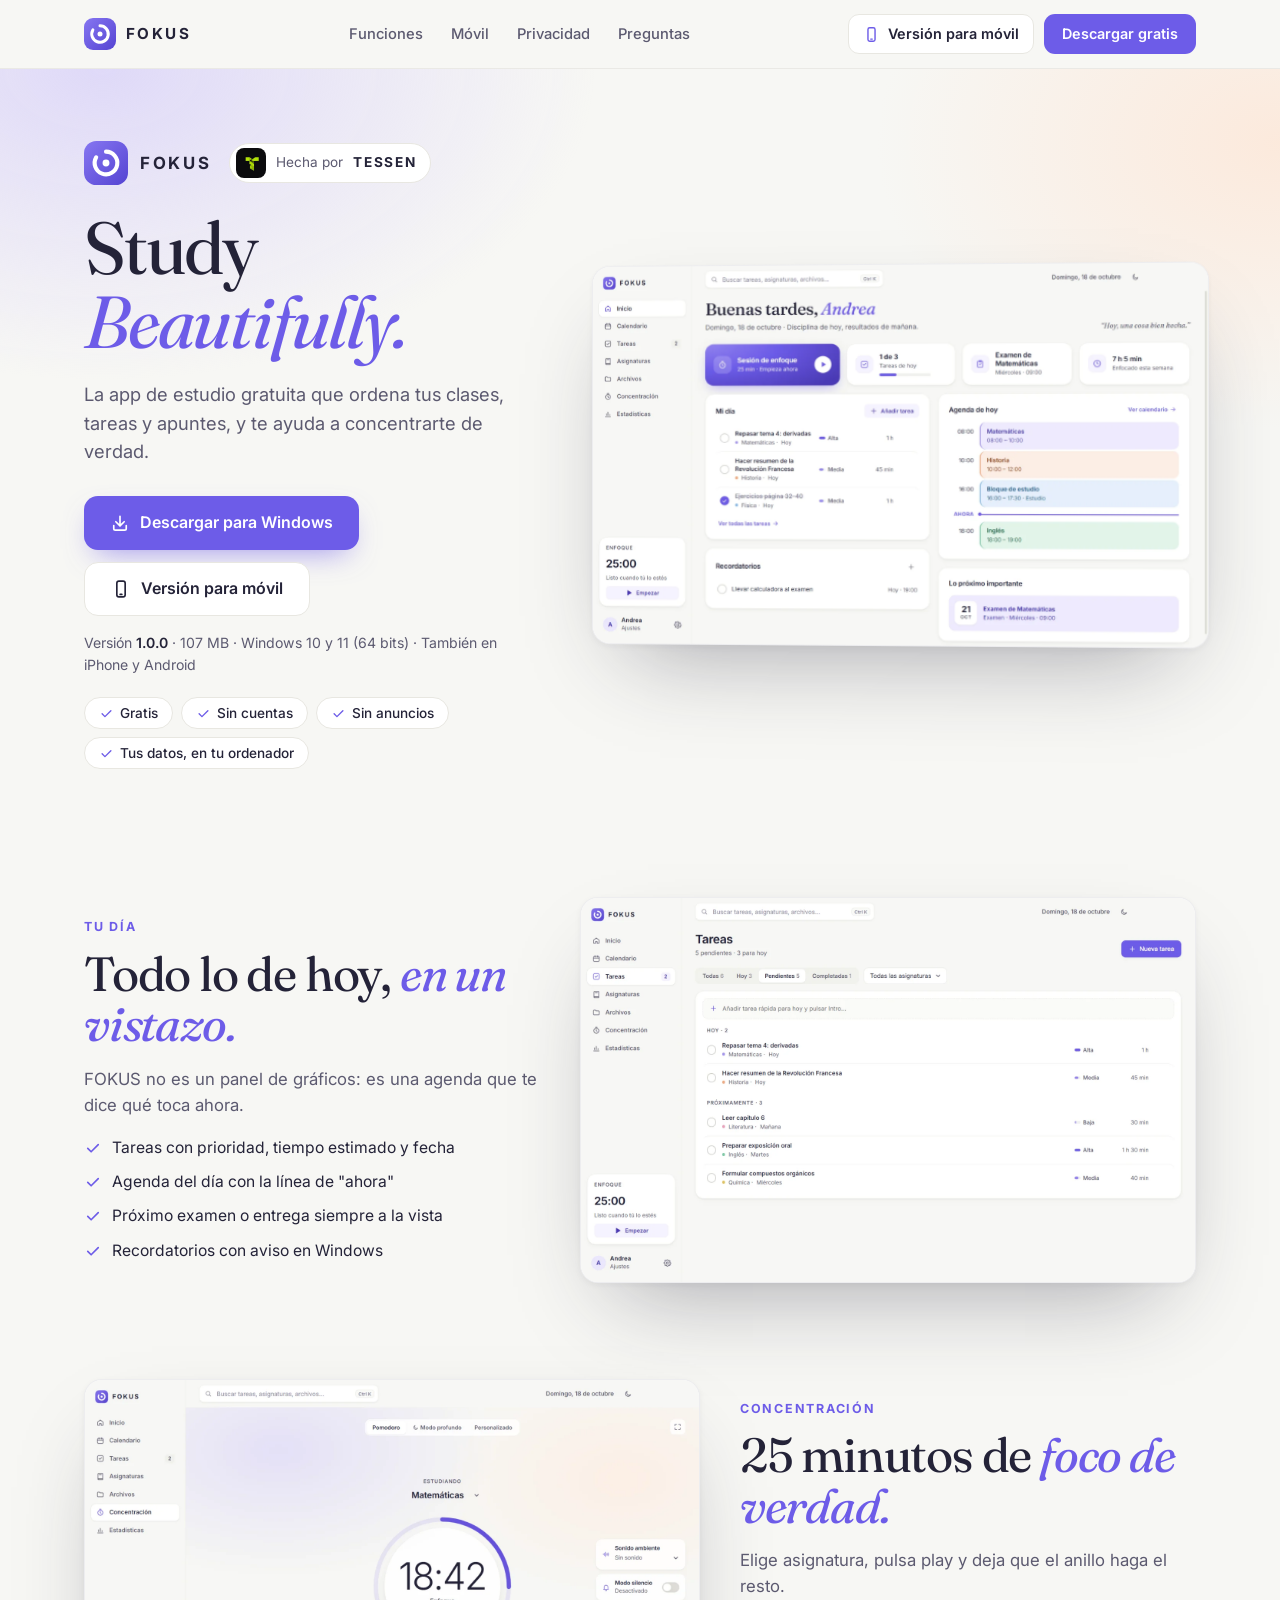
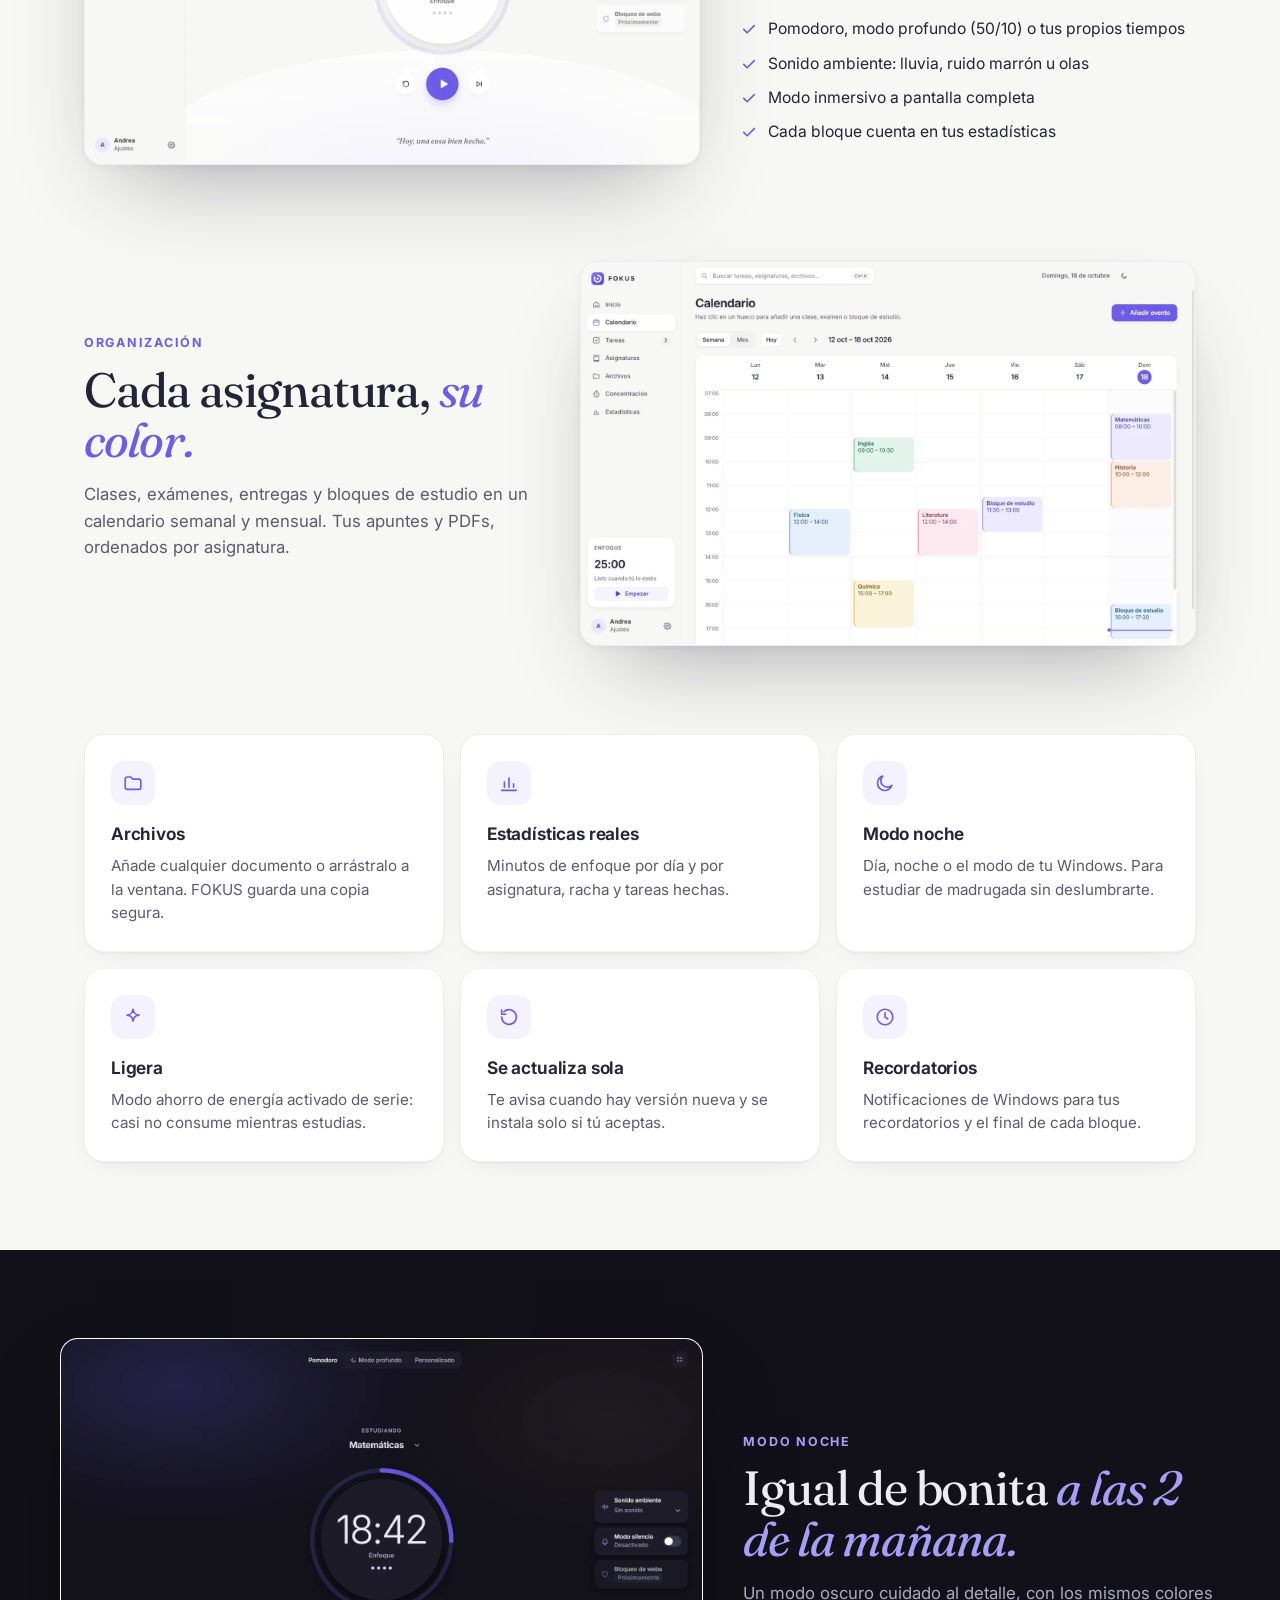
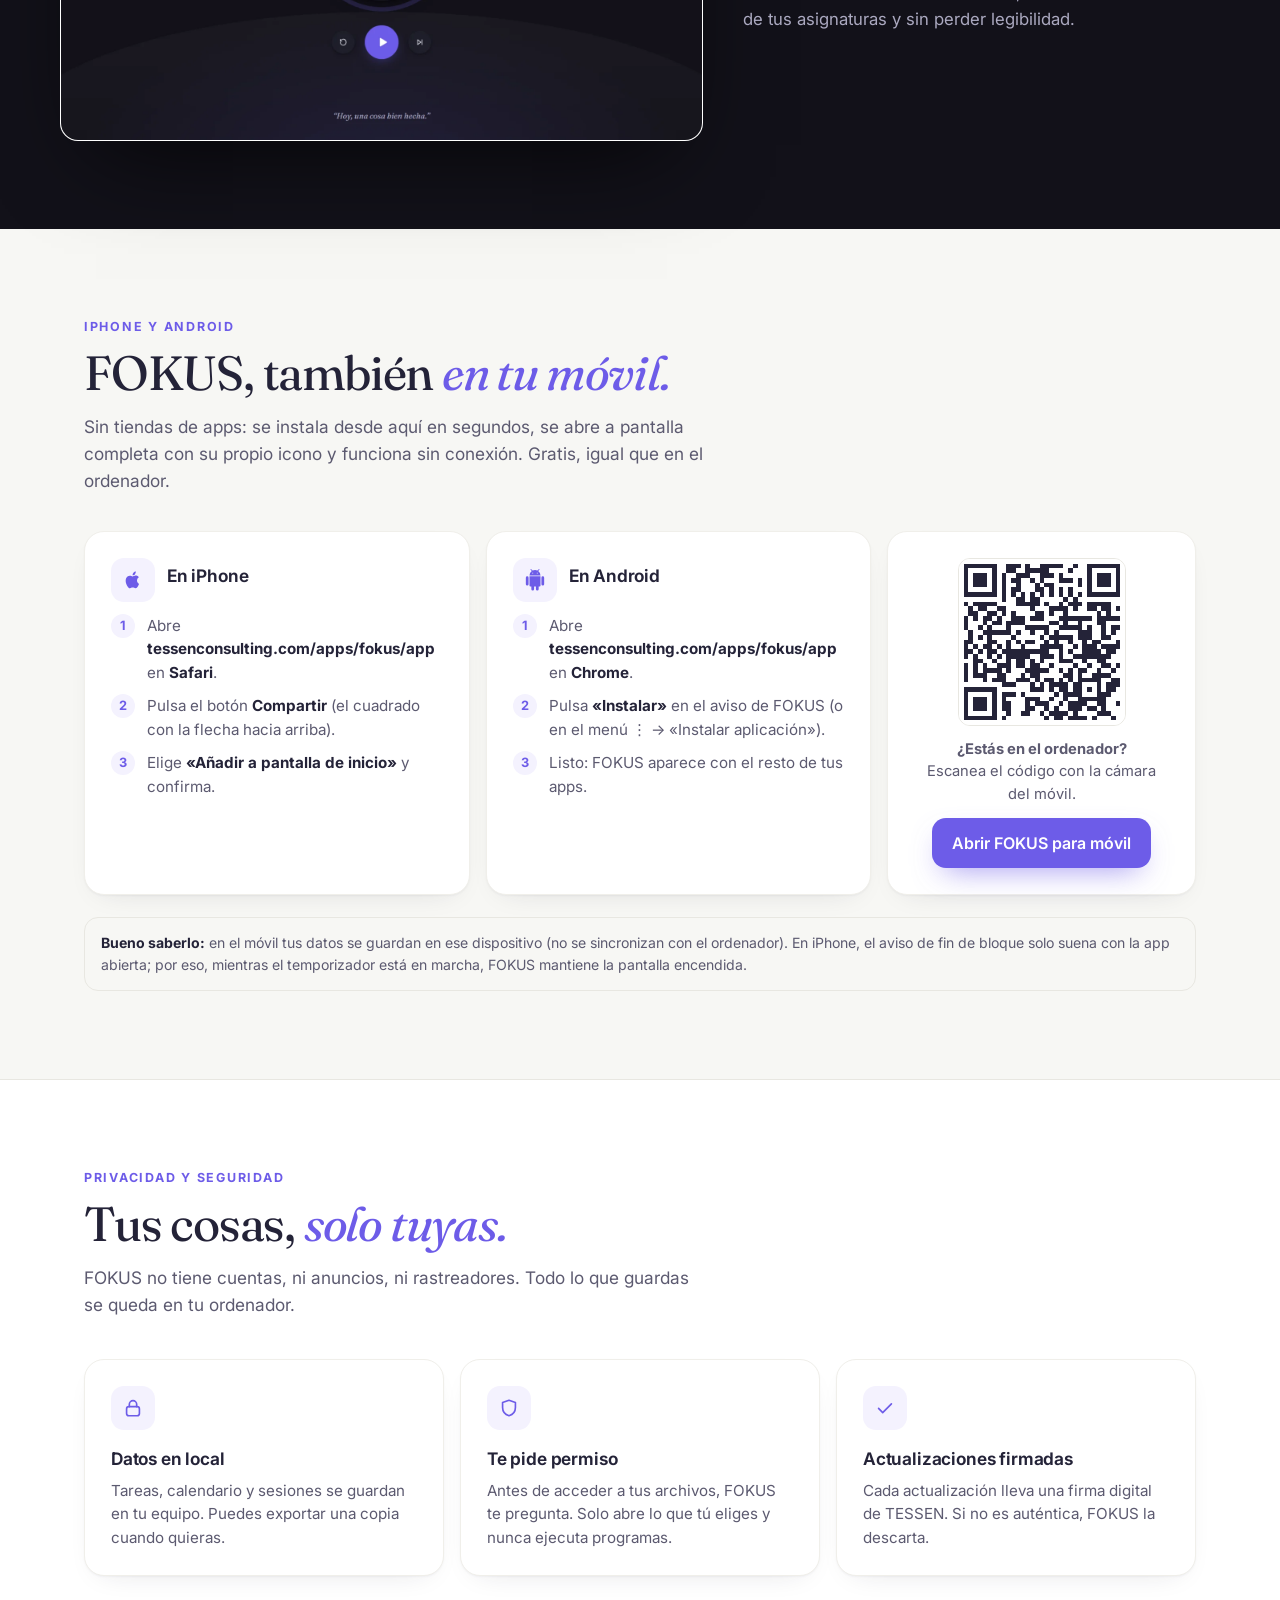
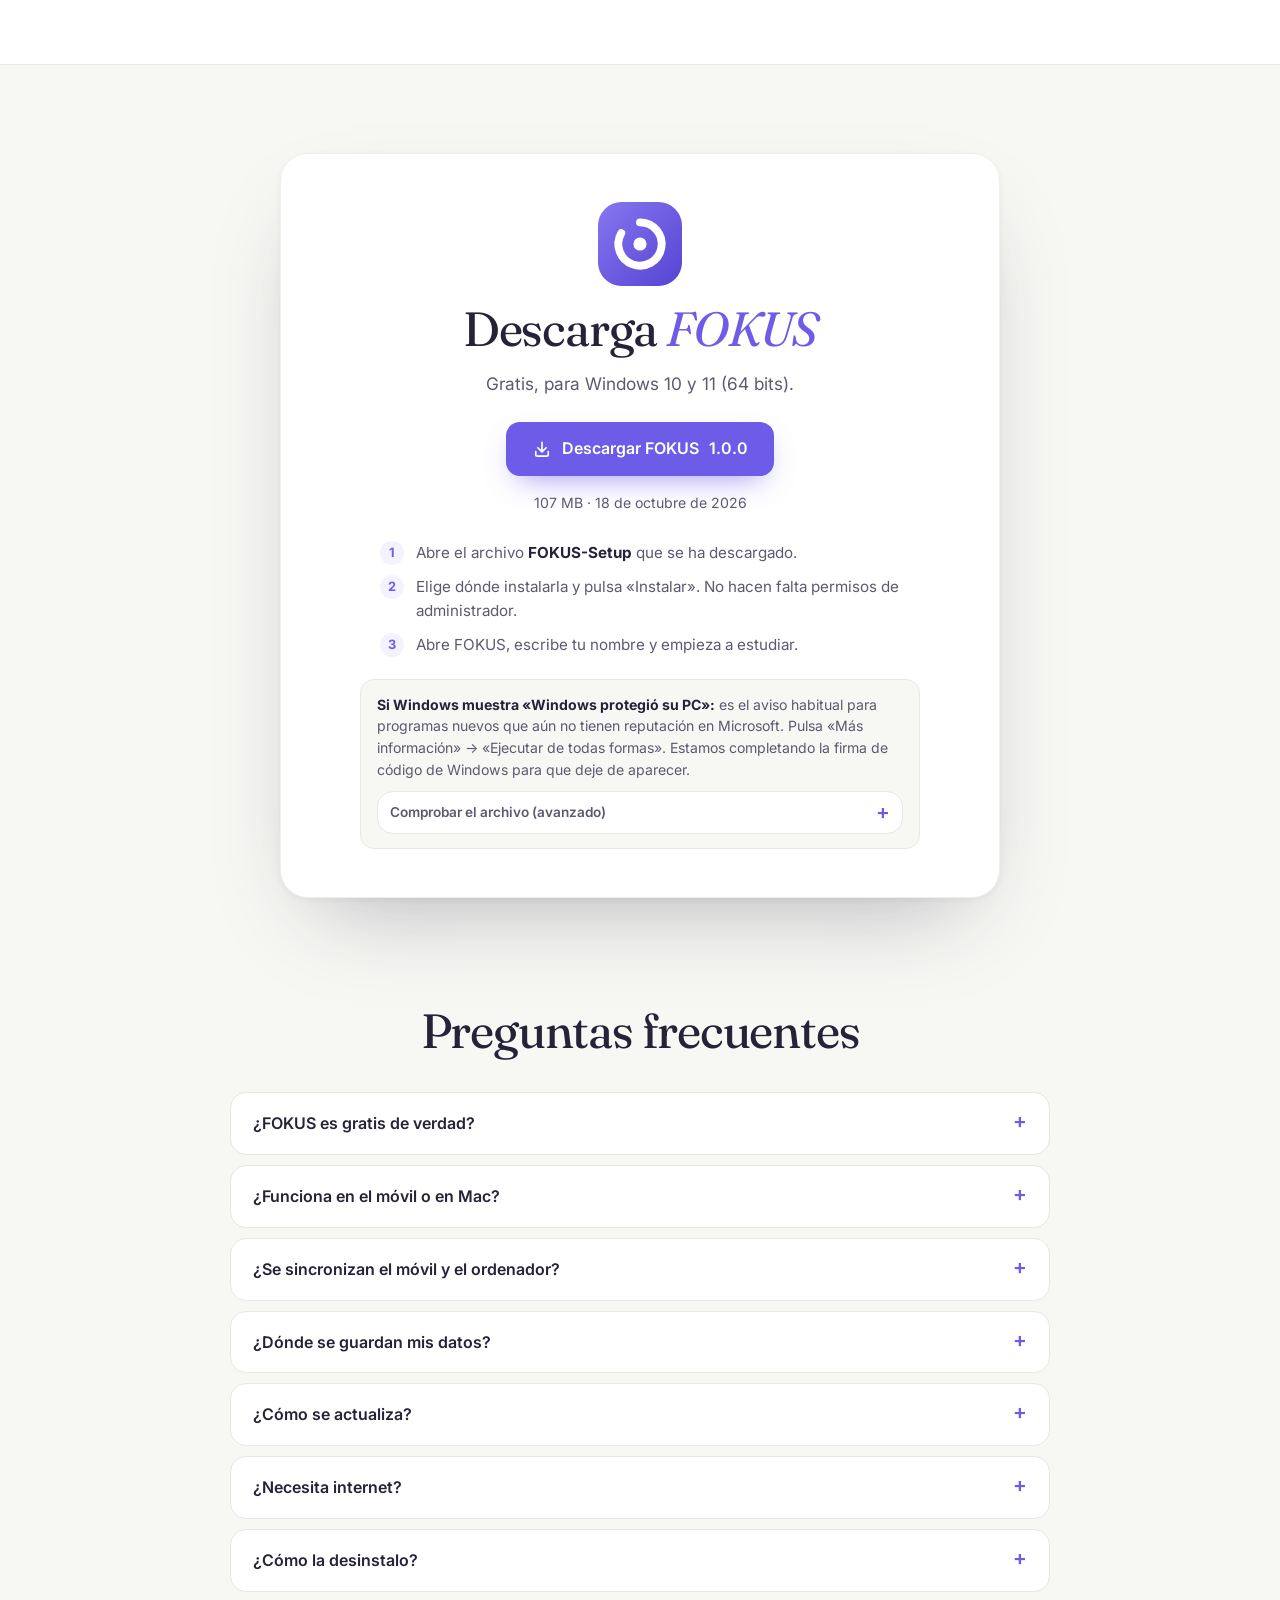
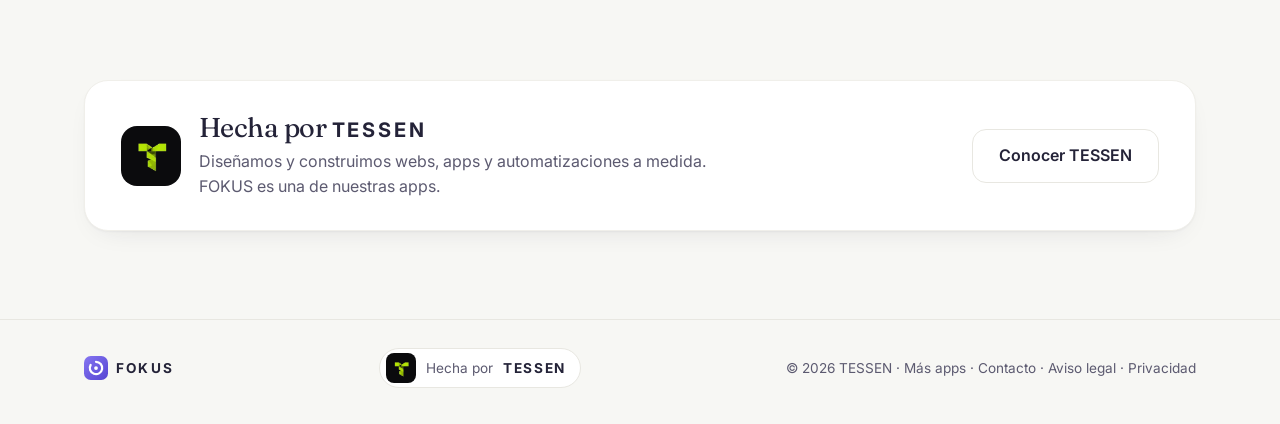
<file: apps/fokus/index.html>
<!doctype html>
<html lang="es">
<head>
<meta charset="UTF-8" />
<meta name="viewport" content="width=device-width, initial-scale=1" />
<title>FOKUS — App de estudio gratuita para Windows · TESSEN</title>
<meta name="description" content="FOKUS es una app de estudio gratuita para Windows: agenda del día, tareas, calendario, asignaturas y un temporizador de concentración. Sin cuentas ni anuncios. Hecha por TESSEN." />
<link rel="canonical" href="https://tessenconsulting.com/apps/fokus/" />
<link rel="icon" type="image/svg+xml" href="img/fokus-icon.svg" />
<link rel="apple-touch-icon" href="img/fokus-icon-256.png" />
<meta property="og:type" content="website" />
<meta property="og:site_name" content="TESSEN" />
<meta property="og:title" content="FOKUS — Study Beautifully" />
<meta property="og:description" content="La app de estudio gratuita para Windows. Agenda, tareas, calendario y concentración. Hecha por TESSEN." />
<meta property="og:image" content="https://tessenconsulting.com/apps/fokus/img/og-fokus.png" />
<meta property="og:image:width" content="1200" />
<meta property="og:image:height" content="630" />
<meta property="og:url" content="https://tessenconsulting.com/apps/fokus/" />
<meta name="twitter:card" content="summary_large_image" />
<meta name="twitter:image" content="https://tessenconsulting.com/apps/fokus/img/og-fokus.png" />
<link rel="preconnect" href="https://fonts.googleapis.com" />
<link rel="preconnect" href="https://fonts.gstatic.com" crossorigin />
<link href="https://fonts.googleapis.com/css2?family=Fraunces:ital,opsz,wght@0,9..144,400;0,9..144,500;1,9..144,400&family=Inter:wght@400;500;600;700&display=swap" rel="stylesheet" />
<script type="application/ld+json">
{
  "@context": "https://schema.org",
  "@type": "SoftwareApplication",
  "name": "FOKUS",
  "operatingSystem": "Windows 10, Windows 11, iOS, Android",
  "applicationCategory": "EducationalApplication",
  "description": "App de estudio gratuita: agenda del día, tareas, calendario, asignaturas y temporizador de concentración.",
  "offers": { "@type": "Offer", "price": "0", "priceCurrency": "EUR" },
  "image": "https://tessenconsulting.com/apps/fokus/img/og-fokus.png",
  "url": "https://tessenconsulting.com/apps/fokus/",
  "author": { "@type": "Organization", "name": "TESSEN", "url": "https://tessenconsulting.com/" }
}
</script>
<style>
  :root {
    /* FOKUS */
    --violet: #6D5CE8; --violet-600: #5B49D8; --violet-50: #F4F2FE; --violet-100: #EAE6FD;
    --bg: #F7F7F4; --surface: #FFFFFF; --ink: #242338; --ink-2: #5C5A70; --line: #E8E7E1;
    --serif: 'Fraunces', Georgia, serif; --sans: 'Inter', system-ui, -apple-system, 'Segoe UI', sans-serif;
  }
  * { box-sizing: border-box; margin: 0; padding: 0; }
  html { scroll-behavior: smooth; }
  body { background: var(--bg); color: var(--ink); font-family: var(--sans); line-height: 1.55; -webkit-font-smoothing: antialiased; overflow-x: hidden; }
  a { color: inherit; text-decoration: none; }
  img { max-width: 100%; height: auto; display: block; }
  .window img { width: 100%; }
  .wrap { max-width: 1160px; margin: 0 auto; padding: 0 24px; }
  :focus-visible { outline: 3px solid rgba(109, 92, 232, .45); outline-offset: 3px; border-radius: 8px; }

  /* ---------- Cabecera FOKUS ---------- */
  .top { position: sticky; top: 0; z-index: 50; background: rgba(247, 247, 244, .82); backdrop-filter: saturate(1.4) blur(14px); border-bottom: 1px solid rgba(232, 231, 225, .8); }
  .top .wrap { display: flex; align-items: center; justify-content: space-between; height: 68px; gap: 16px; }
  .top-logo { display: flex; align-items: center; gap: 10px; font-weight: 700; letter-spacing: .16em; font-size: .95rem; }
  .top-logo img { width: 32px; height: 32px; }
  .top-nav { display: flex; align-items: center; gap: 28px; font-size: .92rem; font-weight: 500; color: var(--ink-2); }
  .top-nav a:hover { color: var(--violet); }
  .top-cta { display: inline-flex; align-items: center; height: 40px; padding: 0 18px; border-radius: 11px; background: var(--violet); color: #fff; font-weight: 600; font-size: .9rem; white-space: nowrap; }
  .top-cta:hover { background: var(--violet-600); }
  .top-actions { display: flex; align-items: center; gap: 10px; }
  .top-mobile { display: inline-flex; align-items: center; gap: 8px; height: 40px; padding: 0 14px; border-radius: 11px; border: 1px solid var(--line); background: var(--surface); color: var(--ink); font-weight: 600; font-size: .9rem; white-space: nowrap; }
  .top-mobile svg { width: 17px; height: 17px; color: var(--violet); }
  .top-mobile:hover { border-color: #c9c2f6; color: var(--violet); }
  @media (max-width: 520px) { .top-mobile { display: none; } }
  @media (max-width: 760px) { .top-nav { display: none; } }

  /* ---------- Sello "Hecha por TESSEN" ---------- */
  .tessen-tile { width: 30px; height: 30px; border-radius: 8px; background: #0b0b0d; display: grid; place-items: center; flex: none; }
  .tessen-tile img { width: 72%; height: 72%; object-fit: contain; }
  .by { display: inline-flex; align-items: center; gap: 10px; height: 40px; padding: 0 14px 0 6px; border-radius: 999px; background: var(--surface); border: 1px solid var(--line); font-size: .85rem; color: var(--ink-2); transition: border-color .2s; }
  .by b { color: var(--ink); letter-spacing: .12em; font-weight: 700; }
  .by:hover { border-color: #c9c2f6; }

  /* ---------- Botones FOKUS ---------- */
  .btn { display: inline-flex; align-items: center; justify-content: center; gap: 10px; height: 54px; padding: 0 26px; border-radius: 14px; font-weight: 600; font-size: 1rem; transition: transform .15s ease, box-shadow .2s ease, background .2s ease; }
  .btn svg { width: 20px; height: 20px; flex: none; }
  .btn-primary { background: var(--violet); color: #fff; box-shadow: 0 12px 30px -12px rgba(109, 92, 232, .7); }
  .btn-primary:hover { background: var(--violet-600); transform: translateY(-1px); }
  .btn-ghost { background: var(--surface); color: var(--ink); border: 1px solid var(--line); }
  .btn-ghost:hover { border-color: #c9c2f6; }

  /* ---------- Hero ---------- */
  .hero { position: relative; padding: 72px 0 40px; overflow: hidden;
    background: radial-gradient(55% 60% at 8% 0%, rgba(213, 205, 250, .7), transparent 70%), radial-gradient(45% 55% at 100% 10%, rgba(253, 230, 214, .8), transparent 70%); }
  .hero-grid { display: grid; grid-template-columns: 1fr; gap: 48px; align-items: center; }
  @media (min-width: 980px) { .hero-grid { grid-template-columns: 460px 1fr; } }
  .brand-row { display: flex; flex-wrap: wrap; align-items: center; gap: 14px 18px; margin-bottom: 26px; }
  .brand { display: inline-flex; align-items: center; gap: 12px; font-weight: 700; letter-spacing: .16em; font-size: 1.05rem; }
  .brand img { width: 44px; height: 44px; }
  h1 { font-family: var(--serif); font-weight: 420; font-size: clamp(2.8rem, 7vw, 4.6rem); line-height: 1; letter-spacing: -.03em; margin-bottom: 22px; }
  h1 em, h2 em { color: var(--violet); }
  .lead { font-size: 1.15rem; color: var(--ink-2); max-width: 470px; margin-bottom: 30px; }
  .actions { display: flex; flex-wrap: wrap; gap: 12px; margin-bottom: 16px; }
  .meta { font-size: .88rem; color: var(--ink-2); }
  .meta b { color: var(--ink); font-weight: 600; }
  .chips { display: flex; flex-wrap: wrap; gap: 8px; margin-top: 22px; }
  .chip { display: inline-flex; align-items: center; gap: 6px; height: 32px; padding: 0 14px; border-radius: 999px; background: var(--surface); border: 1px solid var(--line); font-size: .85rem; font-weight: 500; }
  .chip svg { width: 15px; height: 15px; color: var(--violet); }
  .window { border-radius: 18px; overflow: hidden; background: var(--surface); border: 1px solid rgba(36, 35, 56, .08); box-shadow: 0 2px 6px rgba(36, 35, 56, .05), 0 40px 90px -36px rgba(36, 35, 56, .4); }
  .hero .window { transform: perspective(1800px) rotateY(-4deg); transform-origin: left center; }
  @media (max-width: 979px) { .hero .window { transform: none; } }

  /* ---------- Secciones ---------- */
  section { padding: 88px 0; }
  .eyebrow { font-size: .78rem; font-weight: 700; letter-spacing: .14em; text-transform: uppercase; color: var(--violet); margin-bottom: 12px; display: block; }
  h2 { font-family: var(--serif); font-weight: 420; font-size: clamp(2rem, 4.4vw, 3rem); line-height: 1.05; letter-spacing: -.025em; margin-bottom: 16px; }
  .sub { color: var(--ink-2); font-size: 1.08rem; max-width: 620px; }
  .feature { display: grid; grid-template-columns: 1fr; gap: 40px; align-items: center; padding: 48px 0; }
  @media (min-width: 900px) { .feature { grid-template-columns: 1fr 1.35fr; } .feature.rev { grid-template-columns: 1.35fr 1fr; } .feature.rev .txt { order: 2; } }
  .feature .txt p { color: var(--ink-2); font-size: 1.05rem; margin-bottom: 14px; }
  .feature ul { list-style: none; display: grid; gap: 10px; margin-top: 18px; }
  .feature li { display: flex; gap: 10px; align-items: flex-start; font-size: .98rem; }
  .feature li svg { width: 18px; height: 18px; color: var(--violet); flex: none; margin-top: 3px; }
  .grid3 { display: grid; grid-template-columns: 1fr; gap: 16px; margin-top: 40px; }
  @media (min-width: 700px) { .grid3 { grid-template-columns: 1fr 1fr; } }
  @media (min-width: 1000px) { .grid3 { grid-template-columns: repeat(3, 1fr); } }
  .card { background: var(--surface); border: 1px solid #F0EFEA; border-radius: 20px; padding: 26px; box-shadow: 0 1px 2px rgba(36, 35, 56, .04), 0 10px 30px -18px rgba(36, 35, 56, .18); }
  .card .ico { width: 44px; height: 44px; border-radius: 13px; background: var(--violet-50); color: var(--violet); display: grid; place-items: center; margin-bottom: 16px; }
  .card .ico svg { width: 22px; height: 22px; }
  .card h3 { font-size: 1.08rem; font-weight: 650; margin-bottom: 6px; letter-spacing: -.01em; }
  .card p { color: var(--ink-2); font-size: .95rem; }
  .night { background: #121119; color: #EDECF6; }
  .night .sub, .night .feature .txt p { color: #ABA9C0; }
  .night .eyebrow { color: #A99DF8; }
  .night h2 em { color: #A99DF8; }
  .night .window { border-color: rgba(255, 255, 255, .06); box-shadow: 0 40px 90px -36px rgba(0, 0, 0, .8); }
  .private { background: var(--surface); border-top: 1px solid var(--line); border-bottom: 1px solid var(--line); }

  /* ---------- Móvil ---------- */
  .mob-grid { display: grid; grid-template-columns: 1fr; gap: 16px; margin-top: 36px; }
  @media (min-width: 900px) { .mob-grid { grid-template-columns: minmax(0, 1fr) minmax(0, 1fr) minmax(240px, 0.8fr); } }
  .mob-qr .btn { white-space: normal; height: auto; min-height: 50px; padding: 12px 20px; text-align: center; }
  .mob-head { display: flex; align-items: center; gap: 12px; margin-bottom: 4px; }
  .mob-head .ico { margin: 0; }
  .mob-card .steps { margin-top: 12px; }
  .mob-qr { display: grid; justify-items: center; text-align: center; gap: 12px; align-content: center; }
  .mob-qr img { width: 168px; height: 168px; border-radius: 12px; border: 1px solid var(--line); }
  .mob-qr p { color: var(--ink-2); font-size: .92rem; }
  @media (max-width: 899px) { .mob-qr img, .mob-qr p { display: none; } }

  /* ---------- Descarga ---------- */
  .download { text-align: center; }
  .download-box { max-width: 720px; margin: 0 auto; background: var(--surface); border-radius: 28px; padding: 48px 32px; box-shadow: 0 2px 6px rgba(36, 35, 56, .05), 0 40px 90px -40px rgba(36, 35, 56, .35); border: 1px solid #F0EFEA; }
  .download-box img { width: 84px; height: 84px; margin: 0 auto 18px; }
  .download-box .actions { justify-content: center; margin-top: 24px; }
  .steps { text-align: left; margin: 28px auto 0; max-width: 520px; display: grid; gap: 10px; counter-reset: s; }
  [hidden] { display: none !important; }
  .steps li { list-style: none; position: relative; padding-left: 36px; min-height: 24px; font-size: .95rem; color: var(--ink-2); }
  .steps li::before { counter-increment: s; content: counter(s); position: absolute; left: 0; top: 0; width: 24px; height: 24px; border-radius: 50%; background: var(--violet-50); color: var(--violet); font-weight: 700; font-size: .8rem; display: grid; place-items: center; }
  .steps b { color: var(--ink); }
  .note { margin: 22px auto 0; max-width: 560px; text-align: left; font-size: .88rem; color: var(--ink-2); background: var(--bg); border-radius: 14px; padding: 14px 16px; border: 1px solid var(--line); }
  .note b { color: var(--ink); }
  .hash { font-family: ui-monospace, Consolas, monospace; font-size: .72rem; word-break: break-all; color: var(--ink-2); }

  /* ---------- FAQ ---------- */
  .faq { max-width: 820px; margin: 36px auto 0; display: grid; gap: 10px; }
  details { background: var(--surface); border: 1px solid var(--line); border-radius: 16px; padding: 18px 22px; }
  summary { cursor: pointer; font-weight: 600; list-style: none; display: flex; justify-content: space-between; gap: 12px; }
  summary::-webkit-details-marker { display: none; }
  summary::after { content: '+'; color: var(--violet); font-size: 1.3rem; line-height: 1; }
  details[open] summary::after { content: '−'; }
  details p { color: var(--ink-2); margin-top: 10px; font-size: .97rem; }

  /* ---------- Hecha por TESSEN + pie ---------- */
  .made { padding: 0 0 88px; }
  .made-box { display: flex; flex-wrap: wrap; align-items: center; justify-content: space-between; gap: 24px; padding: 32px 36px; border-radius: 24px; background: var(--surface); border: 1px solid #F0EFEA; box-shadow: 0 1px 2px rgba(36, 35, 56, .04), 0 10px 30px -18px rgba(36, 35, 56, .18); }
  .made-box .who { display: flex; align-items: center; gap: 18px; }
  .made-box .tessen-tile { width: 60px; height: 60px; border-radius: 16px; }
  .made-box h3 { font-family: var(--serif); font-weight: 420; font-size: 1.7rem; letter-spacing: -.02em; line-height: 1.1; }
  .made-box h3 b { font-family: var(--sans); font-weight: 700; letter-spacing: .14em; font-size: 1.25rem; }
  .made-box p { color: var(--ink-2); max-width: 520px; margin-top: 6px; }
  footer { border-top: 1px solid var(--line); padding: 28px 0 36px; font-size: .85rem; color: var(--ink-2); }
  footer .wrap { display: flex; flex-wrap: wrap; align-items: center; justify-content: space-between; gap: 14px; }
  footer .f-logo { display: flex; align-items: center; gap: 8px; font-weight: 700; letter-spacing: .16em; color: var(--ink); }
  footer .f-logo img { width: 24px; height: 24px; }
  footer a:hover { color: var(--violet); }
</style>
</head>
<body>

<header class="top">
  <div class="wrap">
    <a href="#" class="top-logo" aria-label="FOKUS, inicio"><img src="img/fokus-icon.svg" alt="" />FOKUS</a>
    <nav class="top-nav" aria-label="Secciones">
      <a href="#funciones">Funciones</a><a href="#movil">Móvil</a><a href="#privacidad">Privacidad</a><a href="#preguntas">Preguntas</a>
    </nav>
    <div class="top-actions">
      <a href="app/" class="top-mobile" data-top-mobile><svg viewBox="0 0 24 24" fill="none" stroke="currentColor" stroke-width="2" stroke-linecap="round" stroke-linejoin="round"><rect x="7" y="2.5" width="10" height="19" rx="2.5"/><path d="M11 18.5h2"/></svg>Versión para móvil</a>
      <a href="#descargar" class="top-cta">Descargar gratis</a>
    </div>
  </div>
</header>

<main>
  <!-- HERO -->
  <section class="hero">
    <div class="wrap hero-grid">
      <div>
        <div class="brand-row"><div class="brand"><img src="img/fokus-icon.svg" alt="" />FOKUS</div>
          <a class="by" href="../../index.html"><span class="tessen-tile"><img src="../../assets/tessen/logo-icon.png" alt="" /></span>Hecha por <b>TESSEN</b></a></div>
        <h1>Study <em>Beautifully.</em></h1>
        <p class="lead">La app de estudio gratuita que ordena tus clases, tareas y apuntes, y te ayuda a concentrarte de verdad.</p>
        <div class="actions">
          <a class="btn btn-primary" data-mobile-cta href="app/" hidden>
            <svg viewBox="0 0 24 24" fill="none" stroke="currentColor" stroke-width="2" stroke-linecap="round" stroke-linejoin="round"><rect x="7" y="2.5" width="10" height="19" rx="2.5"/><path d="M11 18.5h2"/></svg>
            Usar FOKUS en el móvil</a>
          <a class="btn btn-primary" data-download href="https://github.com/ParceHD/tessen-web/releases/download/fokus-v1.0.0/FOKUS-Setup-1.0.0.exe">
            <svg viewBox="0 0 24 24" fill="none" stroke="currentColor" stroke-width="2" stroke-linecap="round" stroke-linejoin="round"><path d="M12 4v11.5M7 10.5l5 5 5-5M4.5 15v3.5a2 2 0 0 0 2 2h11a2 2 0 0 0 2-2V15"/></svg>
            Descargar para Windows</a>
          <a class="btn btn-ghost" data-secondary href="app/">
            <svg viewBox="0 0 24 24" fill="none" stroke="currentColor" stroke-width="2" stroke-linecap="round" stroke-linejoin="round"><rect x="7" y="2.5" width="10" height="19" rx="2.5"/><path d="M11 18.5h2"/></svg>
            Versión para móvil</a>
        </div>
        <p class="meta" data-meta>Versión <b data-version>1.0.0</b> · <span data-size>107</span> MB · Windows 10 y 11 (64 bits) · También en iPhone y Android</p>
        <div class="chips">
          <span class="chip"><svg viewBox="0 0 24 24" fill="none" stroke="currentColor" stroke-width="2.2" stroke-linecap="round" stroke-linejoin="round"><path d="m5 12.5 4.5 4.5L19 7.5"/></svg>Gratis</span>
          <span class="chip"><svg viewBox="0 0 24 24" fill="none" stroke="currentColor" stroke-width="2.2" stroke-linecap="round" stroke-linejoin="round"><path d="m5 12.5 4.5 4.5L19 7.5"/></svg>Sin cuentas</span>
          <span class="chip"><svg viewBox="0 0 24 24" fill="none" stroke="currentColor" stroke-width="2.2" stroke-linecap="round" stroke-linejoin="round"><path d="m5 12.5 4.5 4.5L19 7.5"/></svg>Sin anuncios</span>
          <span class="chip"><svg viewBox="0 0 24 24" fill="none" stroke="currentColor" stroke-width="2.2" stroke-linecap="round" stroke-linejoin="round"><path d="m5 12.5 4.5 4.5L19 7.5"/></svg>Tus datos, en tu ordenador</span>
        </div>
      </div>
      <div class="window"><img src="img/inicio.webp" width="1600" height="1000" alt="Pantalla de inicio de FOKUS con las tareas del día, la agenda y una sesión de enfoque" fetchpriority="high" /></div>
    </div>
  </section>

  <!-- FUNCIONES -->
  <section id="funciones" style="padding-top:40px">
    <div class="wrap">
      <div class="feature">
        <div class="txt">
          <span class="eyebrow">Tu día</span>
          <h2>Todo lo de hoy, <em>en un vistazo.</em></h2>
          <p>FOKUS no es un panel de gráficos: es una agenda que te dice qué toca ahora.</p>
          <ul>
            <li><svg viewBox="0 0 24 24" fill="none" stroke="currentColor" stroke-width="2.2" stroke-linecap="round" stroke-linejoin="round"><path d="m5 12.5 4.5 4.5L19 7.5"/></svg>Tareas con prioridad, tiempo estimado y fecha</li>
            <li><svg viewBox="0 0 24 24" fill="none" stroke="currentColor" stroke-width="2.2" stroke-linecap="round" stroke-linejoin="round"><path d="m5 12.5 4.5 4.5L19 7.5"/></svg>Agenda del día con la línea de "ahora"</li>
            <li><svg viewBox="0 0 24 24" fill="none" stroke="currentColor" stroke-width="2.2" stroke-linecap="round" stroke-linejoin="round"><path d="m5 12.5 4.5 4.5L19 7.5"/></svg>Próximo examen o entrega siempre a la vista</li>
            <li><svg viewBox="0 0 24 24" fill="none" stroke="currentColor" stroke-width="2.2" stroke-linecap="round" stroke-linejoin="round"><path d="m5 12.5 4.5 4.5L19 7.5"/></svg>Recordatorios con aviso en Windows</li>
          </ul>
        </div>
        <div class="window"><img src="img/tareas.webp" loading="lazy" width="1600" height="1000" alt="Lista de tareas de FOKUS agrupadas por hoy y próximamente" /></div>
      </div>

      <div class="feature rev">
        <div class="txt">
          <span class="eyebrow">Concentración</span>
          <h2>25 minutos de <em>foco de verdad.</em></h2>
          <p>Elige asignatura, pulsa play y deja que el anillo haga el resto.</p>
          <ul>
            <li><svg viewBox="0 0 24 24" fill="none" stroke="currentColor" stroke-width="2.2" stroke-linecap="round" stroke-linejoin="round"><path d="m5 12.5 4.5 4.5L19 7.5"/></svg>Pomodoro, modo profundo (50/10) o tus propios tiempos</li>
            <li><svg viewBox="0 0 24 24" fill="none" stroke="currentColor" stroke-width="2.2" stroke-linecap="round" stroke-linejoin="round"><path d="m5 12.5 4.5 4.5L19 7.5"/></svg>Sonido ambiente: lluvia, ruido marrón u olas</li>
            <li><svg viewBox="0 0 24 24" fill="none" stroke="currentColor" stroke-width="2.2" stroke-linecap="round" stroke-linejoin="round"><path d="m5 12.5 4.5 4.5L19 7.5"/></svg>Modo inmersivo a pantalla completa</li>
            <li><svg viewBox="0 0 24 24" fill="none" stroke="currentColor" stroke-width="2.2" stroke-linecap="round" stroke-linejoin="round"><path d="m5 12.5 4.5 4.5L19 7.5"/></svg>Cada bloque cuenta en tus estadísticas</li>
          </ul>
        </div>
        <div class="window"><img src="img/concentracion.webp" loading="lazy" width="1600" height="1000" alt="Temporizador de concentración de FOKUS" /></div>
      </div>

      <div class="feature">
        <div class="txt">
          <span class="eyebrow">Organización</span>
          <h2>Cada asignatura, <em>su color.</em></h2>
          <p>Clases, exámenes, entregas y bloques de estudio en un calendario semanal y mensual. Tus apuntes y PDFs, ordenados por asignatura.</p>
        </div>
        <div class="window"><img src="img/calendario.webp" loading="lazy" width="1600" height="1000" alt="Calendario semanal de FOKUS con las clases por colores" /></div>
      </div>

      <div class="grid3">
        <div class="card"><div class="ico"><svg viewBox="0 0 24 24" fill="none" stroke="currentColor" stroke-width="1.8" stroke-linecap="round" stroke-linejoin="round"><path d="M3.5 7.5A2 2 0 0 1 5.5 5.5h4l2 2.2h7a2 2 0 0 1 2 2V17a2 2 0 0 1-2 2h-13a2 2 0 0 1-2-2z"/></svg></div><h3>Archivos</h3><p>Añade cualquier documento o arrástralo a la ventana. FOKUS guarda una copia segura.</p></div>
        <div class="card"><div class="ico"><svg viewBox="0 0 24 24" fill="none" stroke="currentColor" stroke-width="1.8" stroke-linecap="round" stroke-linejoin="round"><path d="M4 20h16M7 16.5V11M12 16.5V6.5M17 16.5v-3.5"/></svg></div><h3>Estadísticas reales</h3><p>Minutos de enfoque por día y por asignatura, racha y tareas hechas.</p></div>
        <div class="card"><div class="ico"><svg viewBox="0 0 24 24" fill="none" stroke="currentColor" stroke-width="1.8" stroke-linecap="round" stroke-linejoin="round"><path d="M19.5 14.5A8 8 0 1 1 9.5 4.5a6.5 6.5 0 0 0 10 10z"/></svg></div><h3>Modo noche</h3><p>Día, noche o el modo de tu Windows. Para estudiar de madrugada sin deslumbrarte.</p></div>
        <div class="card"><div class="ico"><svg viewBox="0 0 24 24" fill="none" stroke="currentColor" stroke-width="1.8" stroke-linecap="round" stroke-linejoin="round"><path d="M12 3.5c.6 4.4 2.1 5.9 6.5 6.5-4.4.6-5.9 2.1-6.5 6.5-.6-4.4-2.1-5.9-6.5-6.5 4.4-.6 5.9-2.1 6.5-6.5z"/></svg></div><h3>Ligera</h3><p>Modo ahorro de energía activado de serie: casi no consume mientras estudias.</p></div>
        <div class="card"><div class="ico"><svg viewBox="0 0 24 24" fill="none" stroke="currentColor" stroke-width="1.8" stroke-linecap="round" stroke-linejoin="round"><path d="M4 12a8 8 0 1 0 2.4-5.7"/><path d="M4 4.5V9h4.5"/></svg></div><h3>Se actualiza sola</h3><p>Te avisa cuando hay versión nueva y se instala solo si tú aceptas.</p></div>
        <div class="card"><div class="ico"><svg viewBox="0 0 24 24" fill="none" stroke="currentColor" stroke-width="1.8" stroke-linecap="round" stroke-linejoin="round"><circle cx="12" cy="12" r="8.5"/><path d="M12 7.5V12l3 2"/></svg></div><h3>Recordatorios</h3><p>Notificaciones de Windows para tus recordatorios y el final de cada bloque.</p></div>
      </div>
    </div>
  </section>

  <!-- MODO NOCHE -->
  <section class="night">
    <div class="wrap feature rev" style="padding:0">
      <div class="txt">
        <span class="eyebrow">Modo noche</span>
        <h2>Igual de bonita <em>a las 2 de la mañana.</em></h2>
        <p>Un modo oscuro cuidado al detalle, con los mismos colores de tus asignaturas y sin perder legibilidad.</p>
      </div>
      <div class="window"><img src="img/concentracion-noche.webp" loading="lazy" width="1600" height="1000" alt="FOKUS en modo noche" /></div>
    </div>
  </section>

  <!-- MÓVIL -->
  <section id="movil">
    <div class="wrap">
      <span class="eyebrow">iPhone y Android</span>
      <h2>FOKUS, también <em>en tu móvil.</em></h2>
      <p class="sub">Sin tiendas de apps: se instala desde aquí en segundos, se abre a pantalla completa con su propio icono y funciona sin conexión. Gratis, igual que en el ordenador.</p>
      <div class="mob-grid">
        <div class="card mob-card">
          <div class="mob-head"><span class="ico"><svg viewBox="0 0 24 24" fill="currentColor"><path d="M16.4 12.6c0-2.4 2-3.5 2-3.6-1.1-1.6-2.8-1.8-3.4-1.8-1.4-.1-2.8.9-3.5.9-.7 0-1.8-.8-3-.8-1.5 0-2.9.9-3.7 2.3-1.6 2.8-.4 6.9 1.1 9.1.8 1.1 1.7 2.3 2.8 2.3 1.1 0 1.6-.7 3-.7s1.8.7 3 .7 2-1.1 2.7-2.2c.9-1.3 1.2-2.5 1.2-2.6 0 0-2.3-.9-2.3-3.6zM14.2 5.6c.6-.8 1-1.8.9-2.8-.9 0-2 .6-2.6 1.4-.6.7-1.1 1.7-.9 2.7 1 .1 2-.5 2.6-1.3z"/></svg></span><h3>En iPhone</h3></div>
          <ol class="steps">
            <li>Abre <b>tessenconsulting.com/apps/fokus/app</b> en <b>Safari</b>.</li>
            <li>Pulsa el botón <b>Compartir</b> (el cuadrado con la flecha hacia arriba).</li>
            <li>Elige <b>«Añadir a pantalla de inicio»</b> y confirma.</li>
          </ol>
        </div>
        <div class="card mob-card">
          <div class="mob-head"><span class="ico"><svg viewBox="0 0 24 24" fill="currentColor"><path d="M6 18a1 1 0 0 0 1 1h1v3a1.5 1.5 0 0 0 3 0v-3h2v3a1.5 1.5 0 0 0 3 0v-3h1a1 1 0 0 0 1-1V8H6zM3.5 8A1.5 1.5 0 0 0 2 9.5v7a1.5 1.5 0 0 0 3 0v-7A1.5 1.5 0 0 0 3.5 8zm17 0A1.5 1.5 0 0 0 19 9.5v7a1.5 1.5 0 0 0 3 0v-7A1.5 1.5 0 0 0 20.5 8zM15.5 2.2l1.3-1.3a.5.5 0 0 0-.7-.7l-1.5 1.5A6.6 6.6 0 0 0 12 1.2c-.9 0-1.8.2-2.6.5L7.9.2a.5.5 0 0 0-.7.7l1.3 1.3A5.9 5.9 0 0 0 6 7h12a5.9 5.9 0 0 0-2.5-4.8zM10 5H9V4h1zm5 0h-1V4h1z"/></svg></span><h3>En Android</h3></div>
          <ol class="steps">
            <li>Abre <b>tessenconsulting.com/apps/fokus/app</b> en <b>Chrome</b>.</li>
            <li>Pulsa <b>«Instalar»</b> en el aviso de FOKUS (o en el menú ⋮ → «Instalar aplicación»).</li>
            <li>Listo: FOKUS aparece con el resto de tus apps.</li>
          </ol>
        </div>
        <div class="card mob-card mob-qr">
          <img src="img/qr-app.svg" alt="Código QR para abrir FOKUS en el móvil" width="168" height="168" />
          <p><b>¿Estás en el ordenador?</b><br>Escanea el código con la cámara del móvil.</p>
          <a class="btn btn-primary" href="app/">Abrir FOKUS para móvil</a>
        </div>
      </div>
      <p class="note" style="margin:22px 0 0;max-width:none"><b>Bueno saberlo:</b> en el móvil tus datos se guardan en ese dispositivo (no se sincronizan con el ordenador). En iPhone, el aviso de fin de bloque solo suena con la app abierta; por eso, mientras el temporizador está en marcha, FOKUS mantiene la pantalla encendida.</p>
    </div>
  </section>

  <!-- PRIVACIDAD -->
  <section class="private" id="privacidad">
    <div class="wrap">
      <span class="eyebrow">Privacidad y seguridad</span>
      <h2>Tus cosas, <em>solo tuyas.</em></h2>
      <p class="sub">FOKUS no tiene cuentas, ni anuncios, ni rastreadores. Todo lo que guardas se queda en tu ordenador.</p>
      <div class="grid3">
        <div class="card"><div class="ico"><svg viewBox="0 0 24 24" fill="none" stroke="currentColor" stroke-width="1.8" stroke-linecap="round" stroke-linejoin="round"><rect x="5" y="10.5" width="14" height="10" rx="2.5"/><path d="M8 10.5V8a4 4 0 0 1 8 0v2.5"/></svg></div><h3>Datos en local</h3><p>Tareas, calendario y sesiones se guardan en tu equipo. Puedes exportar una copia cuando quieras.</p></div>
        <div class="card"><div class="ico"><svg viewBox="0 0 24 24" fill="none" stroke="currentColor" stroke-width="1.8" stroke-linecap="round" stroke-linejoin="round"><path d="M12 3.5 19 6v5.5c0 4.5-3 7.8-7 9-4-1.2-7-4.5-7-9V6z"/></svg></div><h3>Te pide permiso</h3><p>Antes de acceder a tus archivos, FOKUS te pregunta. Solo abre lo que tú eliges y nunca ejecuta programas.</p></div>
        <div class="card"><div class="ico"><svg viewBox="0 0 24 24" fill="none" stroke="currentColor" stroke-width="1.8" stroke-linecap="round" stroke-linejoin="round"><path d="m5 12.5 4.5 4.5L19 7.5"/></svg></div><h3>Actualizaciones firmadas</h3><p>Cada actualización lleva una firma digital de TESSEN. Si no es auténtica, FOKUS la descarta.</p></div>
      </div>
    </div>
  </section>

  <!-- DESCARGA -->
  <section class="download" id="descargar">
    <div class="wrap">
      <div class="download-box">
        <img src="img/fokus-icon.svg" alt="" />
        <h2>Descarga <em>FOKUS</em></h2>
        <p class="sub" style="margin:0 auto">Gratis, para Windows 10 y 11 (64 bits).</p>
        <div class="actions">
          <a class="btn btn-primary" data-download href="https://github.com/ParceHD/tessen-web/releases/download/fokus-v1.0.0/FOKUS-Setup-1.0.0.exe">
            <svg viewBox="0 0 24 24" fill="none" stroke="currentColor" stroke-width="2" stroke-linecap="round" stroke-linejoin="round"><path d="M12 4v11.5M7 10.5l5 5 5-5M4.5 15v3.5a2 2 0 0 0 2 2h11a2 2 0 0 0 2-2V15"/></svg>
            Descargar FOKUS <span data-version>1.0.0</span></a>
        </div>
        <p class="meta" style="margin-top:12px"><span data-size>107</span> MB · <span data-date>octubre 2026</span></p>
        <ol class="steps">
          <li>Abre el archivo <b>FOKUS-Setup</b> que se ha descargado.</li>
          <li>Elige dónde instalarla y pulsa «Instalar». No hacen falta permisos de administrador.</li>
          <li>Abre FOKUS, escribe tu nombre y empieza a estudiar.</li>
        </ol>
        <div class="note"><b>Si Windows muestra «Windows protegió su PC»:</b> es el aviso habitual para programas nuevos que aún no tienen reputación en Microsoft. Pulsa «Más información» → «Ejecutar de todas formas». Estamos completando la firma de código de Windows para que deje de aparecer.
          <details style="margin-top:10px;padding:10px 12px"><summary style="font-size:.85rem">Comprobar el archivo (avanzado)</summary><p>Huella SHA-512 del instalador (base64):</p><p class="hash" data-sha>Se mostrará al publicar la versión.</p></details>
        </div>
      </div>
    </div>
  </section>

  <!-- FAQ -->
  <section id="preguntas" style="padding-top:20px">
    <div class="wrap">
      <h2 style="text-align:center">Preguntas frecuentes</h2>
      <div class="faq">
        <details><summary>¿FOKUS es gratis de verdad?</summary><p>Sí. Sin pagos, sin suscripción y sin anuncios.</p></details>
        <details><summary>¿Funciona en el móvil o en Mac?</summary><p>Sí. En iPhone y Android, instala la versión para móvil desde esta página (sección «En tu móvil»): no necesita tienda de apps. En Mac puedes usar esa misma versión desde Safari o Chrome. La versión para descargar es para Windows 10 y 11.</p></details>
        <details><summary>¿Se sincronizan el móvil y el ordenador?</summary><p>Todavía no. Cada dispositivo guarda sus propios datos. Puedes pasar tus datos de uno a otro con «Exportar» e «Importar» copia en Ajustes.</p></details>
        <details><summary>¿Dónde se guardan mis datos?</summary><p>En tu ordenador, en la carpeta de datos de FOKUS. No hay cuentas ni servidores con tu información. Desde Ajustes puedes exportar o importar una copia de seguridad.</p></details>
        <details><summary>¿Cómo se actualiza?</summary><p>FOKUS comprueba si hay versión nueva y te pregunta. Si aceptas, la descarga, verifica su firma digital y se reinicia ya actualizada. Tus datos se conservan.</p></details>
        <details><summary>¿Necesita internet?</summary><p>No para usarla. Solo para descargarla y comprobar si hay actualizaciones.</p></details>
        <details><summary>¿Cómo la desinstalo?</summary><p>Desde Configuración de Windows → Aplicaciones → FOKUS → Desinstalar. Tus datos no se borran, por si la vuelves a instalar.</p></details>
      </div>
    </div>
  </section>

  <!-- HECHA POR TESSEN -->
  <section class="made">
    <div class="wrap">
      <div class="made-box">
        <div class="who">
          <span class="tessen-tile"><img src="../../assets/tessen/logo-icon.png" alt="" /></span>
          <div>
            <h3>Hecha por <b>TESSEN</b></h3>
            <p>Diseñamos y construimos webs, apps y automatizaciones a medida. FOKUS es una de nuestras apps.</p>
          </div>
        </div>
        <a class="btn btn-ghost" href="../../index.html">Conocer TESSEN</a>
      </div>
    </div>
  </section>
</main>

<footer>
  <div class="wrap">
    <span class="f-logo"><img src="img/fokus-icon.svg" alt="" />FOKUS</span>
    <a class="by" href="../../index.html"><span class="tessen-tile"><img src="../../assets/tessen/logo-icon.png" alt="" /></span>Hecha por <b>TESSEN</b></a>
    <span>© 2026 TESSEN · <a href="../../index.html#apps">Más apps</a> · <a href="mailto:tessenconsulting@gmail.com">Contacto</a> · <a href="../../aviso-legal.html">Aviso legal</a> · <a href="../../politica-privacidad.html">Privacidad</a></span>
  </div>
</footer>

<script>
  // En el móvil, el botón principal lleva a la app para móvil.
  if (/android|iphone|ipad|ipod/i.test(navigator.userAgent) || (navigator.platform === 'MacIntel' && navigator.maxTouchPoints > 1)) {
    document.querySelector('[data-mobile-cta]').hidden = false;
    const dl = document.querySelector('.hero [data-download]');
    dl.classList.replace('btn-primary', 'btn-ghost'); dl.lastChild.textContent = ' Versión para Windows';
    document.querySelector('.hero [data-secondary]').hidden = true;
    document.querySelector('.top-cta').setAttribute('href', 'app/'); document.querySelector('.top-cta').textContent = 'Abrir FOKUS';
    document.querySelector('[data-top-mobile]').hidden = true;
  }

  // Datos de la última versión publicada (los genera `npm run release` en updates/version.json).
  fetch('updates/version.json', { cache: 'no-store' }).then((r) => (r.ok ? r.json() : null)).then((v) => {
    if (!v || !/^\d+\.\d+\.\d+$/.test(v.version) || !/^https:\/\/github\.com\/ParceHD\/tessen-web\/releases\/download\//.test(v.url)) return;
    document.querySelectorAll('[data-download]').forEach((a) => { a.href = v.url; });
    document.querySelectorAll('[data-version]').forEach((e) => { e.textContent = v.version; });
    document.querySelectorAll('[data-size]').forEach((e) => { e.textContent = v.sizeMB; });
    const d = new Date(v.date);
    if (!isNaN(d)) document.querySelectorAll('[data-date]').forEach((e) => { e.textContent = d.toLocaleDateString('es-ES', { day: 'numeric', month: 'long', year: 'numeric' }); });
    if (v.sha512) document.querySelectorAll('[data-sha]').forEach((e) => { e.textContent = v.sha512; });
  }).catch(() => {});
</script>
</body>
</html>
</file>
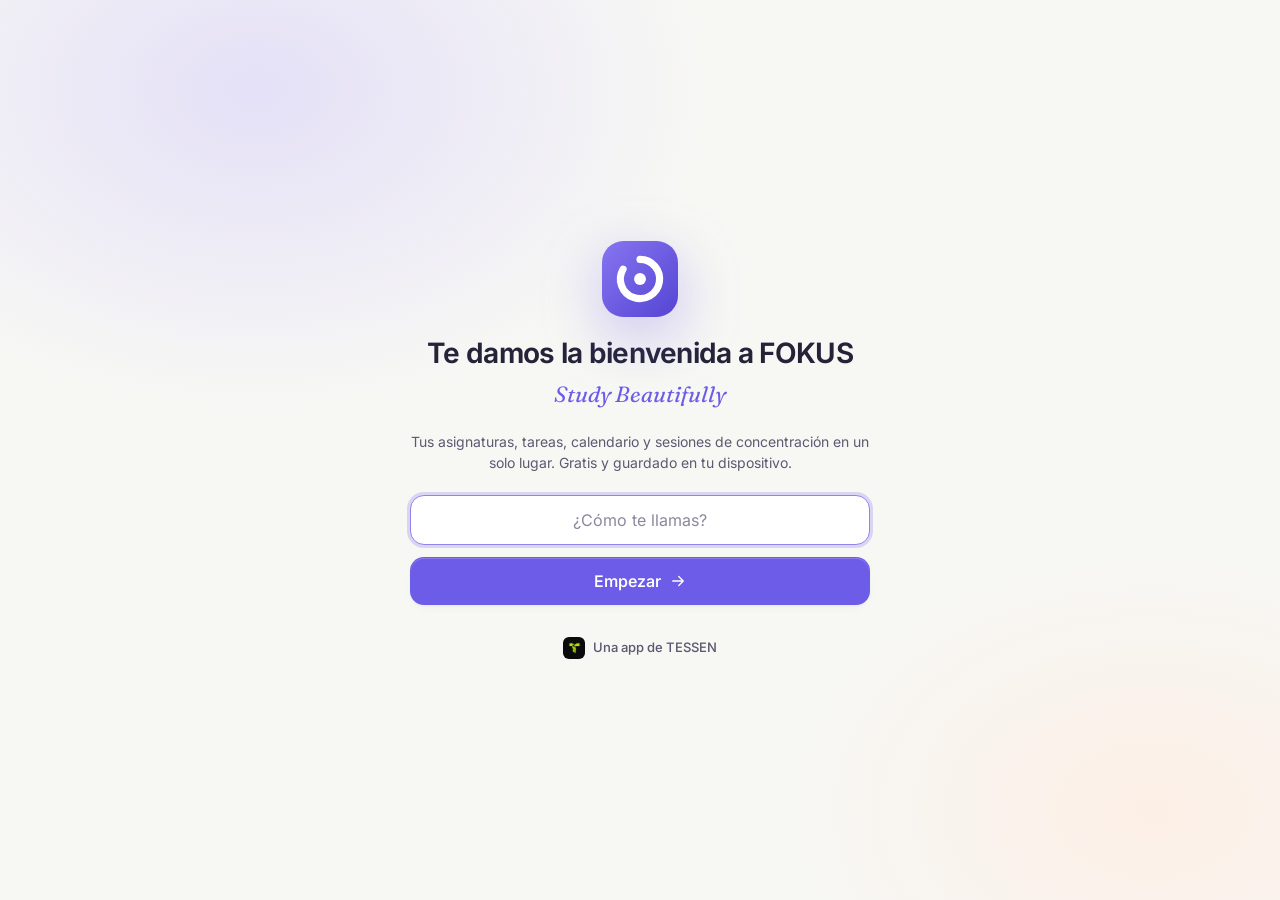
<file: apps/fokus/app/index.html>
<!doctype html>
<html lang="es">
<head>
  <meta charset="utf-8">
  <meta name="viewport" content="width=device-width, initial-scale=1, viewport-fit=cover">
  <meta http-equiv="Content-Security-Policy" content="default-src 'none'; script-src 'self'; style-src 'self' 'unsafe-inline'; img-src 'self' data: blob:; font-src 'self'; connect-src 'self'; manifest-src 'self'; worker-src 'self'; media-src 'self' blob:; object-src 'none'; frame-src 'none'; base-uri 'none'; form-action 'none'">
  <title>FOKUS</title>
  <meta name="description" content="FOKUS — tu agenda de estudio y temporizador de concentración. Una app de TESSEN.">
  <meta name="theme-color" content="#F7F7F4">
  <meta name="mobile-web-app-capable" content="yes">
  <meta name="apple-mobile-web-app-capable" content="yes">
  <meta name="apple-mobile-web-app-title" content="FOKUS">
  <meta name="apple-mobile-web-app-status-bar-style" content="default">
  <meta name="format-detection" content="telephone=no">
  <meta name="referrer" content="no-referrer">
  <link rel="manifest" href="manifest.webmanifest">
  <link rel="icon" href="icons/icon-192.png">
  <link rel="apple-touch-icon" href="icons/apple-touch-icon.png">
  <script src="js/pwa-native.js"></script>
  <script src="js/theme-boot.js"></script>
  <link rel="stylesheet" href="styles/tokens.css">
  <link rel="stylesheet" href="styles/components.css">
  <link rel="stylesheet" href="styles/views.css">
  <link rel="stylesheet" href="styles/mobile.css">
</head>
<body>
  <div id="root"></div>
  <script src="js/icons.js"></script>
  <script src="js/util.js"></script>
  <script src="js/store.js"></script>
  <script src="js/timer.js"></script>
  <script src="js/views/inicio.js"></script>
  <script src="js/views/tareas.js"></script>
  <script src="js/views/calendario.js"></script>
  <script src="js/views/asignaturas.js"></script>
  <script src="js/views/archivos.js"></script>
  <script src="js/views/concentracion.js"></script>
  <script src="js/views/estadisticas.js"></script>
  <script src="js/views/ajustes.js"></script>
  <script src="js/updates.js"></script>
  <script src="js/app.js"></script>
</body>
</html>
</file>
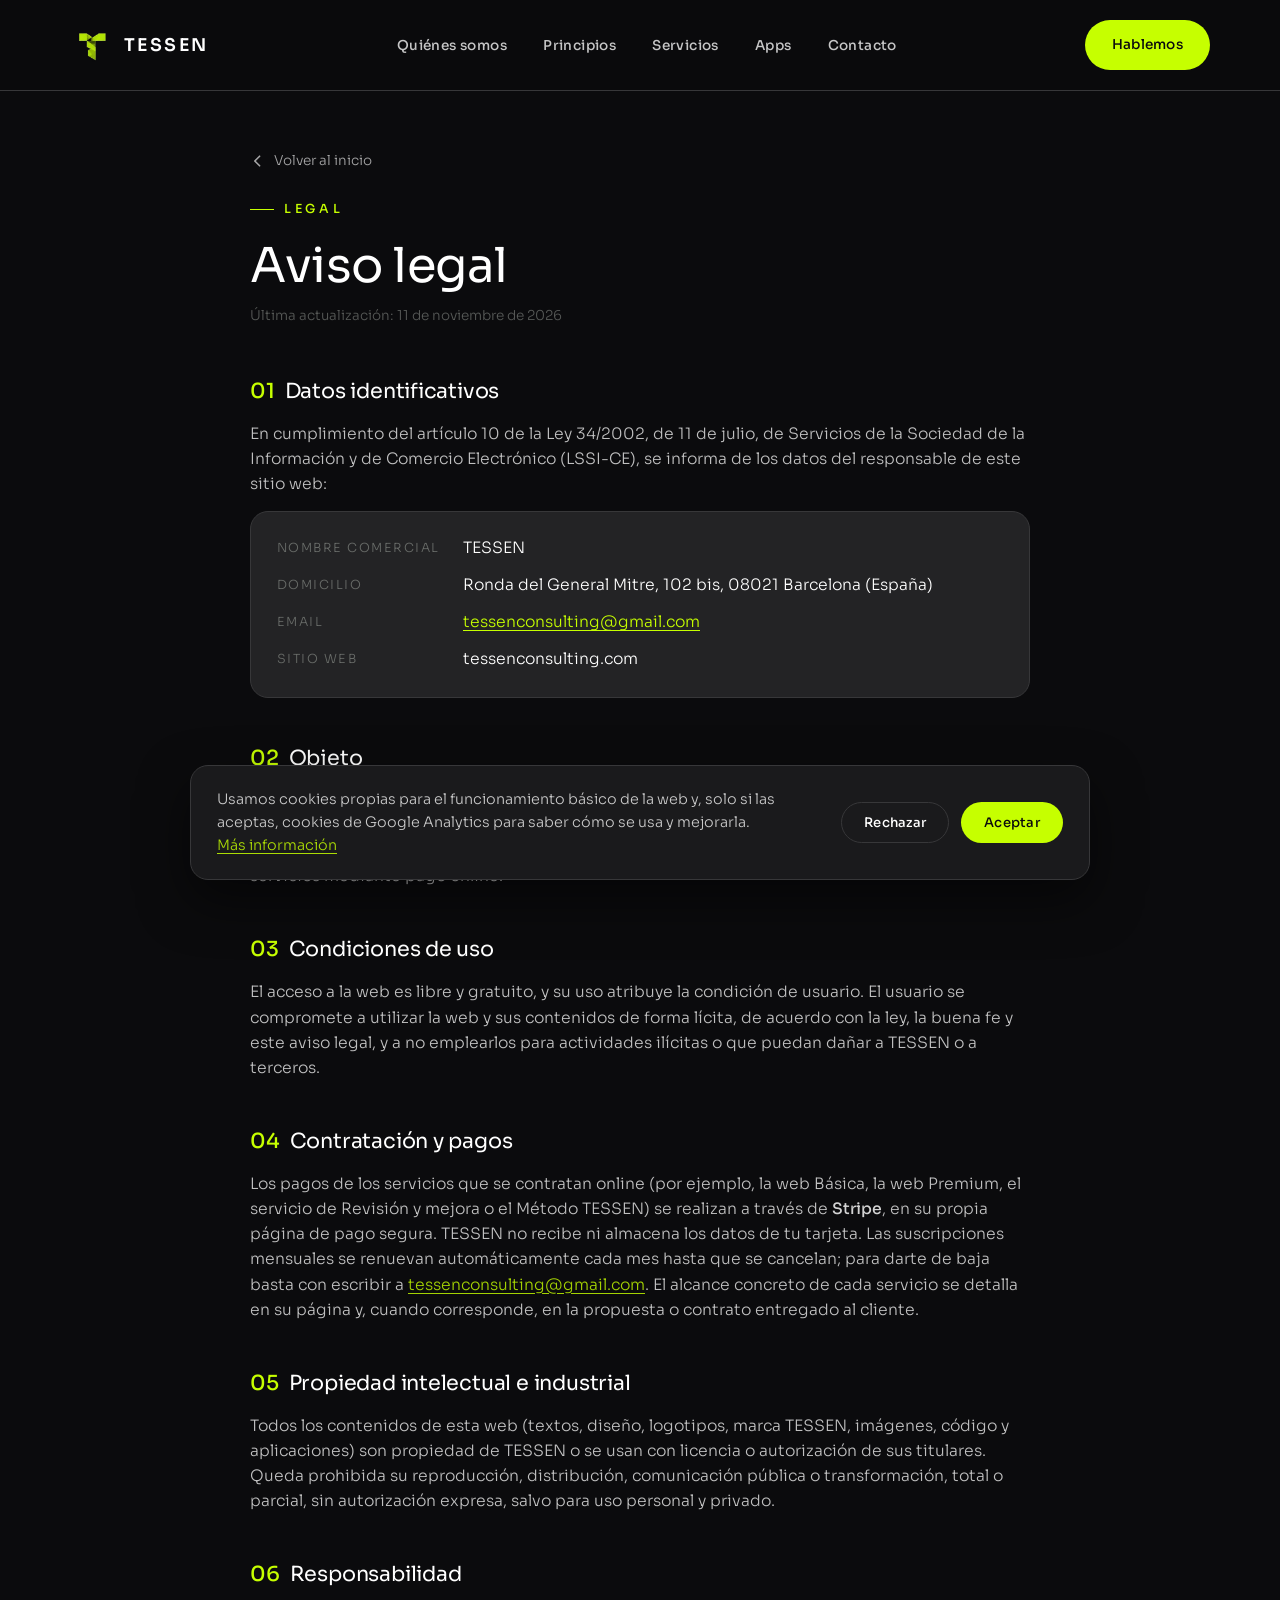
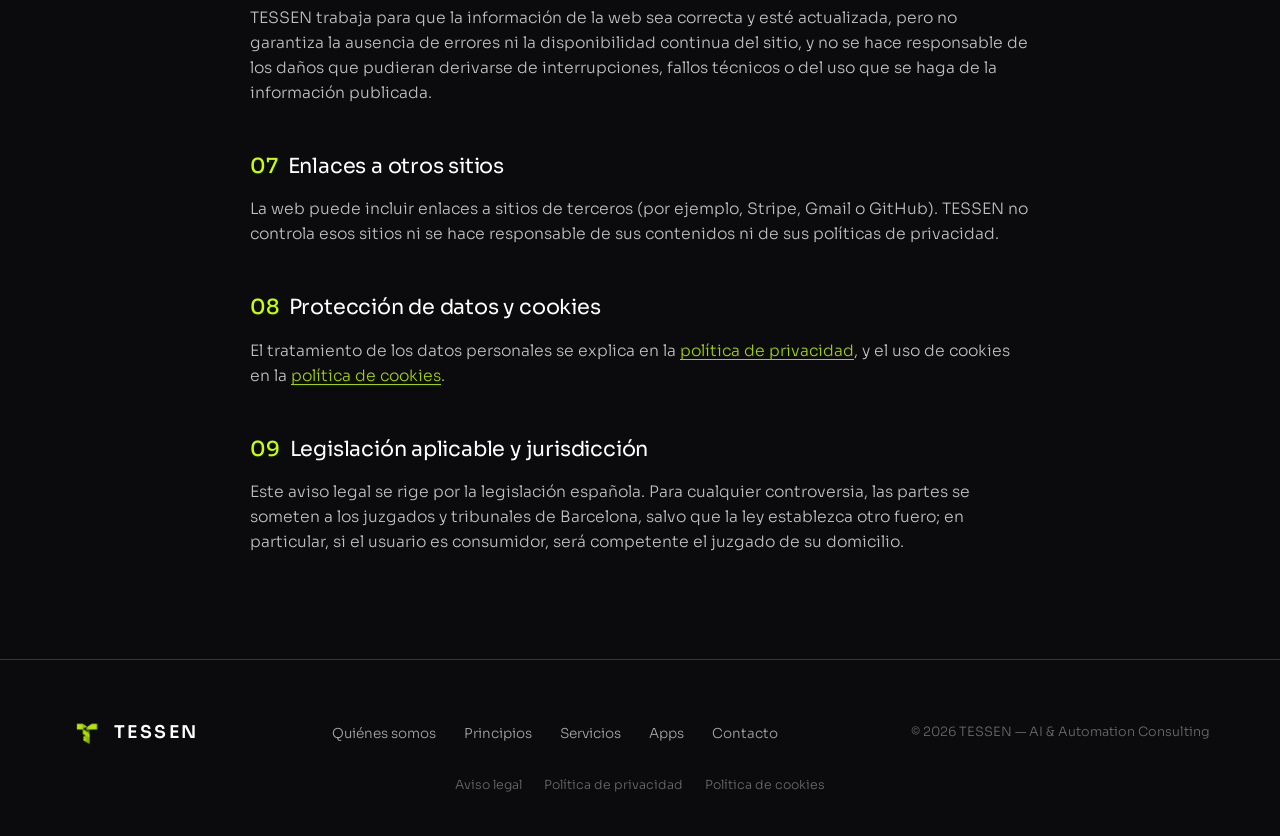
<file: aviso-legal.html>
<!doctype html>
<html lang="es">
<head>
<meta charset="UTF-8" />
<!-- Etiqueta de Google (Analytics). Modo de consentimiento: sin cookies de analítica hasta que se aceptan en el aviso. -->
<script>
  window.dataLayer = window.dataLayer || [];
  function gtag(){dataLayer.push(arguments);}
  var tessenConsent = null;
  try { tessenConsent = localStorage.getItem('tessen_cookie_consent'); } catch (e) {}
  gtag('consent', 'default', {
    analytics_storage: tessenConsent === 'accepted' ? 'granted' : 'denied',
    ad_storage: 'denied', ad_user_data: 'denied', ad_personalization: 'denied'
  });
</script>
<script async src="https://www.googletagmanager.com/gtm.js?id=G-J443FP3D2H"></script>
<script>
  gtag('js', new Date());
</script>
<meta name="viewport" content="width=device-width, initial-scale=1" />
<title>Aviso legal — TESSEN</title>
<meta name="description" content="Aviso legal de TESSEN: datos identificativos, condiciones de uso de la web, propiedad intelectual y legislación aplicable." />
<link rel="canonical" href="https://tessenconsulting.com/aviso-legal.html" />
<link rel="icon" type="image/png" href="https://tessenconsulting.com/assets/tessen/logo-icon.png" />
<link rel="apple-touch-icon" href="https://tessenconsulting.com/assets/tessen/logo-icon.png" />
<link rel="preconnect" href="https://fonts.googleapis.com" />
<link rel="preconnect" href="https://fonts.gstatic.com" crossorigin />
<link href="https://fonts.googleapis.com/css2?family=Sora:wght@300;400;500;600;700;800&display=swap" rel="stylesheet" />
<style>
  :root {
    --lime: #c6ff00;
    --black: #0b0b0d;
    --gray: #686b68;
    --gray-light: #e8e8e8;
    --white: #ffffff;
    --black-alt: color-mix(in srgb, var(--black) 94%, var(--white) 6%);
    --card: color-mix(in srgb, var(--black) 90%, var(--white) 10%);
    --border: color-mix(in srgb, var(--black) 82%, var(--white) 18%);
  }

  * { margin: 0; padding: 0; box-sizing: border-box; }
  html { scroll-behavior: smooth; }

  body {
    background: var(--black);
    color: var(--white);
    font-family: 'Sora', sans-serif;
    line-height: 1.6;
    overflow-x: hidden;
    font-weight: 300;
  }

  ::selection { background: var(--lime); color: var(--black); }

  a { color: inherit; text-decoration: none; }
  img, svg { max-width: 100%; display: block; }
  ul { list-style: none; }

  h1, h2, h3 { font-family: 'Sora', sans-serif; font-weight: 400; letter-spacing: -0.01em; }

  .eyebrow {
    color: var(--lime); font-size: 0.78rem; letter-spacing: 0.3em; text-transform: uppercase;
    font-weight: 500; margin-bottom: 18px; display: inline-flex; align-items: center; gap: 10px;
  }
  .eyebrow::before { content: ""; width: 24px; height: 1px; background: var(--lime); display: inline-block; }

  .logo-mark { width: 42px; height: 42px; position: relative; flex-shrink: 0; border-radius: 22%; overflow: hidden; }
  .logo-mark img { width: 100%; height: 100%; object-fit: contain; display: block; }
  .logo-lockup { display: flex; align-items: center; gap: 12px; }
  .logo-word { font-size: 1.1rem; font-weight: 600; letter-spacing: 0.14em; }

  /* ---------- Nav ---------- */
  header {
    position: fixed; top: 0; left: 0; right: 0; z-index: 100; padding: 20px 24px;
    background: rgba(11,11,13,0.7); backdrop-filter: blur(14px); border-bottom: 1px solid var(--border);
  }
  nav { max-width: 1140px; margin: 0 auto; display: flex; align-items: center; justify-content: space-between; }
  .nav-links { display: flex; gap: 36px; }
  .nav-links a { font-size: 0.85rem; font-weight: 500; letter-spacing: 0.03em; color: var(--gray-light); opacity: 0.85; transition: opacity 0.2s, color 0.2s; }
  .nav-links a:hover { opacity: 1; color: var(--lime); }

  .btn {
    display: inline-flex; align-items: center; gap: 8px; padding: 13px 26px; border-radius: 999px;
    font-size: 0.85rem; font-weight: 500; letter-spacing: 0.02em; cursor: pointer; font-family: inherit;
    transition: transform 0.25s ease, box-shadow 0.25s ease, background 0.25s ease; border: 1px solid transparent;
  }
  .btn-primary { background: var(--lime); color: var(--black); }
  .btn-primary:hover { transform: translateY(-2px); box-shadow: 0 10px 30px rgba(198,255,0,0.25); }
  .btn-ghost { border-color: var(--border); color: var(--white); background: transparent; }
  .btn-ghost:hover { border-color: var(--lime); color: var(--lime); }

  .nav-cta { display: none; }
  @media (min-width: 860px) { .nav-cta { display: inline-flex; } }
  .nav-cta-mobile { display: none; }
  .burger { display: flex; flex-direction: column; gap: 5px; cursor: pointer; background: none; border: none; }
  .burger span { width: 22px; height: 2px; background: var(--white); display: block; }
  @media (min-width: 860px) { .burger { display: none; } .nav-links { display: flex; } }
  @media (max-width: 859px) {
    .nav-links {
      position: fixed; top: 68px; left: 0; right: 0; background: var(--black-alt); border-bottom: 1px solid var(--border);
      flex-direction: column; gap: 0; max-height: 0; overflow: hidden; transition: max-height 0.35s ease;
    }
    .nav-links.open { max-height: 400px; }
    .nav-links a { padding: 18px 24px; border-bottom: 1px solid var(--border); width: 100%; }
    .nav-links .nav-cta-mobile { display: block; padding: 18px 24px; }
  }

  /* ---------- Texto legal ---------- */
  .legal { padding: 150px 24px 90px; }
  .legal-wrap { max-width: 780px; margin: 0 auto; }
  .back-link {
    display: inline-flex; align-items: center; gap: 8px; font-size: 0.85rem; color: var(--gray-light);
    opacity: 0.7; margin-bottom: 28px; transition: opacity 0.2s, color 0.2s;
  }
  .back-link:hover { opacity: 1; color: var(--lime); }
  .back-link svg { width: 16px; height: 16px; }
  .legal h1 { font-size: clamp(2rem, 5vw, 3rem); line-height: 1.15; margin-bottom: 12px; }
  .legal .updated { font-size: 0.85rem; color: var(--gray); margin-bottom: 48px; }
  .legal h2 { font-size: 1.3rem; margin: 44px 0 14px; color: var(--white); }
  .legal h2 .num { color: var(--lime); margin-right: 10px; font-weight: 500; }
  .legal p, .legal li { font-size: 0.98rem; color: var(--gray-light); opacity: 0.82; }
  .legal p { margin-bottom: 14px; }
  .legal ul { margin: 0 0 16px; display: flex; flex-direction: column; gap: 8px; }
  .legal li { display: flex; gap: 10px; }
  .legal li::before { content: "→"; color: var(--lime); flex-shrink: 0; }
  .legal b { color: var(--white); font-weight: 500; }
  .legal a:not(.btn):not(.back-link) { color: var(--lime); text-decoration: underline; text-underline-offset: 3px; }

  .data-card {
    background: var(--card); border: 1px solid var(--border); border-radius: 18px;
    padding: 24px 26px; margin: 8px 0 20px; display: grid; gap: 12px;
  }
  .data-row { display: grid; grid-template-columns: 1fr; gap: 2px; }
  @media (min-width: 600px) { .data-row { grid-template-columns: 170px 1fr; gap: 16px; } }
  .data-row dt { font-size: 0.78rem; letter-spacing: 0.12em; text-transform: uppercase; color: var(--gray); padding-top: 3px; }
  .data-row dd { font-size: 0.98rem; color: var(--white); }

  .table-scroll { overflow-x: auto; margin: 8px 0 20px; border: 1px solid var(--border); border-radius: 16px; }
  table { width: 100%; border-collapse: collapse; min-width: 560px; }
  th, td { text-align: left; padding: 14px 16px; font-size: 0.88rem; border-bottom: 1px solid var(--border); vertical-align: top; }
  th { color: var(--lime); font-weight: 500; font-size: 0.75rem; letter-spacing: 0.12em; text-transform: uppercase; background: var(--card); }
  td { color: var(--gray-light); opacity: 0.85; }
  tr:last-child td { border-bottom: none; }
  td code { font-family: ui-monospace, Consolas, monospace; color: var(--white); font-size: 0.85rem; }

  .cookie-prefs { margin: 8px 0 20px; display: flex; flex-wrap: wrap; align-items: center; gap: 16px; }
  .cookie-state { font-size: 0.9rem; color: var(--gray-light); opacity: 0.8; }
  .cookie-state b { color: var(--lime); }

  /* ---------- Footer ---------- */
  footer { padding: 56px 24px 40px; border-top: 1px solid var(--border); }
  .footer-inner { max-width: 1140px; margin: 0 auto; display: flex; flex-direction: column; gap: 32px; align-items: center; text-align: center; }
  @media (min-width: 760px) { .footer-inner { flex-direction: row; justify-content: space-between; text-align: left; } }
  .footer-nav { display: flex; gap: 28px; flex-wrap: wrap; justify-content: center; }
  .footer-nav a { font-size: 0.85rem; color: var(--gray-light); opacity: 0.7; }
  .footer-nav a:hover { color: var(--lime); opacity: 1; }
  .footer-copy { font-size: 0.8rem; color: var(--gray); }
  .footer-legal { max-width: 1140px; margin: 28px auto 0; display: flex; gap: 22px; flex-wrap: wrap; justify-content: center; }
  .footer-legal a { font-size: 0.78rem; color: var(--gray); }
  .footer-legal a:hover { color: var(--lime); }

  /* ---------- Cookie banner ---------- */
  .cookie-banner {
    position: fixed;
    left: 0; right: 0; bottom: 0;
    z-index: 200;
    padding: 20px 24px;
    transform: translateY(120%);
    transition: transform 0.5s ease;
  }
  .cookie-banner.visible { transform: translateY(0); }
  .cookie-banner-inner {
    max-width: 900px;
    margin: 0 auto;
    background: var(--black-alt);
    border: 1px solid var(--border);
    border-radius: 18px;
    padding: 22px 26px;
    display: flex;
    flex-wrap: wrap;
    align-items: center;
    justify-content: space-between;
    gap: 18px;
    box-shadow: 0 20px 50px rgba(0,0,0,0.5);
  }
  .cookie-banner p {
    font-size: 0.9rem;
    color: var(--gray-light);
    opacity: 0.85;
    max-width: 560px;
    margin: 0;
  }
  .cookie-banner p a { color: var(--lime); text-decoration: underline; text-underline-offset: 3px; }
  .cookie-actions { display: flex; gap: 12px; flex-shrink: 0; }
  .cookie-actions .btn { padding: 11px 22px; font-size: 0.82rem; }
</style>
</head>
<body>

<header>
  <nav>
    <a href="index.html" class="logo-lockup">
      <div class="logo-mark"><img src="assets/tessen/logo-icon.png" alt="TESSEN" /></div>
      <div class="logo-word">TESSEN</div>
    </a>
    <ul class="nav-links" id="navLinks">
      <li><a href="index.html#about">Quiénes somos</a></li>
      <li><a href="index.html#metodo">Principios</a></li>
      <li><a href="index.html#servicios">Servicios</a></li>
      <li><a href="index.html#apps">Apps</a></li>
      <li><a href="index.html#contacto">Contacto</a></li>
      <li class="nav-cta-mobile"><a href="index.html#contacto" class="btn btn-primary">Hablemos</a></li>
    </ul>
    <a href="index.html#contacto" class="btn btn-primary nav-cta">Hablemos</a>
    <button class="burger" id="burger" aria-label="Abrir menú"><span></span><span></span><span></span></button>
  </nav>
</header>

<main class="legal">
  <div class="legal-wrap">
    <a href="index.html" class="back-link"><svg viewBox="0 0 20 20" fill="none" stroke="currentColor" stroke-width="2" stroke-linecap="round" stroke-linejoin="round"><path d="M12 4l-6 6 6 6"/></svg>Volver al inicio</a>
    <span class="eyebrow" style="display:flex">Legal</span>
    <h1>Aviso legal</h1>
    <p class="updated">Última actualización: 11 de noviembre de 2026</p>

    <h2><span class="num">01</span>Datos identificativos</h2>
    <p>En cumplimiento del artículo 10 de la Ley 34/2002, de 11 de julio, de Servicios de la Sociedad de la Información y de Comercio Electrónico (LSSI-CE), se informa de los datos del responsable de este sitio web:</p>
    <dl class="data-card">
      <div class="data-row"><dt>Nombre comercial</dt><dd>TESSEN</dd></div>
      <div class="data-row"><dt>Domicilio</dt><dd>Ronda del General Mitre, 102 bis, 08021 Barcelona (España)</dd></div>
      <div class="data-row"><dt>Email</dt><dd><a href="mailto:tessenconsulting@gmail.com">tessenconsulting@gmail.com</a></dd></div>
      <div class="data-row"><dt>Sitio web</dt><dd>tessenconsulting.com</dd></div>
    </dl>

    <h2><span class="num">02</span>Objeto</h2>
    <p>Este sitio web presenta los servicios de TESSEN: creación de páginas web para negocios, automatizaciones, consultoría de inteligencia artificial, el Método TESSEN y las aplicaciones propias de TESSEN (como FOKUS). Desde él se puede contactar con TESSEN y contratar algunos servicios mediante pago online.</p>

    <h2><span class="num">03</span>Condiciones de uso</h2>
    <p>El acceso a la web es libre y gratuito, y su uso atribuye la condición de usuario. El usuario se compromete a utilizar la web y sus contenidos de forma lícita, de acuerdo con la ley, la buena fe y este aviso legal, y a no emplearlos para actividades ilícitas o que puedan dañar a TESSEN o a terceros.</p>

    <h2><span class="num">04</span>Contratación y pagos</h2>
    <p>Los pagos de los servicios que se contratan online (por ejemplo, la web Básica, la web Premium, el servicio de Revisión y mejora o el Método TESSEN) se realizan a través de <b>Stripe</b>, en su propia página de pago segura. TESSEN no recibe ni almacena los datos de tu tarjeta. Las suscripciones mensuales se renuevan automáticamente cada mes hasta que se cancelan; para darte de baja basta con escribir a <a href="mailto:tessenconsulting@gmail.com">tessenconsulting@gmail.com</a>. El alcance concreto de cada servicio se detalla en su página y, cuando corresponde, en la propuesta o contrato entregado al cliente.</p>

    <h2><span class="num">05</span>Propiedad intelectual e industrial</h2>
    <p>Todos los contenidos de esta web (textos, diseño, logotipos, marca TESSEN, imágenes, código y aplicaciones) son propiedad de TESSEN o se usan con licencia o autorización de sus titulares. Queda prohibida su reproducción, distribución, comunicación pública o transformación, total o parcial, sin autorización expresa, salvo para uso personal y privado.</p>

    <h2><span class="num">06</span>Responsabilidad</h2>
    <p>TESSEN trabaja para que la información de la web sea correcta y esté actualizada, pero no garantiza la ausencia de errores ni la disponibilidad continua del sitio, y no se hace responsable de los daños que pudieran derivarse de interrupciones, fallos técnicos o del uso que se haga de la información publicada.</p>

    <h2><span class="num">07</span>Enlaces a otros sitios</h2>
    <p>La web puede incluir enlaces a sitios de terceros (por ejemplo, Stripe, Gmail o GitHub). TESSEN no controla esos sitios ni se hace responsable de sus contenidos ni de sus políticas de privacidad.</p>

    <h2><span class="num">08</span>Protección de datos y cookies</h2>
    <p>El tratamiento de los datos personales se explica en la <a href="politica-privacidad.html">política de privacidad</a>, y el uso de cookies en la <a href="politica-cookies.html">política de cookies</a>.</p>

    <h2><span class="num">09</span>Legislación aplicable y jurisdicción</h2>
    <p>Este aviso legal se rige por la legislación española. Para cualquier controversia, las partes se someten a los juzgados y tribunales de Barcelona, salvo que la ley establezca otro fuero; en particular, si el usuario es consumidor, será competente el juzgado de su domicilio.</p>

  </div>
</main>

<footer>
  <div class="footer-inner">
    <div class="logo-lockup">
      <div class="logo-mark" style="width:32px;height:32px;"><img src="assets/tessen/logo-icon.png" alt="TESSEN" /></div>
      <div class="logo-word">TESSEN</div>
    </div>
    <ul class="footer-nav">
      <li><a href="index.html#about">Quiénes somos</a></li>
      <li><a href="index.html#metodo">Principios</a></li>
      <li><a href="index.html#servicios">Servicios</a></li>
      <li><a href="index.html#apps">Apps</a></li>
      <li><a href="index.html#contacto">Contacto</a></li>
    </ul>
    <div class="footer-copy">© 2026 TESSEN — AI &amp; Automation Consulting</div>
  </div>
  <div class="footer-legal">
    <a href="aviso-legal.html">Aviso legal</a>
    <a href="politica-privacidad.html">Política de privacidad</a>
    <a href="politica-cookies.html">Política de cookies</a>
  </div>
</footer>

<div class="cookie-banner" id="cookieBanner">
  <div class="cookie-banner-inner">
    <p>Usamos cookies propias para el funcionamiento básico de la web y, solo si las aceptas, cookies de Google Analytics para saber cómo se usa y mejorarla. <a href="politica-cookies.html">Más información</a></p>
    <div class="cookie-actions">
      <button class="btn btn-ghost" id="cookieReject">Rechazar</button>
      <button class="btn btn-primary" id="cookieAccept">Aceptar</button>
    </div>
  </div>
</div>

<script>
  const burger = document.getElementById('burger');
  const navLinks = document.getElementById('navLinks');
  burger.addEventListener('click', () => navLinks.classList.toggle('open'));
  navLinks.querySelectorAll('a').forEach(a => a.addEventListener('click', () => navLinks.classList.remove('open')));

  const cookieBanner = document.getElementById('cookieBanner');
  const readConsent = () => { try { return localStorage.getItem('tessen_cookie_consent'); } catch (e) { return null; } };
  const saveConsent = (v) => { try { localStorage.setItem('tessen_cookie_consent', v); } catch (e) {} };
  // Al rechazar o retirar el consentimiento se borran también las cookies de Google Analytics ya guardadas
  const clearGaCookies = () => {
    document.cookie.split(';').map(c => c.split('=')[0].trim()).filter(n => n.startsWith('_ga')).forEach(n => {
      ['', '; domain=.tessenconsulting.com', '; domain=tessenconsulting.com'].forEach(d => {
        document.cookie = n + '=; expires=Thu, 01 Jan 1970 00:00:00 GMT; path=/' + d;
      });
    });
  };
  const paintState = () => {
    const el = document.getElementById('cookieState');
    if (!el) return;
    const v = readConsent();
    el.innerHTML = v === 'accepted' ? 'Estado actual: <b>analítica aceptada</b>'
      : v === 'rejected' ? 'Estado actual: <b>analítica rechazada</b>'
      : 'Estado actual: <b>sin elegir todavía</b>';
  };
  if (!readConsent()) {
    setTimeout(() => cookieBanner.classList.add('visible'), 600);
  }
  document.getElementById('cookieAccept').addEventListener('click', () => {
    saveConsent('accepted');
    gtag('consent', 'update', { analytics_storage: 'granted' });
    cookieBanner.classList.remove('visible');
    paintState();
  });
  document.getElementById('cookieReject').addEventListener('click', () => {
    saveConsent('rejected');
    gtag('consent', 'update', { analytics_storage: 'denied' });
    clearGaCookies();
    cookieBanner.classList.remove('visible');
    paintState();
  });
  const prefsBtn = document.getElementById('cookiePrefs');
  if (prefsBtn) prefsBtn.addEventListener('click', () => cookieBanner.classList.add('visible'));
  paintState();
</script>
</body>
</html>
</file>
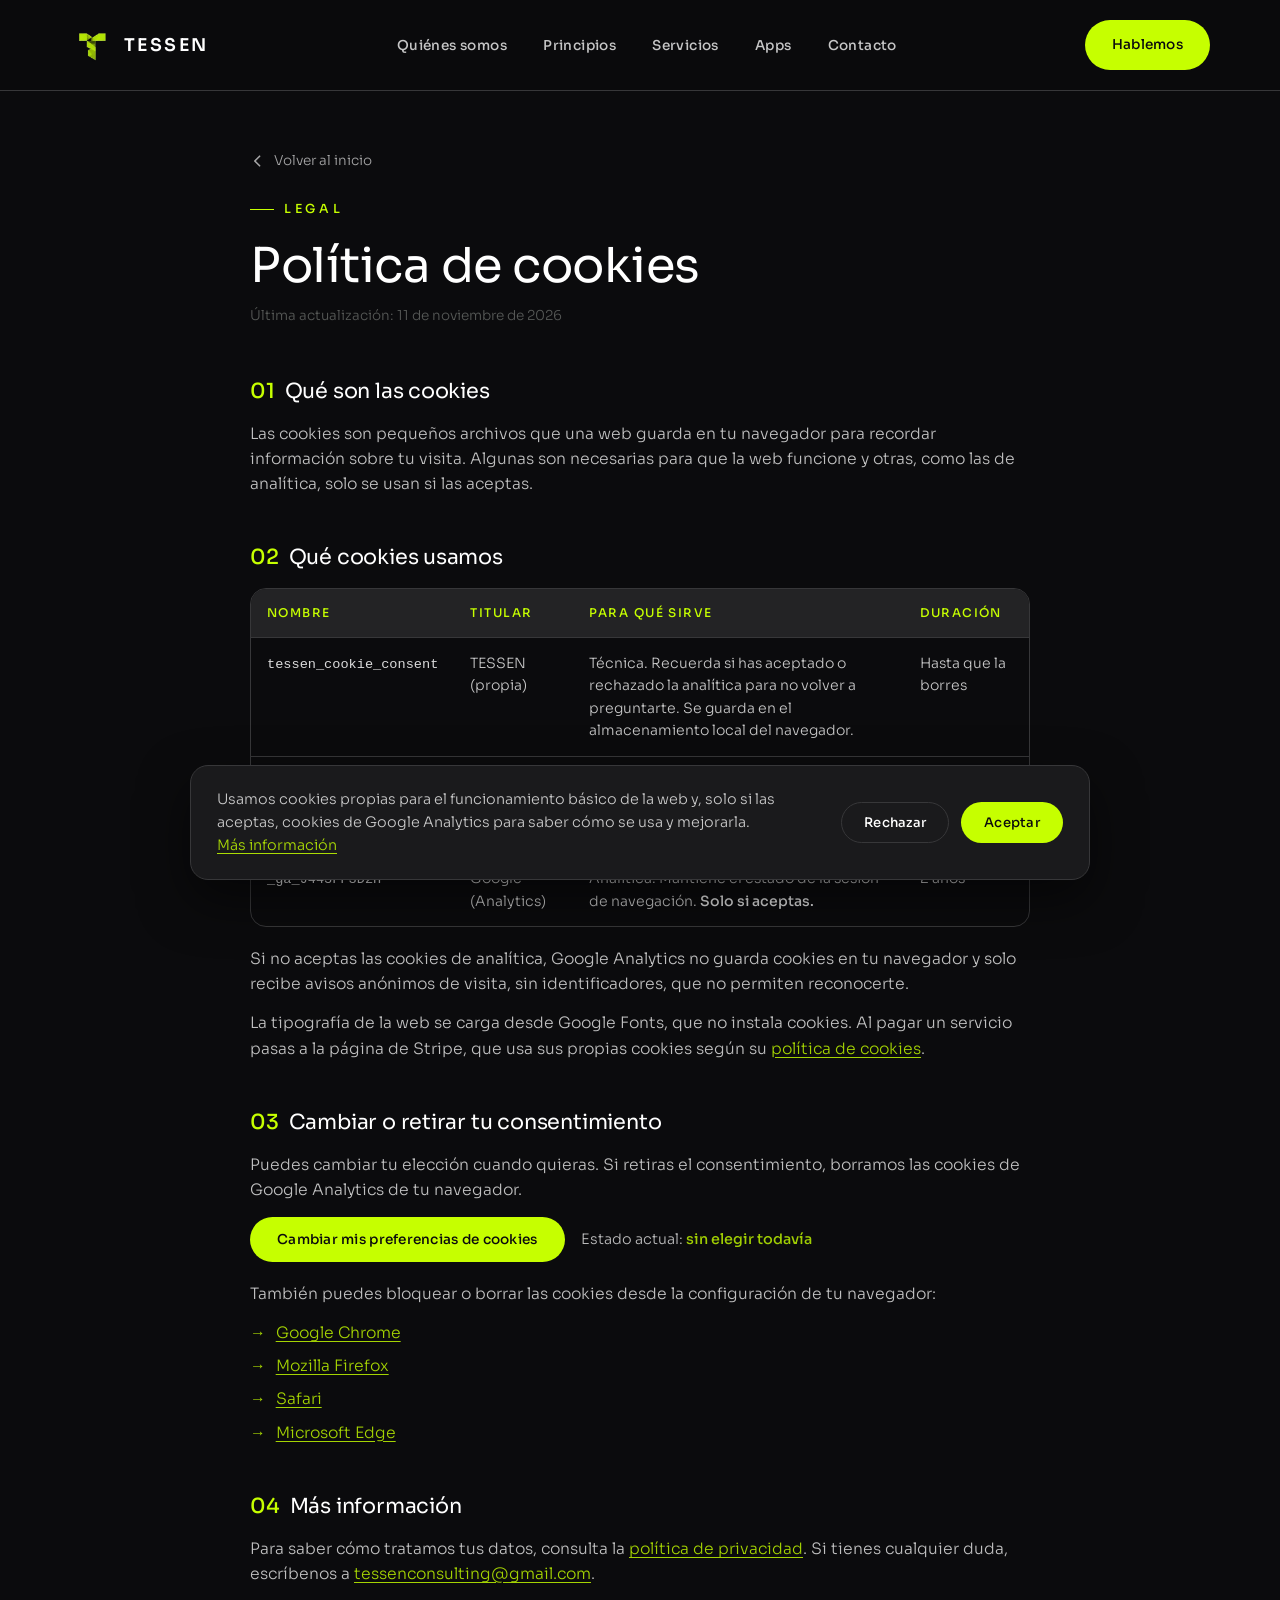
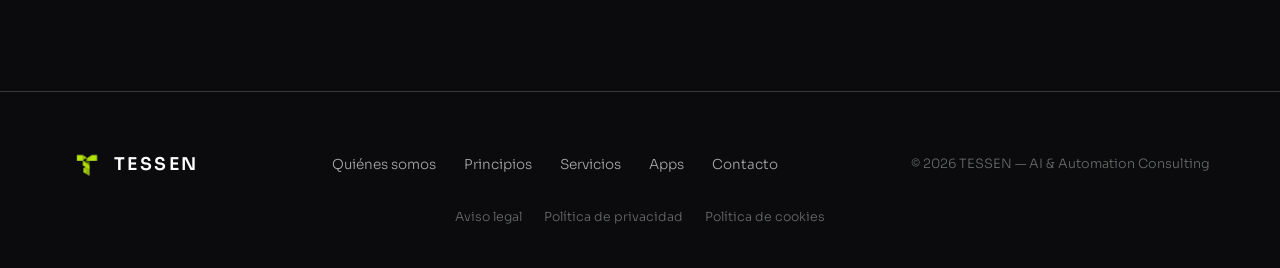
<file: politica-cookies.html>
<!doctype html>
<html lang="es">
<head>
<meta charset="UTF-8" />
<!-- Etiqueta de Google (Analytics). Modo de consentimiento: sin cookies de analítica hasta que se aceptan en el aviso. -->
<script>
  window.dataLayer = window.dataLayer || [];
  function gtag(){dataLayer.push(arguments);}
  var tessenConsent = null;
  try { tessenConsent = localStorage.getItem('tessen_cookie_consent'); } catch (e) {}
  gtag('consent', 'default', {
    analytics_storage: tessenConsent === 'accepted' ? 'granted' : 'denied',
    ad_storage: 'denied', ad_user_data: 'denied', ad_personalization: 'denied'
  });
</script>
<script async src="https://www.googletagmanager.com/gtm.js?id=G-J443FP3D2H"></script>
<script>
  gtag('js', new Date());
</script>
<meta name="viewport" content="width=device-width, initial-scale=1" />
<title>Política de cookies — TESSEN</title>
<meta name="description" content="Qué cookies usa la web de TESSEN, para qué sirven y cómo aceptarlas, rechazarlas o cambiar tu elección." />
<link rel="canonical" href="https://tessenconsulting.com/politica-cookies.html" />
<link rel="icon" type="image/png" href="https://tessenconsulting.com/assets/tessen/logo-icon.png" />
<link rel="apple-touch-icon" href="https://tessenconsulting.com/assets/tessen/logo-icon.png" />
<link rel="preconnect" href="https://fonts.googleapis.com" />
<link rel="preconnect" href="https://fonts.gstatic.com" crossorigin />
<link href="https://fonts.googleapis.com/css2?family=Sora:wght@300;400;500;600;700;800&display=swap" rel="stylesheet" />
<style>
  :root {
    --lime: #c6ff00;
    --black: #0b0b0d;
    --gray: #686b68;
    --gray-light: #e8e8e8;
    --white: #ffffff;
    --black-alt: color-mix(in srgb, var(--black) 94%, var(--white) 6%);
    --card: color-mix(in srgb, var(--black) 90%, var(--white) 10%);
    --border: color-mix(in srgb, var(--black) 82%, var(--white) 18%);
  }

  * { margin: 0; padding: 0; box-sizing: border-box; }
  html { scroll-behavior: smooth; }

  body {
    background: var(--black);
    color: var(--white);
    font-family: 'Sora', sans-serif;
    line-height: 1.6;
    overflow-x: hidden;
    font-weight: 300;
  }

  ::selection { background: var(--lime); color: var(--black); }

  a { color: inherit; text-decoration: none; }
  img, svg { max-width: 100%; display: block; }
  ul { list-style: none; }

  h1, h2, h3 { font-family: 'Sora', sans-serif; font-weight: 400; letter-spacing: -0.01em; }

  .eyebrow {
    color: var(--lime); font-size: 0.78rem; letter-spacing: 0.3em; text-transform: uppercase;
    font-weight: 500; margin-bottom: 18px; display: inline-flex; align-items: center; gap: 10px;
  }
  .eyebrow::before { content: ""; width: 24px; height: 1px; background: var(--lime); display: inline-block; }

  .logo-mark { width: 42px; height: 42px; position: relative; flex-shrink: 0; border-radius: 22%; overflow: hidden; }
  .logo-mark img { width: 100%; height: 100%; object-fit: contain; display: block; }
  .logo-lockup { display: flex; align-items: center; gap: 12px; }
  .logo-word { font-size: 1.1rem; font-weight: 600; letter-spacing: 0.14em; }

  /* ---------- Nav ---------- */
  header {
    position: fixed; top: 0; left: 0; right: 0; z-index: 100; padding: 20px 24px;
    background: rgba(11,11,13,0.7); backdrop-filter: blur(14px); border-bottom: 1px solid var(--border);
  }
  nav { max-width: 1140px; margin: 0 auto; display: flex; align-items: center; justify-content: space-between; }
  .nav-links { display: flex; gap: 36px; }
  .nav-links a { font-size: 0.85rem; font-weight: 500; letter-spacing: 0.03em; color: var(--gray-light); opacity: 0.85; transition: opacity 0.2s, color 0.2s; }
  .nav-links a:hover { opacity: 1; color: var(--lime); }

  .btn {
    display: inline-flex; align-items: center; gap: 8px; padding: 13px 26px; border-radius: 999px;
    font-size: 0.85rem; font-weight: 500; letter-spacing: 0.02em; cursor: pointer; font-family: inherit;
    transition: transform 0.25s ease, box-shadow 0.25s ease, background 0.25s ease; border: 1px solid transparent;
  }
  .btn-primary { background: var(--lime); color: var(--black); }
  .btn-primary:hover { transform: translateY(-2px); box-shadow: 0 10px 30px rgba(198,255,0,0.25); }
  .btn-ghost { border-color: var(--border); color: var(--white); background: transparent; }
  .btn-ghost:hover { border-color: var(--lime); color: var(--lime); }

  .nav-cta { display: none; }
  @media (min-width: 860px) { .nav-cta { display: inline-flex; } }
  .nav-cta-mobile { display: none; }
  .burger { display: flex; flex-direction: column; gap: 5px; cursor: pointer; background: none; border: none; }
  .burger span { width: 22px; height: 2px; background: var(--white); display: block; }
  @media (min-width: 860px) { .burger { display: none; } .nav-links { display: flex; } }
  @media (max-width: 859px) {
    .nav-links {
      position: fixed; top: 68px; left: 0; right: 0; background: var(--black-alt); border-bottom: 1px solid var(--border);
      flex-direction: column; gap: 0; max-height: 0; overflow: hidden; transition: max-height 0.35s ease;
    }
    .nav-links.open { max-height: 400px; }
    .nav-links a { padding: 18px 24px; border-bottom: 1px solid var(--border); width: 100%; }
    .nav-links .nav-cta-mobile { display: block; padding: 18px 24px; }
  }

  /* ---------- Texto legal ---------- */
  .legal { padding: 150px 24px 90px; }
  .legal-wrap { max-width: 780px; margin: 0 auto; }
  .back-link {
    display: inline-flex; align-items: center; gap: 8px; font-size: 0.85rem; color: var(--gray-light);
    opacity: 0.7; margin-bottom: 28px; transition: opacity 0.2s, color 0.2s;
  }
  .back-link:hover { opacity: 1; color: var(--lime); }
  .back-link svg { width: 16px; height: 16px; }
  .legal h1 { font-size: clamp(2rem, 5vw, 3rem); line-height: 1.15; margin-bottom: 12px; }
  .legal .updated { font-size: 0.85rem; color: var(--gray); margin-bottom: 48px; }
  .legal h2 { font-size: 1.3rem; margin: 44px 0 14px; color: var(--white); }
  .legal h2 .num { color: var(--lime); margin-right: 10px; font-weight: 500; }
  .legal p, .legal li { font-size: 0.98rem; color: var(--gray-light); opacity: 0.82; }
  .legal p { margin-bottom: 14px; }
  .legal ul { margin: 0 0 16px; display: flex; flex-direction: column; gap: 8px; }
  .legal li { display: flex; gap: 10px; }
  .legal li::before { content: "→"; color: var(--lime); flex-shrink: 0; }
  .legal b { color: var(--white); font-weight: 500; }
  .legal a:not(.btn):not(.back-link) { color: var(--lime); text-decoration: underline; text-underline-offset: 3px; }

  .data-card {
    background: var(--card); border: 1px solid var(--border); border-radius: 18px;
    padding: 24px 26px; margin: 8px 0 20px; display: grid; gap: 12px;
  }
  .data-row { display: grid; grid-template-columns: 1fr; gap: 2px; }
  @media (min-width: 600px) { .data-row { grid-template-columns: 170px 1fr; gap: 16px; } }
  .data-row dt { font-size: 0.78rem; letter-spacing: 0.12em; text-transform: uppercase; color: var(--gray); padding-top: 3px; }
  .data-row dd { font-size: 0.98rem; color: var(--white); }

  .table-scroll { overflow-x: auto; margin: 8px 0 20px; border: 1px solid var(--border); border-radius: 16px; }
  table { width: 100%; border-collapse: collapse; min-width: 560px; }
  th, td { text-align: left; padding: 14px 16px; font-size: 0.88rem; border-bottom: 1px solid var(--border); vertical-align: top; }
  th { color: var(--lime); font-weight: 500; font-size: 0.75rem; letter-spacing: 0.12em; text-transform: uppercase; background: var(--card); }
  td { color: var(--gray-light); opacity: 0.85; }
  tr:last-child td { border-bottom: none; }
  td code { font-family: ui-monospace, Consolas, monospace; color: var(--white); font-size: 0.85rem; }

  .cookie-prefs { margin: 8px 0 20px; display: flex; flex-wrap: wrap; align-items: center; gap: 16px; }
  .cookie-state { font-size: 0.9rem; color: var(--gray-light); opacity: 0.8; }
  .cookie-state b { color: var(--lime); }

  /* ---------- Footer ---------- */
  footer { padding: 56px 24px 40px; border-top: 1px solid var(--border); }
  .footer-inner { max-width: 1140px; margin: 0 auto; display: flex; flex-direction: column; gap: 32px; align-items: center; text-align: center; }
  @media (min-width: 760px) { .footer-inner { flex-direction: row; justify-content: space-between; text-align: left; } }
  .footer-nav { display: flex; gap: 28px; flex-wrap: wrap; justify-content: center; }
  .footer-nav a { font-size: 0.85rem; color: var(--gray-light); opacity: 0.7; }
  .footer-nav a:hover { color: var(--lime); opacity: 1; }
  .footer-copy { font-size: 0.8rem; color: var(--gray); }
  .footer-legal { max-width: 1140px; margin: 28px auto 0; display: flex; gap: 22px; flex-wrap: wrap; justify-content: center; }
  .footer-legal a { font-size: 0.78rem; color: var(--gray); }
  .footer-legal a:hover { color: var(--lime); }

  /* ---------- Cookie banner ---------- */
  .cookie-banner {
    position: fixed;
    left: 0; right: 0; bottom: 0;
    z-index: 200;
    padding: 20px 24px;
    transform: translateY(120%);
    transition: transform 0.5s ease;
  }
  .cookie-banner.visible { transform: translateY(0); }
  .cookie-banner-inner {
    max-width: 900px;
    margin: 0 auto;
    background: var(--black-alt);
    border: 1px solid var(--border);
    border-radius: 18px;
    padding: 22px 26px;
    display: flex;
    flex-wrap: wrap;
    align-items: center;
    justify-content: space-between;
    gap: 18px;
    box-shadow: 0 20px 50px rgba(0,0,0,0.5);
  }
  .cookie-banner p {
    font-size: 0.9rem;
    color: var(--gray-light);
    opacity: 0.85;
    max-width: 560px;
    margin: 0;
  }
  .cookie-banner p a { color: var(--lime); text-decoration: underline; text-underline-offset: 3px; }
  .cookie-actions { display: flex; gap: 12px; flex-shrink: 0; }
  .cookie-actions .btn { padding: 11px 22px; font-size: 0.82rem; }
</style>
</head>
<body>

<header>
  <nav>
    <a href="index.html" class="logo-lockup">
      <div class="logo-mark"><img src="assets/tessen/logo-icon.png" alt="TESSEN" /></div>
      <div class="logo-word">TESSEN</div>
    </a>
    <ul class="nav-links" id="navLinks">
      <li><a href="index.html#about">Quiénes somos</a></li>
      <li><a href="index.html#metodo">Principios</a></li>
      <li><a href="index.html#servicios">Servicios</a></li>
      <li><a href="index.html#apps">Apps</a></li>
      <li><a href="index.html#contacto">Contacto</a></li>
      <li class="nav-cta-mobile"><a href="index.html#contacto" class="btn btn-primary">Hablemos</a></li>
    </ul>
    <a href="index.html#contacto" class="btn btn-primary nav-cta">Hablemos</a>
    <button class="burger" id="burger" aria-label="Abrir menú"><span></span><span></span><span></span></button>
  </nav>
</header>

<main class="legal">
  <div class="legal-wrap">
    <a href="index.html" class="back-link"><svg viewBox="0 0 20 20" fill="none" stroke="currentColor" stroke-width="2" stroke-linecap="round" stroke-linejoin="round"><path d="M12 4l-6 6 6 6"/></svg>Volver al inicio</a>
    <span class="eyebrow" style="display:flex">Legal</span>
    <h1>Política de cookies</h1>
    <p class="updated">Última actualización: 11 de noviembre de 2026</p>

    <h2><span class="num">01</span>Qué son las cookies</h2>
    <p>Las cookies son pequeños archivos que una web guarda en tu navegador para recordar información sobre tu visita. Algunas son necesarias para que la web funcione y otras, como las de analítica, solo se usan si las aceptas.</p>

    <h2><span class="num">02</span>Qué cookies usamos</h2>
    <div class="table-scroll">
      <table>
        <thead><tr><th>Nombre</th><th>Titular</th><th>Para qué sirve</th><th>Duración</th></tr></thead>
        <tbody>
          <tr><td><code>tessen_cookie_consent</code></td><td>TESSEN (propia)</td><td>Técnica. Recuerda si has aceptado o rechazado la analítica para no volver a preguntarte. Se guarda en el almacenamiento local del navegador.</td><td>Hasta que la borres</td></tr>
          <tr><td><code>_ga</code></td><td>Google (Analytics)</td><td>Analítica. Distingue visitantes de forma anónima para contar visitas. <b>Solo si aceptas.</b></td><td>2 años</td></tr>
          <tr><td><code>_ga_J443FP3D2H</code></td><td>Google (Analytics)</td><td>Analítica. Mantiene el estado de la sesión de navegación. <b>Solo si aceptas.</b></td><td>2 años</td></tr>
        </tbody>
      </table>
    </div>
    <p>Si no aceptas las cookies de analítica, Google Analytics no guarda cookies en tu navegador y solo recibe avisos anónimos de visita, sin identificadores, que no permiten reconocerte.</p>
    <p>La tipografía de la web se carga desde Google Fonts, que no instala cookies. Al pagar un servicio pasas a la página de Stripe, que usa sus propias cookies según su <a href="https://stripe.com/es/legal/cookies-policy" target="_blank" rel="noopener">política de cookies</a>.</p>

    <h2><span class="num">03</span>Cambiar o retirar tu consentimiento</h2>
    <p>Puedes cambiar tu elección cuando quieras. Si retiras el consentimiento, borramos las cookies de Google Analytics de tu navegador.</p>
    <div class="cookie-prefs">
      <button class="btn btn-primary" id="cookiePrefs" type="button">Cambiar mis preferencias de cookies</button>
      <span class="cookie-state" id="cookieState"></span>
    </div>
    <p>También puedes bloquear o borrar las cookies desde la configuración de tu navegador:</p>
    <ul>
      <li><a href="https://support.google.com/chrome/answer/95647?hl=es" target="_blank" rel="noopener">Google Chrome</a></li>
      <li><a href="https://support.mozilla.org/es/kb/Borrar%20cookies" target="_blank" rel="noopener">Mozilla Firefox</a></li>
      <li><a href="https://support.apple.com/es-es/guide/safari/sfri11471/mac" target="_blank" rel="noopener">Safari</a></li>
      <li><a href="https://support.microsoft.com/es-es/microsoft-edge/eliminar-cookies-en-microsoft-edge-63947406-40ac-c3b8-57b9-2a946a29ae09" target="_blank" rel="noopener">Microsoft Edge</a></li>
    </ul>

    <h2><span class="num">04</span>Más información</h2>
    <p>Para saber cómo tratamos tus datos, consulta la <a href="politica-privacidad.html">política de privacidad</a>. Si tienes cualquier duda, escríbenos a <a href="mailto:tessenconsulting@gmail.com">tessenconsulting@gmail.com</a>.</p>

  </div>
</main>

<footer>
  <div class="footer-inner">
    <div class="logo-lockup">
      <div class="logo-mark" style="width:32px;height:32px;"><img src="assets/tessen/logo-icon.png" alt="TESSEN" /></div>
      <div class="logo-word">TESSEN</div>
    </div>
    <ul class="footer-nav">
      <li><a href="index.html#about">Quiénes somos</a></li>
      <li><a href="index.html#metodo">Principios</a></li>
      <li><a href="index.html#servicios">Servicios</a></li>
      <li><a href="index.html#apps">Apps</a></li>
      <li><a href="index.html#contacto">Contacto</a></li>
    </ul>
    <div class="footer-copy">© 2026 TESSEN — AI &amp; Automation Consulting</div>
  </div>
  <div class="footer-legal">
    <a href="aviso-legal.html">Aviso legal</a>
    <a href="politica-privacidad.html">Política de privacidad</a>
    <a href="politica-cookies.html">Política de cookies</a>
  </div>
</footer>

<div class="cookie-banner" id="cookieBanner">
  <div class="cookie-banner-inner">
    <p>Usamos cookies propias para el funcionamiento básico de la web y, solo si las aceptas, cookies de Google Analytics para saber cómo se usa y mejorarla. <a href="politica-cookies.html">Más información</a></p>
    <div class="cookie-actions">
      <button class="btn btn-ghost" id="cookieReject">Rechazar</button>
      <button class="btn btn-primary" id="cookieAccept">Aceptar</button>
    </div>
  </div>
</div>

<script>
  const burger = document.getElementById('burger');
  const navLinks = document.getElementById('navLinks');
  burger.addEventListener('click', () => navLinks.classList.toggle('open'));
  navLinks.querySelectorAll('a').forEach(a => a.addEventListener('click', () => navLinks.classList.remove('open')));

  const cookieBanner = document.getElementById('cookieBanner');
  const readConsent = () => { try { return localStorage.getItem('tessen_cookie_consent'); } catch (e) { return null; } };
  const saveConsent = (v) => { try { localStorage.setItem('tessen_cookie_consent', v); } catch (e) {} };
  // Al rechazar o retirar el consentimiento se borran también las cookies de Google Analytics ya guardadas
  const clearGaCookies = () => {
    document.cookie.split(';').map(c => c.split('=')[0].trim()).filter(n => n.startsWith('_ga')).forEach(n => {
      ['', '; domain=.tessenconsulting.com', '; domain=tessenconsulting.com'].forEach(d => {
        document.cookie = n + '=; expires=Thu, 01 Jan 1970 00:00:00 GMT; path=/' + d;
      });
    });
  };
  const paintState = () => {
    const el = document.getElementById('cookieState');
    if (!el) return;
    const v = readConsent();
    el.innerHTML = v === 'accepted' ? 'Estado actual: <b>analítica aceptada</b>'
      : v === 'rejected' ? 'Estado actual: <b>analítica rechazada</b>'
      : 'Estado actual: <b>sin elegir todavía</b>';
  };
  if (!readConsent()) {
    setTimeout(() => cookieBanner.classList.add('visible'), 600);
  }
  document.getElementById('cookieAccept').addEventListener('click', () => {
    saveConsent('accepted');
    gtag('consent', 'update', { analytics_storage: 'granted' });
    cookieBanner.classList.remove('visible');
    paintState();
  });
  document.getElementById('cookieReject').addEventListener('click', () => {
    saveConsent('rejected');
    gtag('consent', 'update', { analytics_storage: 'denied' });
    clearGaCookies();
    cookieBanner.classList.remove('visible');
    paintState();
  });
  const prefsBtn = document.getElementById('cookiePrefs');
  if (prefsBtn) prefsBtn.addEventListener('click', () => cookieBanner.classList.add('visible'));
  paintState();
</script>
</body>
</html>
</file>
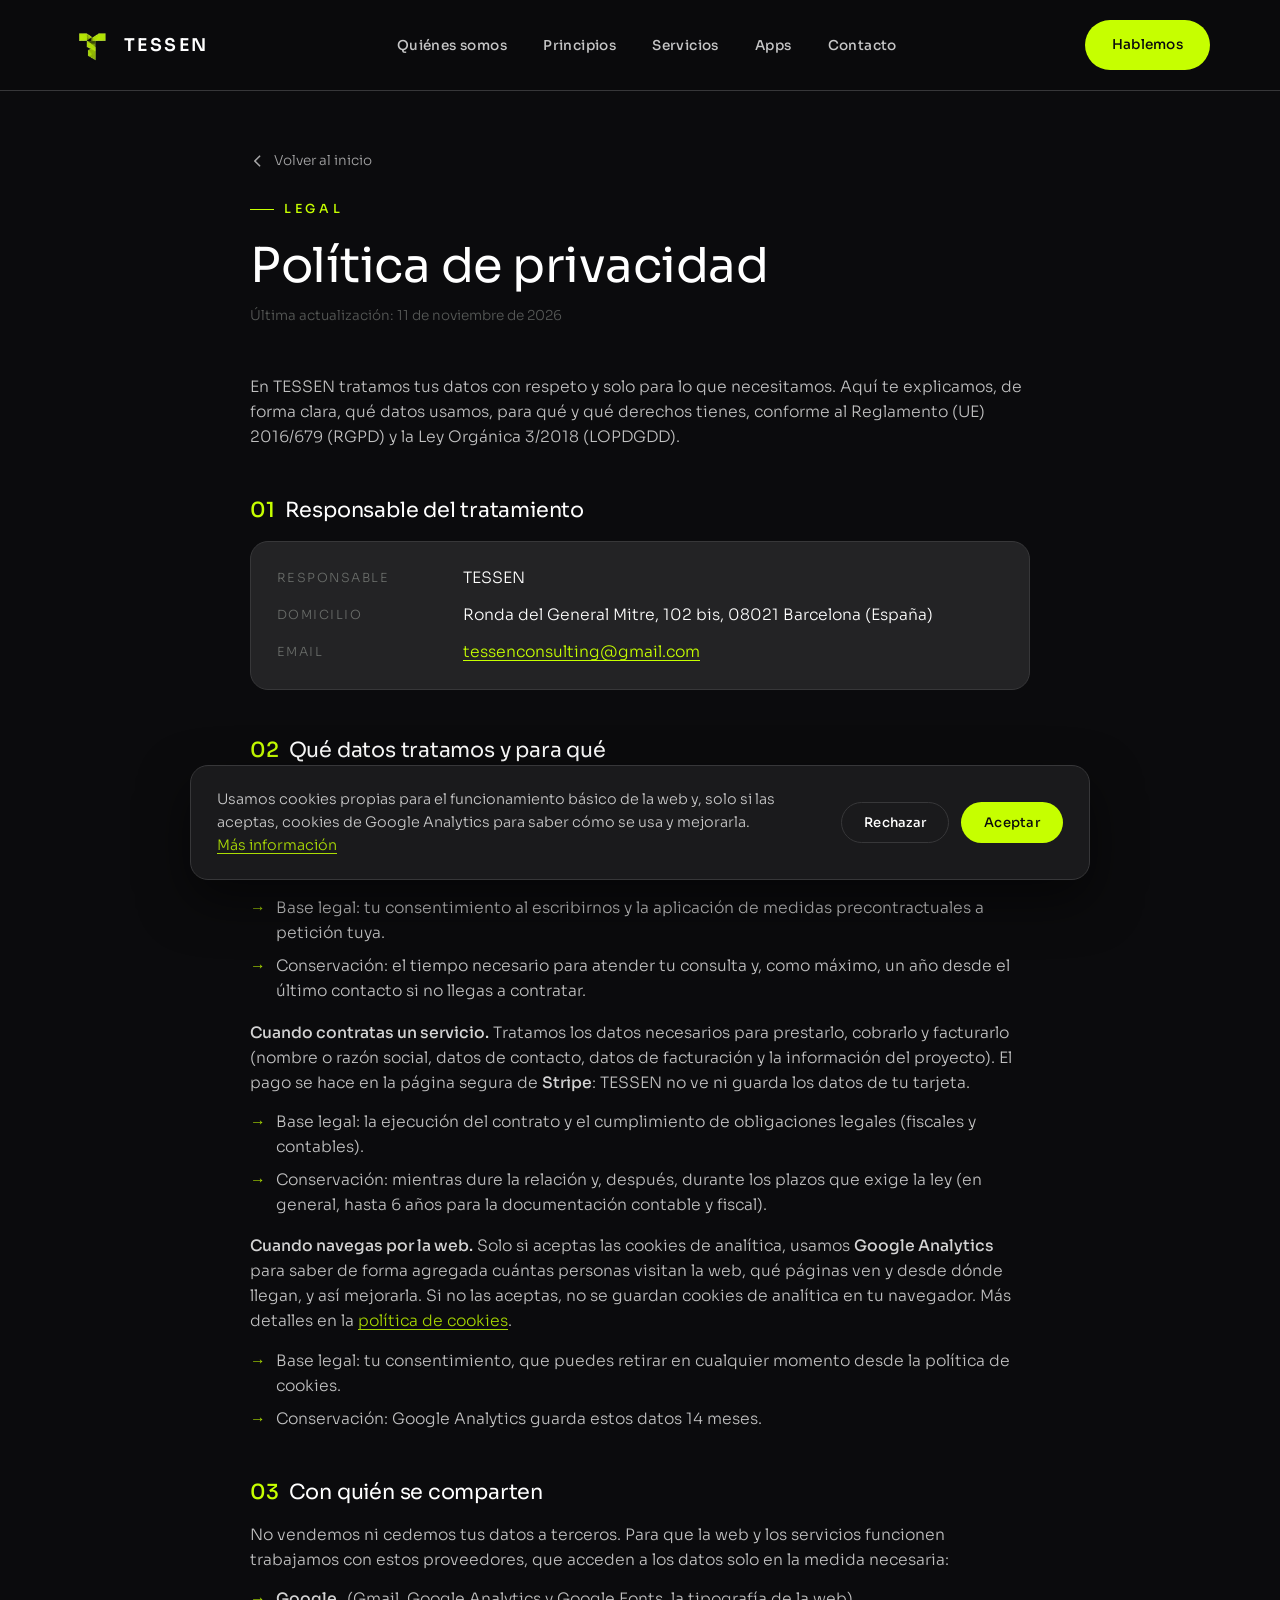
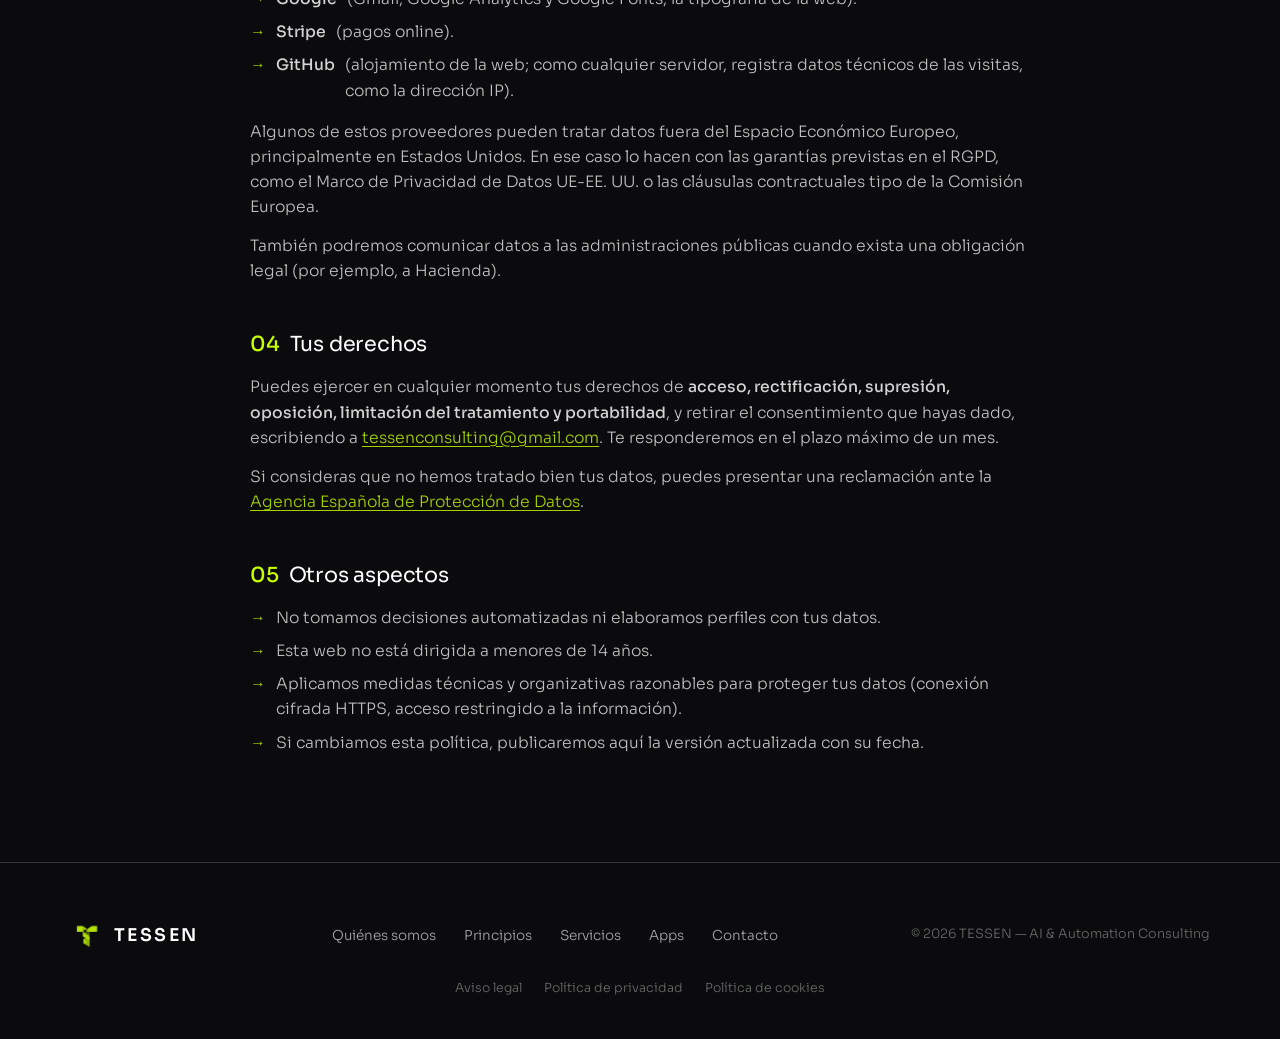
<file: politica-privacidad.html>
<!doctype html>
<html lang="es">
<head>
<meta charset="UTF-8" />
<!-- Etiqueta de Google (Analytics). Modo de consentimiento: sin cookies de analítica hasta que se aceptan en el aviso. -->
<script>
  window.dataLayer = window.dataLayer || [];
  function gtag(){dataLayer.push(arguments);}
  var tessenConsent = null;
  try { tessenConsent = localStorage.getItem('tessen_cookie_consent'); } catch (e) {}
  gtag('consent', 'default', {
    analytics_storage: tessenConsent === 'accepted' ? 'granted' : 'denied',
    ad_storage: 'denied', ad_user_data: 'denied', ad_personalization: 'denied'
  });
</script>
<script async src="https://www.googletagmanager.com/gtm.js?id=G-J443FP3D2H"></script>
<script>
  gtag('js', new Date());
</script>
<meta name="viewport" content="width=device-width, initial-scale=1" />
<title>Política de privacidad — TESSEN</title>
<meta name="description" content="Cómo trata TESSEN tus datos personales: contacto, contratación, pagos con Stripe y analítica, y cómo ejercer tus derechos." />
<link rel="canonical" href="https://tessenconsulting.com/politica-privacidad.html" />
<link rel="icon" type="image/png" href="https://tessenconsulting.com/assets/tessen/logo-icon.png" />
<link rel="apple-touch-icon" href="https://tessenconsulting.com/assets/tessen/logo-icon.png" />
<link rel="preconnect" href="https://fonts.googleapis.com" />
<link rel="preconnect" href="https://fonts.gstatic.com" crossorigin />
<link href="https://fonts.googleapis.com/css2?family=Sora:wght@300;400;500;600;700;800&display=swap" rel="stylesheet" />
<style>
  :root {
    --lime: #c6ff00;
    --black: #0b0b0d;
    --gray: #686b68;
    --gray-light: #e8e8e8;
    --white: #ffffff;
    --black-alt: color-mix(in srgb, var(--black) 94%, var(--white) 6%);
    --card: color-mix(in srgb, var(--black) 90%, var(--white) 10%);
    --border: color-mix(in srgb, var(--black) 82%, var(--white) 18%);
  }

  * { margin: 0; padding: 0; box-sizing: border-box; }
  html { scroll-behavior: smooth; }

  body {
    background: var(--black);
    color: var(--white);
    font-family: 'Sora', sans-serif;
    line-height: 1.6;
    overflow-x: hidden;
    font-weight: 300;
  }

  ::selection { background: var(--lime); color: var(--black); }

  a { color: inherit; text-decoration: none; }
  img, svg { max-width: 100%; display: block; }
  ul { list-style: none; }

  h1, h2, h3 { font-family: 'Sora', sans-serif; font-weight: 400; letter-spacing: -0.01em; }

  .eyebrow {
    color: var(--lime); font-size: 0.78rem; letter-spacing: 0.3em; text-transform: uppercase;
    font-weight: 500; margin-bottom: 18px; display: inline-flex; align-items: center; gap: 10px;
  }
  .eyebrow::before { content: ""; width: 24px; height: 1px; background: var(--lime); display: inline-block; }

  .logo-mark { width: 42px; height: 42px; position: relative; flex-shrink: 0; border-radius: 22%; overflow: hidden; }
  .logo-mark img { width: 100%; height: 100%; object-fit: contain; display: block; }
  .logo-lockup { display: flex; align-items: center; gap: 12px; }
  .logo-word { font-size: 1.1rem; font-weight: 600; letter-spacing: 0.14em; }

  /* ---------- Nav ---------- */
  header {
    position: fixed; top: 0; left: 0; right: 0; z-index: 100; padding: 20px 24px;
    background: rgba(11,11,13,0.7); backdrop-filter: blur(14px); border-bottom: 1px solid var(--border);
  }
  nav { max-width: 1140px; margin: 0 auto; display: flex; align-items: center; justify-content: space-between; }
  .nav-links { display: flex; gap: 36px; }
  .nav-links a { font-size: 0.85rem; font-weight: 500; letter-spacing: 0.03em; color: var(--gray-light); opacity: 0.85; transition: opacity 0.2s, color 0.2s; }
  .nav-links a:hover { opacity: 1; color: var(--lime); }

  .btn {
    display: inline-flex; align-items: center; gap: 8px; padding: 13px 26px; border-radius: 999px;
    font-size: 0.85rem; font-weight: 500; letter-spacing: 0.02em; cursor: pointer; font-family: inherit;
    transition: transform 0.25s ease, box-shadow 0.25s ease, background 0.25s ease; border: 1px solid transparent;
  }
  .btn-primary { background: var(--lime); color: var(--black); }
  .btn-primary:hover { transform: translateY(-2px); box-shadow: 0 10px 30px rgba(198,255,0,0.25); }
  .btn-ghost { border-color: var(--border); color: var(--white); background: transparent; }
  .btn-ghost:hover { border-color: var(--lime); color: var(--lime); }

  .nav-cta { display: none; }
  @media (min-width: 860px) { .nav-cta { display: inline-flex; } }
  .nav-cta-mobile { display: none; }
  .burger { display: flex; flex-direction: column; gap: 5px; cursor: pointer; background: none; border: none; }
  .burger span { width: 22px; height: 2px; background: var(--white); display: block; }
  @media (min-width: 860px) { .burger { display: none; } .nav-links { display: flex; } }
  @media (max-width: 859px) {
    .nav-links {
      position: fixed; top: 68px; left: 0; right: 0; background: var(--black-alt); border-bottom: 1px solid var(--border);
      flex-direction: column; gap: 0; max-height: 0; overflow: hidden; transition: max-height 0.35s ease;
    }
    .nav-links.open { max-height: 400px; }
    .nav-links a { padding: 18px 24px; border-bottom: 1px solid var(--border); width: 100%; }
    .nav-links .nav-cta-mobile { display: block; padding: 18px 24px; }
  }

  /* ---------- Texto legal ---------- */
  .legal { padding: 150px 24px 90px; }
  .legal-wrap { max-width: 780px; margin: 0 auto; }
  .back-link {
    display: inline-flex; align-items: center; gap: 8px; font-size: 0.85rem; color: var(--gray-light);
    opacity: 0.7; margin-bottom: 28px; transition: opacity 0.2s, color 0.2s;
  }
  .back-link:hover { opacity: 1; color: var(--lime); }
  .back-link svg { width: 16px; height: 16px; }
  .legal h1 { font-size: clamp(2rem, 5vw, 3rem); line-height: 1.15; margin-bottom: 12px; }
  .legal .updated { font-size: 0.85rem; color: var(--gray); margin-bottom: 48px; }
  .legal h2 { font-size: 1.3rem; margin: 44px 0 14px; color: var(--white); }
  .legal h2 .num { color: var(--lime); margin-right: 10px; font-weight: 500; }
  .legal p, .legal li { font-size: 0.98rem; color: var(--gray-light); opacity: 0.82; }
  .legal p { margin-bottom: 14px; }
  .legal ul { margin: 0 0 16px; display: flex; flex-direction: column; gap: 8px; }
  .legal li { display: flex; gap: 10px; }
  .legal li::before { content: "→"; color: var(--lime); flex-shrink: 0; }
  .legal b { color: var(--white); font-weight: 500; }
  .legal a:not(.btn):not(.back-link) { color: var(--lime); text-decoration: underline; text-underline-offset: 3px; }

  .data-card {
    background: var(--card); border: 1px solid var(--border); border-radius: 18px;
    padding: 24px 26px; margin: 8px 0 20px; display: grid; gap: 12px;
  }
  .data-row { display: grid; grid-template-columns: 1fr; gap: 2px; }
  @media (min-width: 600px) { .data-row { grid-template-columns: 170px 1fr; gap: 16px; } }
  .data-row dt { font-size: 0.78rem; letter-spacing: 0.12em; text-transform: uppercase; color: var(--gray); padding-top: 3px; }
  .data-row dd { font-size: 0.98rem; color: var(--white); }

  .table-scroll { overflow-x: auto; margin: 8px 0 20px; border: 1px solid var(--border); border-radius: 16px; }
  table { width: 100%; border-collapse: collapse; min-width: 560px; }
  th, td { text-align: left; padding: 14px 16px; font-size: 0.88rem; border-bottom: 1px solid var(--border); vertical-align: top; }
  th { color: var(--lime); font-weight: 500; font-size: 0.75rem; letter-spacing: 0.12em; text-transform: uppercase; background: var(--card); }
  td { color: var(--gray-light); opacity: 0.85; }
  tr:last-child td { border-bottom: none; }
  td code { font-family: ui-monospace, Consolas, monospace; color: var(--white); font-size: 0.85rem; }

  .cookie-prefs { margin: 8px 0 20px; display: flex; flex-wrap: wrap; align-items: center; gap: 16px; }
  .cookie-state { font-size: 0.9rem; color: var(--gray-light); opacity: 0.8; }
  .cookie-state b { color: var(--lime); }

  /* ---------- Footer ---------- */
  footer { padding: 56px 24px 40px; border-top: 1px solid var(--border); }
  .footer-inner { max-width: 1140px; margin: 0 auto; display: flex; flex-direction: column; gap: 32px; align-items: center; text-align: center; }
  @media (min-width: 760px) { .footer-inner { flex-direction: row; justify-content: space-between; text-align: left; } }
  .footer-nav { display: flex; gap: 28px; flex-wrap: wrap; justify-content: center; }
  .footer-nav a { font-size: 0.85rem; color: var(--gray-light); opacity: 0.7; }
  .footer-nav a:hover { color: var(--lime); opacity: 1; }
  .footer-copy { font-size: 0.8rem; color: var(--gray); }
  .footer-legal { max-width: 1140px; margin: 28px auto 0; display: flex; gap: 22px; flex-wrap: wrap; justify-content: center; }
  .footer-legal a { font-size: 0.78rem; color: var(--gray); }
  .footer-legal a:hover { color: var(--lime); }

  /* ---------- Cookie banner ---------- */
  .cookie-banner {
    position: fixed;
    left: 0; right: 0; bottom: 0;
    z-index: 200;
    padding: 20px 24px;
    transform: translateY(120%);
    transition: transform 0.5s ease;
  }
  .cookie-banner.visible { transform: translateY(0); }
  .cookie-banner-inner {
    max-width: 900px;
    margin: 0 auto;
    background: var(--black-alt);
    border: 1px solid var(--border);
    border-radius: 18px;
    padding: 22px 26px;
    display: flex;
    flex-wrap: wrap;
    align-items: center;
    justify-content: space-between;
    gap: 18px;
    box-shadow: 0 20px 50px rgba(0,0,0,0.5);
  }
  .cookie-banner p {
    font-size: 0.9rem;
    color: var(--gray-light);
    opacity: 0.85;
    max-width: 560px;
    margin: 0;
  }
  .cookie-banner p a { color: var(--lime); text-decoration: underline; text-underline-offset: 3px; }
  .cookie-actions { display: flex; gap: 12px; flex-shrink: 0; }
  .cookie-actions .btn { padding: 11px 22px; font-size: 0.82rem; }
</style>
</head>
<body>

<header>
  <nav>
    <a href="index.html" class="logo-lockup">
      <div class="logo-mark"><img src="assets/tessen/logo-icon.png" alt="TESSEN" /></div>
      <div class="logo-word">TESSEN</div>
    </a>
    <ul class="nav-links" id="navLinks">
      <li><a href="index.html#about">Quiénes somos</a></li>
      <li><a href="index.html#metodo">Principios</a></li>
      <li><a href="index.html#servicios">Servicios</a></li>
      <li><a href="index.html#apps">Apps</a></li>
      <li><a href="index.html#contacto">Contacto</a></li>
      <li class="nav-cta-mobile"><a href="index.html#contacto" class="btn btn-primary">Hablemos</a></li>
    </ul>
    <a href="index.html#contacto" class="btn btn-primary nav-cta">Hablemos</a>
    <button class="burger" id="burger" aria-label="Abrir menú"><span></span><span></span><span></span></button>
  </nav>
</header>

<main class="legal">
  <div class="legal-wrap">
    <a href="index.html" class="back-link"><svg viewBox="0 0 20 20" fill="none" stroke="currentColor" stroke-width="2" stroke-linecap="round" stroke-linejoin="round"><path d="M12 4l-6 6 6 6"/></svg>Volver al inicio</a>
    <span class="eyebrow" style="display:flex">Legal</span>
    <h1>Política de privacidad</h1>
    <p class="updated">Última actualización: 11 de noviembre de 2026</p>

    <p>En TESSEN tratamos tus datos con respeto y solo para lo que necesitamos. Aquí te explicamos, de forma clara, qué datos usamos, para qué y qué derechos tienes, conforme al Reglamento (UE) 2016/679 (RGPD) y la Ley Orgánica 3/2018 (LOPDGDD).</p>

    <h2><span class="num">01</span>Responsable del tratamiento</h2>
    <dl class="data-card">
      <div class="data-row"><dt>Responsable</dt><dd>TESSEN</dd></div>
      <div class="data-row"><dt>Domicilio</dt><dd>Ronda del General Mitre, 102 bis, 08021 Barcelona (España)</dd></div>
      <div class="data-row"><dt>Email</dt><dd><a href="mailto:tessenconsulting@gmail.com">tessenconsulting@gmail.com</a></dd></div>
    </dl>

    <h2><span class="num">02</span>Qué datos tratamos y para qué</h2>
    <p><b>Cuando nos escribes.</b> El formulario de contacto de la web no envía ni guarda nada en ningún servidor: abre tu Gmail con el mensaje ya redactado y eres tú quien lo envía. Tanto si usas el formulario como si escribes directamente a nuestro email, tratamos tu nombre, tu email y lo que nos cuentes para responderte y, si lo pides, preparar un presupuesto.</p>
    <ul>
      <li>Base legal: tu consentimiento al escribirnos y la aplicación de medidas precontractuales a petición tuya.</li>
      <li>Conservación: el tiempo necesario para atender tu consulta y, como máximo, un año desde el último contacto si no llegas a contratar.</li>
    </ul>
    <p><b>Cuando contratas un servicio.</b> Tratamos los datos necesarios para prestarlo, cobrarlo y facturarlo (nombre o razón social, datos de contacto, datos de facturación y la información del proyecto). El pago se hace en la página segura de <b>Stripe</b>: TESSEN no ve ni guarda los datos de tu tarjeta.</p>
    <ul>
      <li>Base legal: la ejecución del contrato y el cumplimiento de obligaciones legales (fiscales y contables).</li>
      <li>Conservación: mientras dure la relación y, después, durante los plazos que exige la ley (en general, hasta 6 años para la documentación contable y fiscal).</li>
    </ul>
    <p><b>Cuando navegas por la web.</b> Solo si aceptas las cookies de analítica, usamos <b>Google Analytics</b> para saber de forma agregada cuántas personas visitan la web, qué páginas ven y desde dónde llegan, y así mejorarla. Si no las aceptas, no se guardan cookies de analítica en tu navegador. Más detalles en la <a href="politica-cookies.html">política de cookies</a>.</p>
    <ul>
      <li>Base legal: tu consentimiento, que puedes retirar en cualquier momento desde la política de cookies.</li>
      <li>Conservación: Google Analytics guarda estos datos 14 meses.</li>
    </ul>

    <h2><span class="num">03</span>Con quién se comparten</h2>
    <p>No vendemos ni cedemos tus datos a terceros. Para que la web y los servicios funcionen trabajamos con estos proveedores, que acceden a los datos solo en la medida necesaria:</p>
    <ul>
      <li><b>Google</b> (Gmail, Google Analytics y Google Fonts, la tipografía de la web).</li>
      <li><b>Stripe</b> (pagos online).</li>
      <li><b>GitHub</b> (alojamiento de la web; como cualquier servidor, registra datos técnicos de las visitas, como la dirección IP).</li>
    </ul>
    <p>Algunos de estos proveedores pueden tratar datos fuera del Espacio Económico Europeo, principalmente en Estados Unidos. En ese caso lo hacen con las garantías previstas en el RGPD, como el Marco de Privacidad de Datos UE-EE. UU. o las cláusulas contractuales tipo de la Comisión Europea.</p>
    <p>También podremos comunicar datos a las administraciones públicas cuando exista una obligación legal (por ejemplo, a Hacienda).</p>

    <h2><span class="num">04</span>Tus derechos</h2>
    <p>Puedes ejercer en cualquier momento tus derechos de <b>acceso, rectificación, supresión, oposición, limitación del tratamiento y portabilidad</b>, y retirar el consentimiento que hayas dado, escribiendo a <a href="mailto:tessenconsulting@gmail.com">tessenconsulting@gmail.com</a>. Te responderemos en el plazo máximo de un mes.</p>
    <p>Si consideras que no hemos tratado bien tus datos, puedes presentar una reclamación ante la <a href="https://www.aepd.es" target="_blank" rel="noopener">Agencia Española de Protección de Datos</a>.</p>

    <h2><span class="num">05</span>Otros aspectos</h2>
    <ul>
      <li>No tomamos decisiones automatizadas ni elaboramos perfiles con tus datos.</li>
      <li>Esta web no está dirigida a menores de 14 años.</li>
      <li>Aplicamos medidas técnicas y organizativas razonables para proteger tus datos (conexión cifrada HTTPS, acceso restringido a la información).</li>
      <li>Si cambiamos esta política, publicaremos aquí la versión actualizada con su fecha.</li>
    </ul>

  </div>
</main>

<footer>
  <div class="footer-inner">
    <div class="logo-lockup">
      <div class="logo-mark" style="width:32px;height:32px;"><img src="assets/tessen/logo-icon.png" alt="TESSEN" /></div>
      <div class="logo-word">TESSEN</div>
    </div>
    <ul class="footer-nav">
      <li><a href="index.html#about">Quiénes somos</a></li>
      <li><a href="index.html#metodo">Principios</a></li>
      <li><a href="index.html#servicios">Servicios</a></li>
      <li><a href="index.html#apps">Apps</a></li>
      <li><a href="index.html#contacto">Contacto</a></li>
    </ul>
    <div class="footer-copy">© 2026 TESSEN — AI &amp; Automation Consulting</div>
  </div>
  <div class="footer-legal">
    <a href="aviso-legal.html">Aviso legal</a>
    <a href="politica-privacidad.html">Política de privacidad</a>
    <a href="politica-cookies.html">Política de cookies</a>
  </div>
</footer>

<div class="cookie-banner" id="cookieBanner">
  <div class="cookie-banner-inner">
    <p>Usamos cookies propias para el funcionamiento básico de la web y, solo si las aceptas, cookies de Google Analytics para saber cómo se usa y mejorarla. <a href="politica-cookies.html">Más información</a></p>
    <div class="cookie-actions">
      <button class="btn btn-ghost" id="cookieReject">Rechazar</button>
      <button class="btn btn-primary" id="cookieAccept">Aceptar</button>
    </div>
  </div>
</div>

<script>
  const burger = document.getElementById('burger');
  const navLinks = document.getElementById('navLinks');
  burger.addEventListener('click', () => navLinks.classList.toggle('open'));
  navLinks.querySelectorAll('a').forEach(a => a.addEventListener('click', () => navLinks.classList.remove('open')));

  const cookieBanner = document.getElementById('cookieBanner');
  const readConsent = () => { try { return localStorage.getItem('tessen_cookie_consent'); } catch (e) { return null; } };
  const saveConsent = (v) => { try { localStorage.setItem('tessen_cookie_consent', v); } catch (e) {} };
  // Al rechazar o retirar el consentimiento se borran también las cookies de Google Analytics ya guardadas
  const clearGaCookies = () => {
    document.cookie.split(';').map(c => c.split('=')[0].trim()).filter(n => n.startsWith('_ga')).forEach(n => {
      ['', '; domain=.tessenconsulting.com', '; domain=tessenconsulting.com'].forEach(d => {
        document.cookie = n + '=; expires=Thu, 01 Jan 1970 00:00:00 GMT; path=/' + d;
      });
    });
  };
  const paintState = () => {
    const el = document.getElementById('cookieState');
    if (!el) return;
    const v = readConsent();
    el.innerHTML = v === 'accepted' ? 'Estado actual: <b>analítica aceptada</b>'
      : v === 'rejected' ? 'Estado actual: <b>analítica rechazada</b>'
      : 'Estado actual: <b>sin elegir todavía</b>';
  };
  if (!readConsent()) {
    setTimeout(() => cookieBanner.classList.add('visible'), 600);
  }
  document.getElementById('cookieAccept').addEventListener('click', () => {
    saveConsent('accepted');
    gtag('consent', 'update', { analytics_storage: 'granted' });
    cookieBanner.classList.remove('visible');
    paintState();
  });
  document.getElementById('cookieReject').addEventListener('click', () => {
    saveConsent('rejected');
    gtag('consent', 'update', { analytics_storage: 'denied' });
    clearGaCookies();
    cookieBanner.classList.remove('visible');
    paintState();
  });
  const prefsBtn = document.getElementById('cookiePrefs');
  if (prefsBtn) prefsBtn.addEventListener('click', () => cookieBanner.classList.add('visible'));
  paintState();
</script>
</body>
</html>
</file>
<file: apps/fokus/app/styles/tokens.css>
/* =========================================================
   FOKUS · Design tokens — "Study Beautifully"
   Fuente única de verdad. Cualquier color, radio, sombra o
   tamaño de la app y del material de marketing sale de aquí.
   ========================================================= */

@font-face {
  font-family: 'Inter';
  src: url('../vendor/fonts/inter-latin-wght-normal.woff2') format('woff2');
  font-weight: 100 900; font-style: normal; font-display: swap;
  unicode-range: U+0000-00FF, U+0131, U+0152-0153, U+02BB-02BC, U+02C6, U+02DA, U+02DC, U+2000-206F, U+20AC, U+2122, U+2191, U+2193, U+2212, U+2215, U+FEFF, U+FFFD;
}
@font-face {
  font-family: 'Inter';
  src: url('../vendor/fonts/inter-latin-ext-wght-normal.woff2') format('woff2');
  font-weight: 100 900; font-style: normal; font-display: swap;
  unicode-range: U+0100-02AF, U+0304, U+0308, U+0329, U+1E00-1E9F, U+1EF2-1EFF, U+2020, U+20A0-20AB, U+20AD-20C0, U+2113, U+2C60-2C7F, U+A720-A7FF;
}
@font-face {
  font-family: 'Fraunces';
  src: url('../vendor/fonts/fraunces-latin-wght-normal.woff2') format('woff2');
  font-weight: 100 900; font-style: normal; font-display: swap;
}
@font-face {
  font-family: 'Fraunces';
  src: url('../vendor/fonts/fraunces-latin-wght-italic.woff2') format('woff2');
  font-weight: 100 900; font-style: italic; font-display: swap;
}

:root {
  /* --- Marca --- */
  --violet-50:  #F4F2FE;
  --violet-100: #EAE6FD;
  --violet-200: #D5CDFA;
  --violet-300: #B7ABF5;
  --violet-400: #9283EF;
  --violet-500: #6D5CE8;   /* Primario FOKUS */
  --violet-600: #5B49D8;
  --violet-700: #4A3AB5;
  --violet-800: #392D8A;

  --brand: var(--violet-500);
  --brand-hover: var(--violet-600);
  --brand-press: var(--violet-700);
  --brand-soft: var(--violet-50);
  --brand-tint: var(--violet-100);
  --on-brand: #FFFFFF;

  /* --- Neutros (marfil cálido) --- */
  --bg: #F7F7F4;           /* Fondo de la app */
  --surface: #FFFFFF;      /* Tarjetas */
  --surface-2: #FBFBF9;    /* Superficie hundida / hover suave */
  --surface-3: #F1F1EC;    /* Campos, pistas de progreso */
  --line: #E8E7E1;
  --line-soft: #F0EFEA;

  --ink: #242338;          /* Texto principal */
  --ink-2: #5C5A70;        /* Texto secundario (AA sobre blanco y marfil) */
  --ink-3: #8A889C;        /* Pistas, placeholders, metadatos grandes */
  --ink-inverse: #FFFFFF;

  /* --- Asignaturas y categorías (único uso permitido del pastel) ---
     -bg: relleno de tarjeta/chip · -ink: texto sobre -bg (AA) · -dot: marca de identidad */
  --s-lavanda-bg: #EEEBFD;   --s-lavanda-ink: #4A3AB5;   --s-lavanda-dot: #A396F2;
  --s-melocoton-bg: #FDEEE4; --s-melocoton-ink: #8E431C; --s-melocoton-dot: #F0A97F;
  --s-menta-bg: #E3F4EB;     --s-menta-ink: #1F6845;     --s-menta-dot: #7FCBA4;
  --s-cielo-bg: #E4EFFA;     --s-cielo-ink: #22598A;     --s-cielo-dot: #86B8E6;
  --s-rosa-bg: #FCE9F0;      --s-rosa-ink: #93304F;      --s-rosa-dot: #EC9DB9;
  --s-mantequilla-bg: #FBF3DA; --s-mantequilla-ink: #6F540C; --s-mantequilla-dot: #E2C35C;
  --s-salvia-bg: #EBF1E5;    --s-salvia-ink: #46602D;    --s-salvia-dot: #A5BF89;
  --s-lila-bg: #F5E9FA;      --s-lila-ink: #74308E;      --s-lila-dot: #CE9BE2;

  /* --- Estados (reservados; siempre con icono o texto) --- */
  --ok: #2E8B57;
  --danger: #C2413A;
  --danger-soft: #FCEDEC;

  /* --- Tipografía --- */
  --font-ui: 'Inter', 'Segoe UI Variable Text', 'Segoe UI', -apple-system, BlinkMacSystemFont, system-ui, sans-serif;
  --font-display: 'Fraunces', 'Iowan Old Style', Georgia, serif;
  --font-num: 'Inter', system-ui, sans-serif;

  --fs-xs: 12px;     /* solo etiquetas en mayúsculas espaciadas */
  --fs-sm: 13px;     /* metadatos */
  --fs-md: 14px;     /* cuerpo UI */
  --fs-lg: 16px;     /* cuerpo destacado / títulos de tarjeta */
  --fs-xl: 20px;     /* títulos de sección */
  --fs-2xl: 28px;    /* títulos de página */
  --fs-3xl: 40px;    /* saludo / display */
  --fs-timer: 88px;  /* temporizador */

  --lh-tight: 1.15;
  --lh-snug: 1.35;
  --lh-body: 1.5;

  /* --- Espaciado (base 4) --- */
  --sp-1: 4px;  --sp-2: 8px;  --sp-3: 12px; --sp-4: 16px;
  --sp-5: 20px; --sp-6: 24px; --sp-8: 32px; --sp-10: 40px; --sp-12: 48px;

  /* --- Radios --- */
  --r-xs: 6px;
  --r-sm: 10px;
  --r-md: 14px;
  --r-lg: 20px;
  --r-xl: 28px;
  --r-pill: 999px;

  /* --- Sombras (muy suaves, tinte tinta) --- */
  --shadow-xs: 0 1px 2px rgba(36, 35, 56, .05);
  --shadow-sm: 0 1px 2px rgba(36, 35, 56, .04), 0 4px 14px -6px rgba(36, 35, 56, .08);
  --shadow-md: 0 2px 4px rgba(36, 35, 56, .04), 0 16px 40px -18px rgba(36, 35, 56, .18);
  --shadow-lg: 0 4px 10px rgba(36, 35, 56, .05), 0 30px 70px -28px rgba(36, 35, 56, .28);
  --shadow-brand: 0 10px 30px -10px rgba(109, 92, 232, .55);
  --ring: 0 0 0 3px rgba(109, 92, 232, .22);

  /* --- Movimiento --- */
  --ease: cubic-bezier(.2, .8, .2, 1);
  --ease-spring: cubic-bezier(.34, 1.4, .5, 1);
  --t-fast: 120ms;
  --t-base: 200ms;
  --t-slow: 420ms;

  /* --- Layout --- */
  --sidebar-w: 236px;
  --topbar-h: 64px;
  --titlebar-safe: 140px; /* hueco para los botones de ventana de Windows */

  /* --- Tokens que cambian con el tema --- */
  --brand-text: var(--violet-500);   /* violeta usado como texto o icono */
  --brand-ink: var(--violet-700);    /* texto sobre --brand-soft */
  --glass: rgba(255, 255, 255, .8);  /* superficies flotantes de Concentración */
  --glass-hover: #FFFFFF;
  --glass-edge: rgba(255, 255, 255, .9);
  --calm-1: rgba(213, 205, 250, .55);
  --calm-2: rgba(253, 238, 228, .9);
  --calm-3: rgba(234, 230, 253, .9);
  --horizon: rgba(255, 255, 255, .75);
  --ring-track: rgba(109, 92, 232, .12);
  --scroll-thumb: #DDDCD5;
  --check-line: #CFCDC6;
  --switch-off: #DCDBD4;
  --scrim: rgba(36, 35, 56, .22);
  --toast-bg: #242338;
  --art-hi: #FFFFFF;
  --danger-soft-hover: #F9DEDC;
  --fi-pdf-bg: #FCEDEC;   --fi-pdf-ink: #A8362F;
  --fi-doc-bg: #E6EEFB;   --fi-doc-ink: #2856A0;
  --fi-img-bg: #E3F4EB;   --fi-img-ink: #1F6845;
  --fi-sheet-bg: #E7F3E0; --fi-sheet-ink: #3C6B23;
  --fi-slide-bg: #FDEEE4; --fi-slide-ink: #8E431C;
  --select-arrow: url("data:image/svg+xml,%3Csvg xmlns='http://www.w3.org/2000/svg' width='16' height='16' fill='none' stroke='%235C5A70' stroke-width='1.8' stroke-linecap='round' stroke-linejoin='round'%3E%3Cpath d='m4 6 4 4 4-4'/%3E%3C/svg%3E");
  color-scheme: light;
}

/* =========================================================
   Modo noche — mismo sistema, superficies tinta profunda.
   Se activa con <html data-theme="dark"> (Ajustes → Apariencia).
   ========================================================= */
:root[data-theme="dark"] {
  color-scheme: dark;
  --brand-hover: #7B6BF0;
  --brand-text: #A99DF8;
  --brand-ink: #D2CBFC;
  --brand-soft: rgba(124, 108, 240, .16);
  --brand-tint: rgba(124, 108, 240, .28);

  --bg: #121119;
  --surface: #1B1A25;
  --surface-2: #201F2C;
  --surface-3: #292838;
  --line: #312F42;
  --line-soft: #262534;

  --ink: #EDECF6;
  --ink-2: #ABA9C0;
  --ink-3: #7F7D96;

  --s-lavanda-bg: rgba(163, 150, 242, .16);    --s-lavanda-ink: #CFC7FB;
  --s-melocoton-bg: rgba(240, 169, 127, .15);  --s-melocoton-ink: #F7C9AC;
  --s-menta-bg: rgba(127, 203, 164, .15);      --s-menta-ink: #A9E2C4;
  --s-cielo-bg: rgba(134, 184, 230, .15);      --s-cielo-ink: #B5D5F2;
  --s-rosa-bg: rgba(236, 157, 185, .15);       --s-rosa-ink: #F5C2D4;
  --s-mantequilla-bg: rgba(226, 195, 92, .14); --s-mantequilla-ink: #EDD98F;
  --s-salvia-bg: rgba(165, 191, 137, .15);     --s-salvia-ink: #C8DAB3;
  --s-lila-bg: rgba(206, 155, 226, .15);       --s-lila-ink: #E3C2EF;

  --ok: #5BC48A;
  --danger: #F07A72;
  --danger-soft: rgba(240, 122, 114, .14);
  --danger-soft-hover: rgba(240, 122, 114, .22);

  --shadow-xs: 0 1px 2px rgba(0, 0, 0, .35);
  --shadow-sm: 0 1px 2px rgba(0, 0, 0, .3), 0 4px 14px -6px rgba(0, 0, 0, .45);
  --shadow-md: 0 2px 4px rgba(0, 0, 0, .3), 0 16px 40px -18px rgba(0, 0, 0, .65);
  --shadow-lg: 0 4px 10px rgba(0, 0, 0, .35), 0 30px 70px -28px rgba(0, 0, 0, .75);
  --shadow-brand: 0 10px 30px -12px rgba(109, 92, 232, .6);
  --ring: 0 0 0 3px rgba(169, 157, 248, .35);

  --glass: rgba(32, 31, 44, .8);
  --glass-hover: #2A2939;
  --glass-edge: rgba(255, 255, 255, .06);
  --calm-1: rgba(109, 92, 232, .22);
  --calm-2: rgba(240, 169, 127, .07);
  --calm-3: rgba(109, 92, 232, .14);
  --horizon: rgba(255, 255, 255, .035);
  --ring-track: rgba(124, 108, 240, .2);
  --scroll-thumb: #34334A;
  --check-line: #4A4860;
  --switch-off: #3A3950;
  --scrim: rgba(5, 5, 10, .55);
  --toast-bg: #2E2D41;
  --art-hi: rgba(255, 255, 255, .3);
  --fi-pdf-bg: rgba(240, 122, 114, .15);  --fi-pdf-ink: #F5A39D;
  --fi-doc-bg: rgba(134, 184, 230, .15);  --fi-doc-ink: #B5D5F2;
  --fi-img-bg: rgba(127, 203, 164, .15);  --fi-img-ink: #A9E2C4;
  --fi-sheet-bg: rgba(165, 191, 137, .15); --fi-sheet-ink: #C8DAB3;
  --fi-slide-bg: rgba(240, 169, 127, .15); --fi-slide-ink: #F7C9AC;
  --select-arrow: url("data:image/svg+xml,%3Csvg xmlns='http://www.w3.org/2000/svg' width='16' height='16' fill='none' stroke='%23ABA9C0' stroke-width='1.8' stroke-linecap='round' stroke-linejoin='round'%3E%3Cpath d='m4 6 4 4 4-4'/%3E%3C/svg%3E");
}

@media (prefers-reduced-motion: reduce) {
  :root { --t-fast: 0ms; --t-base: 0ms; --t-slow: 0ms; }
}
</file>
<file: apps/fokus/app/styles/components.css>
/* =========================================================
   FOKUS · Base + componentes reutilizables
   ========================================================= */
*, *::before, *::after { box-sizing: border-box; }
html, body { margin: 0; height: 100%; }
body {
  font-family: var(--font-ui);
  font-size: var(--fs-md);
  line-height: var(--lh-body);
  color: var(--ink);
  background: var(--bg);
  -webkit-font-smoothing: antialiased;
  font-feature-settings: 'cv11', 'ss01', 'tnum' 0;
  overflow: hidden;
  user-select: none;
}
input, textarea, select, button { font: inherit; color: inherit; }
button { cursor: pointer; }
a { color: var(--brand-text); }
::selection { background: var(--violet-200); }
:focus-visible { outline: none; box-shadow: var(--ring); }
.num { font-variant-numeric: tabular-nums; }
[hidden] { display: none !important; }
.sr-only { position: absolute; width: 1px; height: 1px; overflow: hidden; clip: rect(0 0 0 0); white-space: nowrap; }

::-webkit-scrollbar { width: 10px; height: 10px; }
::-webkit-scrollbar-thumb { background: var(--scroll-thumb); border-radius: 10px; border: 3px solid var(--bg); }
::-webkit-scrollbar-track { background: transparent; }

/* ---------- Tipografía ---------- */
.t-display { font-family: var(--font-display); font-weight: 450; font-size: var(--fs-3xl); line-height: var(--lh-tight); letter-spacing: -.02em; font-variation-settings: 'opsz' 96, 'SOFT' 50; }
.t-title { font-size: var(--fs-2xl); font-weight: 650; letter-spacing: -.025em; line-height: var(--lh-tight); }
.t-h2 { font-size: var(--fs-xl); font-weight: 620; letter-spacing: -.015em; line-height: var(--lh-snug); }
.t-h3 { font-size: var(--fs-lg); font-weight: 600; letter-spacing: -.01em; }
.t-sub { color: var(--ink-2); font-size: var(--fs-md); }
.t-meta { color: var(--ink-2); font-size: var(--fs-sm); }
.t-eyebrow { font-size: var(--fs-xs); font-weight: 600; letter-spacing: .08em; text-transform: uppercase; color: var(--ink-2); }
.t-quote { font-family: var(--font-display); font-style: italic; font-weight: 400; color: var(--ink-2); }

/* ---------- Botones ---------- */
.btn {
  display: inline-flex; align-items: center; justify-content: center; gap: 8px;
  height: 40px; padding: 0 16px; border-radius: var(--r-sm);
  border: 1px solid transparent; background: var(--surface); color: var(--ink);
  font-weight: 560; font-size: var(--fs-md); white-space: nowrap;
  transition: background var(--t-fast) var(--ease), transform var(--t-fast) var(--ease), box-shadow var(--t-base) var(--ease), border-color var(--t-fast);
}
.btn svg { width: 18px; height: 18px; flex: none; }
.btn:active { transform: scale(.97); }
.btn-primary { background: var(--brand); color: var(--on-brand); box-shadow: 0 1px 0 rgba(255,255,255,.18) inset, var(--shadow-sm); }
.btn-primary:hover { background: var(--brand-hover); box-shadow: var(--shadow-brand); }
.btn-soft { background: var(--brand-soft); color: var(--brand-ink); }
.btn-soft:hover { background: var(--brand-tint); }
.btn-ghost { background: transparent; color: var(--ink-2); }
.btn-ghost:hover { background: var(--surface-3); color: var(--ink); }
.btn-outline { border-color: var(--line); background: var(--surface); }
.btn-outline:hover { border-color: var(--violet-200); background: var(--surface-2); }
.btn-danger { background: var(--danger-soft); color: var(--danger); }
.btn-danger:hover { background: var(--danger-soft-hover); }
.btn-sm { height: 32px; padding: 0 12px; font-size: var(--fs-sm); border-radius: 9px; }
.btn-lg { height: 48px; padding: 0 22px; font-size: var(--fs-lg); border-radius: var(--r-md); }
.btn:disabled { opacity: .45; pointer-events: none; }

.icon-btn {
  width: 36px; height: 36px; display: inline-grid; place-items: center;
  border: 0; border-radius: var(--r-sm); background: transparent; color: var(--ink-2);
  transition: background var(--t-fast), color var(--t-fast), transform var(--t-fast);
}
.icon-btn:hover { background: var(--surface-3); color: var(--ink); }
.icon-btn:active { transform: scale(.94); }
.icon-btn svg { width: 18px; height: 18px; }
.icon-btn.danger:hover { background: var(--danger-soft); color: var(--danger); }

/* ---------- Tarjetas ---------- */
.card {
  background: var(--surface); border-radius: var(--r-lg);
  border: 1px solid var(--line-soft); box-shadow: var(--shadow-sm);
  padding: var(--sp-6);
}
.card-head { display: flex; align-items: center; justify-content: space-between; gap: 12px; margin-bottom: var(--sp-4); }
.card-head .t-h3, .card-head .t-h2 { margin: 0; }
.card-link { color: var(--brand-text); font-weight: 560; font-size: var(--fs-sm); background: none; border: 0; padding: 4px 6px; border-radius: 8px; display: inline-flex; align-items: center; gap: 4px; }
.card-link:hover { background: var(--brand-soft); }
.card-link svg { width: 16px; height: 16px; }

/* ---------- Chips / pills ---------- */
.chip {
  display: inline-flex; align-items: center; gap: 6px; height: 26px; padding: 0 10px;
  border-radius: var(--r-pill); font-size: var(--fs-sm); font-weight: 540;
  background: var(--surface-3); color: var(--ink-2); white-space: nowrap;
}
.chip .dot { width: 8px; height: 8px; border-radius: 50%; background: currentColor; }
.subject-chip { background: var(--sbg); color: var(--sink); }
.subject-chip .dot { background: var(--sdot); }

.seg { display: inline-flex; padding: 3px; background: var(--surface-3); border-radius: 12px; gap: 2px; }
.seg button {
  border: 0; background: transparent; height: 32px; padding: 0 14px; border-radius: 9px;
  font-size: var(--fs-sm); font-weight: 560; color: var(--ink-2);
  transition: background var(--t-fast), color var(--t-fast), box-shadow var(--t-fast);
}
.seg button:hover { color: var(--ink); }
.seg button.on { background: var(--surface); color: var(--ink); box-shadow: var(--shadow-xs); }

/* Prioridad: codificada por relleno del indicador + texto, sin usar colores pastel */
.prio { display: inline-flex; align-items: center; gap: 6px; font-size: var(--fs-sm); color: var(--ink-2); font-weight: 520; }
.prio i { width: 14px; height: 6px; border-radius: 3px; background: var(--surface-3); position: relative; overflow: hidden; }
.prio i::after { content: ''; position: absolute; inset: 0 auto 0 0; background: var(--brand); border-radius: 3px; }
.prio.baja i::after { width: 33%; background: var(--violet-300); }
.prio.media i::after { width: 66%; background: var(--violet-400); }
.prio.alta i::after { width: 100%; }

/* ---------- Formularios ---------- */
.field { display: grid; gap: 6px; }
.field > span { font-size: var(--fs-sm); font-weight: 560; color: var(--ink-2); }
.input, .select, .textarea {
  height: 42px; padding: 0 14px; border-radius: var(--r-sm); border: 1px solid var(--line);
  background: var(--surface); outline: none; width: 100%; user-select: text;
  transition: border-color var(--t-fast), box-shadow var(--t-fast);
}
.textarea { height: auto; min-height: 84px; padding: 10px 14px; resize: vertical; }
.input:focus, .select:focus, .textarea:focus { border-color: var(--violet-400); box-shadow: var(--ring); }
.input::placeholder, .textarea::placeholder { color: var(--ink-3); }
.select { appearance: none; background-image: var(--select-arrow); background-repeat: no-repeat; background-position: right 12px center; padding-right: 36px; }
.row { display: grid; grid-template-columns: 1fr 1fr; gap: 12px; }
.row-3 { display: grid; grid-template-columns: 1fr 1fr 1fr; gap: 12px; }

.check {
  width: 22px; height: 22px; border-radius: 50%; border: 1.6px solid var(--check-line); background: var(--surface);
  display: grid; place-items: center; flex: none; padding: 0; color: transparent;
  transition: background var(--t-base) var(--ease), border-color var(--t-base), transform var(--t-fast) var(--ease-spring);
}
.check svg { width: 13px; height: 13px; stroke-width: 2.6; }
.check:hover { border-color: var(--violet-400); }
.check.on { background: var(--brand); border-color: var(--brand); color: #fff; animation: pop var(--t-slow) var(--ease-spring); }
@keyframes pop { 0% { transform: scale(.7); } 100% { transform: scale(1); } }

.switch { width: 40px; height: 24px; border-radius: 12px; background: var(--switch-off); border: 0; position: relative; flex: none; transition: background var(--t-base); }
.switch::after { content: ''; position: absolute; top: 3px; left: 3px; width: 18px; height: 18px; border-radius: 50%; background: #fff; box-shadow: var(--shadow-xs); transition: transform var(--t-base) var(--ease-spring); }
.switch.on { background: var(--brand); }
.switch.on::after { transform: translateX(16px); }

.color-pick { display: flex; gap: 10px; flex-wrap: wrap; }
.color-pick button { width: 34px; height: 34px; border-radius: 50%; border: 0; background: var(--sbg); box-shadow: inset 0 0 0 2px var(--sdot); position: relative; transition: transform var(--t-fast) var(--ease-spring); }
.color-pick button:hover { transform: scale(1.08); }
.color-pick button.on::after { content: ''; position: absolute; inset: -4px; border-radius: 50%; border: 2px solid var(--ink); }

/* ---------- Progreso ---------- */
.bar { height: 6px; border-radius: 3px; background: var(--surface-3); overflow: hidden; }
.bar > i { display: block; height: 100%; border-radius: 3px; background: var(--brand); transition: width var(--t-slow) var(--ease); }

/* ---------- Modal ---------- */
.overlay {
  position: fixed; inset: 0; z-index: 50; display: grid; place-items: center;
  background: var(--scrim);
  animation: fade var(--t-base) var(--ease);
}
.modal {
  width: min(520px, calc(100vw - 48px)); max-height: calc(100vh - 80px); overflow: auto;
  background: var(--surface); border-radius: var(--r-xl); box-shadow: var(--shadow-lg);
  padding: 28px; animation: rise var(--t-slow) var(--ease);
}
.modal h2 { margin: 0 0 4px; }
.modal .t-sub { margin: 0 0 20px; }
.modal form { display: grid; gap: 16px; }
.modal-actions { display: flex; justify-content: flex-end; gap: 8px; margin-top: 8px; }
.modal-actions .spacer { flex: 1; }
@keyframes fade { from { opacity: 0; } }
@keyframes rise { from { opacity: 0; transform: translateY(14px) scale(.98); } }

/* ---------- Toast ---------- */
.toasts { position: fixed; bottom: 24px; left: 50%; transform: translateX(-50%); z-index: 60; display: grid; gap: 8px; }
.toast {
  display: flex; align-items: center; gap: 10px; padding: 12px 16px; border-radius: var(--r-md);
  background: var(--toast-bg); color: #fff; font-weight: 520; box-shadow: var(--shadow-lg);
  animation: rise var(--t-slow) var(--ease);
}
.toast svg { width: 18px; height: 18px; color: var(--violet-300); }
.toast button { background: none; border: 0; color: var(--violet-300); font-weight: 600; padding: 0 0 0 8px; }

/* ---------- Estados vacíos ---------- */
.empty { text-align: center; padding: 36px 20px; color: var(--ink-2); display: grid; justify-items: center; gap: 10px; }
.empty .empty-ico { width: 52px; height: 52px; border-radius: 16px; background: var(--brand-soft); color: var(--brand-text); display: grid; place-items: center; }
.empty .empty-ico svg { width: 24px; height: 24px; }
.empty strong { color: var(--ink); font-size: var(--fs-lg); font-weight: 600; }
.empty p { margin: 0; max-width: 320px; }

/* ---------- Badge "Próximamente" (funciones aún no disponibles) ---------- */
.soon { display: inline-flex; align-items: center; height: 22px; padding: 0 8px; border-radius: 6px; font-size: var(--fs-xs); font-weight: 600; letter-spacing: .02em; background: var(--surface-3); color: var(--ink-2); }

/* ---------- Lista de tareas ---------- */
.task {
  display: grid; grid-template-columns: auto minmax(0, 1fr) 76px 84px 36px; align-items: center; gap: 14px;
  padding: 12px 10px; border-radius: var(--r-md); transition: background var(--t-fast);
}
.task:hover { background: var(--surface-2); }
.task + .task { border-top: 1px solid var(--line-soft); }
.task:hover + .task, .task:hover { border-top-color: transparent; }
.task-title { font-weight: 540; font-size: var(--fs-md); line-height: 1.35; }
.task-sub { display: flex; align-items: center; gap: 8px; margin-top: 2px; color: var(--ink-2); font-size: var(--fs-sm); }
.task-sub .dot { width: 7px; height: 7px; border-radius: 50%; background: var(--sdot); }
.task.done .task-title { color: var(--ink-3); text-decoration: line-through; text-decoration-color: var(--ink-3); }
.task .est { color: var(--ink-2); font-size: var(--fs-sm); text-align: right; white-space: nowrap; }
.task .icon-btn { opacity: 0; }
.task:hover .icon-btn { opacity: 1; }
.task .due-late { color: var(--danger); font-weight: 560; }
</file>
<file: apps/fokus/app/styles/views.css>
/* =========================================================
   FOKUS · Estructura de la app y pantallas
   ========================================================= */

/* ---------- Shell ---------- */
.app { display: grid; grid-template-columns: var(--sidebar-w) 1fr; height: 100vh; }

.sidebar {
  display: flex; flex-direction: column; gap: 4px; padding: 18px 14px 16px;
  background: var(--bg); border-right: 1px solid var(--line-soft);
  -webkit-app-region: drag;
}
.sidebar > * { -webkit-app-region: no-drag; }
.brand { display: flex; align-items: center; gap: 10px; padding: 6px 10px 22px; -webkit-app-region: drag; }
.brand svg { width: 30px; height: 30px; flex: none; }
.brand-word { font-weight: 700; letter-spacing: .16em; font-size: 15px; }
.mac .brand { padding-top: 34px; }

.nav { display: grid; gap: 2px; }
.nav-label { padding: 18px 12px 6px; }
.nav a {
  display: flex; align-items: center; gap: 12px; height: 40px; padding: 0 12px;
  border-radius: 11px; color: var(--ink-2); text-decoration: none; font-weight: 540;
  transition: background var(--t-fast), color var(--t-fast);
}
.nav a svg { width: 19px; height: 19px; flex: none; }
.nav a:hover { background: var(--surface-3); color: var(--ink); }
.nav a.on { background: var(--surface); color: var(--ink); box-shadow: var(--shadow-xs), 0 0 0 1px var(--line-soft); }
.nav a.on svg { color: var(--brand-text); }
.nav a .count { margin-left: auto; font-size: var(--fs-xs); font-weight: 600; color: var(--ink-2); background: var(--surface-3); border-radius: 6px; padding: 1px 7px; }
.nav a.on .count { background: var(--brand-soft); color: var(--brand-ink); }

.focus-cta {
  margin-top: auto; display: grid; gap: 10px; padding: 16px; border-radius: var(--r-lg);
  background: var(--surface); border: 1px solid var(--line-soft); box-shadow: var(--shadow-sm);
}
.focus-cta .mini-timer { font-size: 26px; font-weight: 650; letter-spacing: -.02em; }
.focus-cta .t-meta { margin-top: -6px; }
.focus-cta.running { background: linear-gradient(160deg, var(--violet-500), var(--violet-700)); color: #fff; border-color: transparent; box-shadow: var(--shadow-brand); }
.focus-cta.running .t-meta, .focus-cta.running .t-eyebrow { color: rgba(255,255,255,.8); }
.focus-cta.running .btn { background: rgba(255,255,255,.16); color: #fff; }

.focus-cta[hidden] + .profile { margin-top: auto; }
.profile { display: flex; align-items: center; gap: 10px; padding: 10px; margin-top: 10px; border-radius: 12px; border: 0; background: transparent; text-align: left; width: 100%; }
.profile:hover { background: var(--surface-3); }
.avatar { width: 34px; height: 34px; border-radius: 50%; background: var(--brand-tint); color: var(--brand-ink); display: grid; place-items: center; font-weight: 650; flex: none; }
.profile b { display: block; font-weight: 600; font-size: var(--fs-md); line-height: 1.2; }

.m-logo { display: none; }
.main { display: flex; flex-direction: column; min-width: 0; height: 100vh; }
.topbar {
  height: var(--topbar-h); flex: none; display: flex; align-items: center; gap: 16px;
  padding: 0 calc(var(--titlebar-safe) + 8px) 0 32px; -webkit-app-region: drag;
}
.topbar > * { -webkit-app-region: no-drag; }
.mac .topbar { padding-right: 32px; }
.search { position: relative; width: min(420px, 40vw); }
.search svg { position: absolute; left: 13px; top: 50%; transform: translateY(-50%); width: 17px; height: 17px; color: var(--ink-3); }
.search .input { padding-left: 40px; height: 40px; background: var(--surface); border-color: var(--line-soft); box-shadow: var(--shadow-xs); }
.search kbd { position: absolute; right: 10px; top: 50%; transform: translateY(-50%); font: 600 11px var(--font-ui); color: var(--ink-3); border: 1px solid var(--line); border-radius: 6px; padding: 2px 6px; background: var(--surface-2); }
.search-results {
  position: absolute; top: 46px; left: 0; right: 0; z-index: 30; background: var(--surface); border-radius: var(--r-md);
  box-shadow: var(--shadow-lg); border: 1px solid var(--line-soft); padding: 6px; max-height: 420px; overflow: auto;
}
.search-results button { display: flex; width: 100%; align-items: center; gap: 12px; padding: 10px; border: 0; background: none; border-radius: 10px; text-align: left; }
.search-results button:hover, .search-results button.on { background: var(--brand-soft); }
.search-results svg { position: static; transform: none; color: var(--ink-2); }
.search-results .t-meta { margin-left: auto; }
.topbar .today { margin-left: auto; color: var(--ink-2); font-weight: 540; white-space: nowrap; }

.view { flex: 1; overflow: auto; padding: 8px 32px 40px; animation: viewIn var(--t-slow) var(--ease); display: flex; flex-direction: column; }
.view > div { flex: 1; display: flex; flex-direction: column; }
.view > div > * { flex: none; }
.view > div > .focus-screen { flex: 1; }
@keyframes viewIn { from { opacity: 0; transform: translateY(6px); } }
.page-head { display: flex; align-items: flex-end; justify-content: space-between; gap: 16px; margin: 8px 0 24px; }
.page-head h1 { margin: 0; }
.page-head p { margin: 6px 0 0; }
.page-actions { display: flex; gap: 8px; align-items: center; }

/* ---------- Inicio ---------- */
.hello { display: grid; grid-template-columns: 1fr auto; align-items: end; gap: 24px; margin: 8px 0 28px; }
.hello h1 { margin: 0; }
.hello h1 em { font-style: italic; color: var(--brand-text); }
.hello p { margin: 8px 0 0; font-size: var(--fs-lg); color: var(--ink-2); }
.hello .t-quote { max-width: 300px; font-size: 17px; line-height: 1.4; text-align: right; margin: 0; }

.kpis { display: grid; grid-template-columns: 1.25fr 1fr 1fr 1fr; gap: 16px; margin-bottom: 20px; }
.kpi { display: flex; align-items: center; gap: 14px; padding: 18px 20px; }
.kpi .ico { width: 42px; height: 42px; border-radius: 13px; display: grid; place-items: center; background: var(--brand-soft); color: var(--brand-text); flex: none; }
.kpi .ico svg { width: 21px; height: 21px; }
.kpi b { display: block; font-size: var(--fs-lg); font-weight: 620; letter-spacing: -.01em; line-height: 1.25; }
.kpi .t-meta { line-height: 1.3; }
.kpi .bar { margin-top: 8px; width: 120px; }
.kpi-focus {
  border: 0; text-align: left; cursor: pointer; color: #fff;
  background: radial-gradient(120% 140% at 0% 0%, var(--violet-400), var(--violet-500) 45%, var(--violet-700));
  box-shadow: var(--shadow-brand); transition: transform var(--t-base) var(--ease), box-shadow var(--t-base);
}
.kpi-focus:hover { transform: translateY(-2px); }
.kpi-focus .ico { background: rgba(255,255,255,.18); color: #fff; }
.kpi-focus .t-meta { color: rgba(255,255,255,.82); }
.kpi-focus .play { margin-left: auto; width: 40px; height: 40px; border-radius: 50%; background: #fff; color: var(--brand); display: grid; place-items: center; flex: none; }
.kpi-focus .play svg { width: 16px; height: 16px; margin-left: 2px; }

.home-grid { display: grid; grid-template-columns: minmax(0, 1fr) minmax(0, 1.1fr); gap: 20px; align-items: start; }
.home-col { display: grid; gap: 20px; }

/* Agenda del día (línea temporal) */
.agenda { display: grid; gap: 4px; }
.agenda-item { display: grid; grid-template-columns: 58px 1fr; gap: 14px; align-items: stretch; }
.agenda-time { color: var(--ink-2); font-size: var(--fs-sm); font-weight: 560; padding-top: 12px; text-align: right; }
.agenda-card { border-radius: var(--r-md); padding: 11px 14px; background: var(--sbg); color: var(--sink); border-left: 3px solid var(--sdot); }
.agenda-card b { display: block; font-weight: 600; }
.agenda-card span { font-size: var(--fs-sm); opacity: .9; }
.agenda-now { display: grid; grid-template-columns: 58px 1fr; gap: 14px; align-items: center; margin: 4px 0; }
.agenda-now span { text-align: right; font-size: var(--fs-xs); font-weight: 700; color: var(--brand-text); letter-spacing: .04em; }
.agenda-now i { height: 2px; background: var(--brand); border-radius: 2px; position: relative; }
.agenda-now i::before { content: ''; position: absolute; left: -4px; top: -3px; width: 8px; height: 8px; border-radius: 50%; background: var(--brand); }

.reminder { display: flex; align-items: center; gap: 12px; padding: 10px 4px; }
.reminder + .reminder { border-top: 1px solid var(--line-soft); }
.reminder .when { margin-left: auto; color: var(--ink-2); font-size: var(--fs-sm); white-space: nowrap; }
.reminder .when.late { color: var(--danger); font-weight: 560; }

.next-up { display: flex; align-items: center; gap: 14px; padding: 14px; border-radius: var(--r-md); background: var(--sbg); color: var(--sink); }
.next-up .date-tile { width: 52px; height: 56px; border-radius: 12px; background: var(--surface); display: grid; place-items: center; align-content: center; color: var(--ink); box-shadow: var(--shadow-xs); flex: none; }
.next-up .date-tile b { font-size: 20px; line-height: 1; }
.next-up .date-tile small { font-size: 11px; font-weight: 600; text-transform: uppercase; color: var(--ink-2); letter-spacing: .06em; }

/* ---------- Tareas ---------- */
.toolbar { display: flex; align-items: center; gap: 12px; margin-bottom: 16px; flex-wrap: wrap; }
.toolbar .select { width: auto; height: 38px; }
.quick-add { display: flex; gap: 10px; align-items: center; padding: 6px 6px 6px 16px; border-radius: var(--r-md); background: var(--surface-2); border: 1px dashed var(--line); margin-bottom: 8px; }
.quick-add input { flex: 1; border: 0; background: transparent; outline: none; height: 36px; user-select: text; }
.quick-add svg { width: 18px; height: 18px; color: var(--brand-text); }
.group-label { margin: 18px 10px 4px; }

/* ---------- Calendario ---------- */
.cal { padding: 0; overflow: hidden; }
.cal-head { display: grid; grid-template-columns: 64px repeat(7, 1fr); border-bottom: 1px solid var(--line-soft); position: sticky; top: 0; background: var(--surface); z-index: 2; }
.cal-day { text-align: center; padding: 14px 0 12px; }
.cal-day small { display: block; font-size: var(--fs-sm); color: var(--ink-2); font-weight: 540; }
.cal-day b { display: inline-grid; place-items: center; width: 34px; height: 34px; border-radius: 50%; font-size: 17px; font-weight: 620; margin-top: 2px; }
.cal-day.today b { background: var(--brand); color: #fff; }
.cal-body { display: grid; grid-template-columns: 64px repeat(7, 1fr); position: relative; overflow: auto; max-height: calc(100vh - 250px); }
.cal-hours div:first-child { transform: none; }
.cal-hours div { height: 56px; font-size: var(--fs-xs); color: var(--ink-2); text-align: right; padding-right: 10px; transform: translateY(-7px); }
.cal-col { position: relative; border-left: 1px solid var(--line-soft); background-image: linear-gradient(var(--line-soft) 1px, transparent 1px); background-size: 100% 56px; cursor: copy; }
.cal-col.today { background-color: rgba(109, 92, 232, .025); }
.cal-ev {
  position: absolute; left: 4px; right: 4px; border-radius: 10px; padding: 6px 8px; overflow: hidden; cursor: pointer;
  background: var(--sbg); color: var(--sink); border-left: 3px solid var(--sdot); font-size: var(--fs-sm); line-height: 1.25;
  transition: transform var(--t-fast) var(--ease), box-shadow var(--t-fast);
}
.cal-ev:hover { transform: translateY(-1px); box-shadow: var(--shadow-sm); z-index: 1; }
.cal-ev b { display: block; font-weight: 600; }
.cal-ev.exam { box-shadow: inset 0 0 0 1.5px var(--sdot); }
.cal-now { position: absolute; left: 0; right: 0; height: 2px; background: var(--brand); z-index: 1; pointer-events: none; }
.cal-now::before { content: ''; position: absolute; left: -4px; top: -3px; width: 8px; height: 8px; border-radius: 50%; background: var(--brand); }

.month { display: grid; grid-template-columns: repeat(7, 1fr); }
.month-dow { padding: 12px; font-size: var(--fs-sm); font-weight: 560; color: var(--ink-2); border-bottom: 1px solid var(--line-soft); }
.month-cell { min-height: 108px; padding: 8px; border-right: 1px solid var(--line-soft); border-bottom: 1px solid var(--line-soft); cursor: copy; display: grid; align-content: start; gap: 4px; }
.month-cell:nth-child(7n) { border-right: 0; }
.month-cell.out { background: var(--surface-2); color: var(--ink-3); }
.month-cell .d { font-weight: 600; font-size: var(--fs-sm); width: 26px; height: 26px; display: grid; place-items: center; border-radius: 50%; }
.month-cell.today .d { background: var(--brand); color: #fff; }
.month-ev { font-size: 12px; font-weight: 560; padding: 2px 6px; border-radius: 6px; background: var(--sbg); color: var(--sink); white-space: nowrap; overflow: hidden; text-overflow: ellipsis; cursor: pointer; }

/* ---------- Asignaturas ---------- */
.subjects { display: grid; grid-template-columns: repeat(auto-fill, minmax(240px, 1fr)); gap: 18px; }
.subject-card { padding: 0; overflow: hidden; cursor: pointer; transition: transform var(--t-base) var(--ease), box-shadow var(--t-base); }
.subject-card:hover { transform: translateY(-3px); box-shadow: var(--shadow-md); }
.subject-art { height: 112px; position: relative; overflow: hidden; background: var(--sbg); }
.subject-art::before, .subject-art::after { content: ''; position: absolute; border-radius: 50%; }
.subject-art::before { width: 180px; height: 180px; right: -40px; top: -70px; background: radial-gradient(circle at 30% 30%, var(--art-hi), var(--sdot) 70%); opacity: .75; }
.subject-art::after { width: 120px; height: 120px; left: -30px; bottom: -60px; background: radial-gradient(circle at 60% 40%, var(--art-hi), var(--sdot)); opacity: .5; }
.subject-art .initial { position: absolute; left: 18px; bottom: 14px; z-index: 1; font-family: var(--font-display); font-size: 40px; font-weight: 500; color: var(--sink); line-height: 1; }
.subject-body { padding: 16px 18px 18px; }
.subject-body .t-h3 { margin: 0 0 2px; }
.subject-body .bar { margin-top: 14px; }
.subject-body .bar > i { background: var(--sink); opacity: .75; }
.subject-stats { display: flex; justify-content: space-between; margin-top: 8px; font-size: var(--fs-sm); color: var(--ink-2); }
.subject-new { display: grid; place-items: center; align-content: center; gap: 10px; min-height: 236px; border: 1.5px dashed var(--line); background: transparent; box-shadow: none; color: var(--ink-2); font-weight: 560; }
.subject-new:hover { border-color: var(--violet-300); color: var(--brand-text); background: var(--surface); }
.subject-new svg { width: 26px; height: 26px; }

/* ---------- Archivos ---------- */
.files { padding: 8px; }
.file-row { display: grid; grid-template-columns: 40px minmax(0, 1fr) 160px 90px 110px 96px; align-items: center; gap: 14px; padding: 10px 12px; border-radius: var(--r-md); }
.file-row:hover { background: var(--surface-2); }
.file-row.head { color: var(--ink-2); font-size: var(--fs-sm); font-weight: 560; }
.file-row.head:hover { background: none; }
.file-ico { width: 40px; height: 40px; border-radius: 11px; display: grid; place-items: center; background: var(--surface-3); color: var(--ink-2); font-size: 10px; font-weight: 750; letter-spacing: .04em; }
.file-ico.pdf { background: var(--fi-pdf-bg); color: var(--fi-pdf-ink); }
.file-ico.doc { background: var(--fi-doc-bg); color: var(--fi-doc-ink); }
.file-ico.img { background: var(--fi-img-bg); color: var(--fi-img-ink); }
.file-ico.sheet { background: var(--fi-sheet-bg); color: var(--fi-sheet-ink); }
.file-ico.slide { background: var(--fi-slide-bg); color: var(--fi-slide-ink); }
.file-name { font-weight: 560; overflow: hidden; text-overflow: ellipsis; white-space: nowrap; cursor: pointer; }
.file-name:hover { color: var(--brand-text); }
.file-row .actions { display: flex; justify-content: flex-end; gap: 2px; opacity: 0; }
.file-row:hover .actions { opacity: 1; }
.drop-hint { margin-top: 12px; padding: 16px; border-radius: var(--r-md); text-align: center; color: var(--ink-2); font-size: var(--fs-sm); }

/* ---------- Concentración ---------- */
.focus-screen {
  position: relative; min-height: 100%; margin: -8px -32px -40px; padding: 28px 32px 40px;
  display: grid; grid-template-rows: auto 1fr auto; overflow: hidden;
  background:
    radial-gradient(60% 50% at 18% 12%, var(--calm-1), transparent 70%),
    radial-gradient(50% 45% at 85% 20%, var(--calm-2), transparent 70%),
    radial-gradient(70% 60% at 50% 110%, var(--calm-3), transparent 70%),
    var(--bg);
}
.focus-screen::before { /* horizonte suave: el "entorno calmado" */
  content: ''; position: absolute; left: -10%; right: -10%; bottom: -38%; height: 70%;
  border-radius: 50%; background: linear-gradient(180deg, var(--horizon), transparent);
  pointer-events: none;
}
.focus-top { display: flex; justify-content: center; position: relative; z-index: 3; margin-bottom: 16px; }
.focus-center { display: grid; place-items: center; align-content: center; gap: 22px; position: relative; z-index: 1; }
.focus-subject { display: grid; justify-items: center; gap: 4px; }
.focus-subject .select { width: auto; min-width: 200px; text-align: center; border: 0; background-color: transparent; font-size: var(--fs-xl); font-weight: 620; height: 40px; letter-spacing: -.01em; }
.ring { position: relative; width: 340px; height: 340px; }
.ring svg { width: 100%; height: 100%; transform: rotate(-90deg); overflow: visible; }
.ring .track { stroke: var(--ring-track); }
/* Sin filtros ni transición continua: el anillo solo se repinta una vez por segundo */
.ring .prog { stroke: url(#ringGrad); stroke-linecap: round; }
.ring .face { position: absolute; inset: 34px; border-radius: 50%; background: var(--glass); box-shadow: var(--shadow-md), inset 0 0 0 1px var(--glass-edge); display: grid; place-items: center; align-content: center; gap: 4px; }
.ring .time { font-size: var(--fs-timer); font-weight: 300; letter-spacing: -.04em; line-height: 1; font-variant-numeric: tabular-nums; }
.ring .phase { color: var(--ink-2); font-weight: 560; letter-spacing: .02em; }
.ring .cycles { display: flex; gap: 6px; margin-top: 10px; }
.ring .cycles i { width: 7px; height: 7px; border-radius: 50%; background: var(--violet-200); }
.ring .cycles i.on { background: var(--brand); }
.focus-controls { display: flex; align-items: center; gap: 22px; }
.round-btn { width: 52px; height: 52px; border-radius: 50%; border: 0; background: var(--glass); color: var(--ink); display: grid; place-items: center; box-shadow: var(--shadow-sm); transition: transform var(--t-fast) var(--ease-spring), background var(--t-fast); }
.round-btn:hover { background: var(--glass-hover); transform: scale(1.05); }
.round-btn svg { width: 20px; height: 20px; }
.play-btn { width: 76px; height: 76px; border-radius: 50%; border: 0; background: var(--brand); color: #fff; display: grid; place-items: center; box-shadow: var(--shadow-brand); transition: transform var(--t-fast) var(--ease-spring), background var(--t-fast); }
.play-btn:hover { background: var(--brand-hover); transform: scale(1.05); }
.play-btn:active { transform: scale(.96); }
.play-btn svg { width: 28px; height: 28px; }
.play-btn .i-play { margin-left: 4px; }
.focus-side { position: absolute; right: 32px; top: 50%; transform: translateY(-50%); display: grid; gap: 10px; z-index: 2; width: 210px; }
.side-card { display: flex; align-items: center; gap: 12px; padding: 12px 14px; border-radius: var(--r-md); background: var(--glass); box-shadow: var(--shadow-sm); border: 1px solid var(--glass-edge); }
.side-card svg { width: 18px; height: 18px; color: var(--brand-text); flex: none; }
.side-card b { display: block; font-size: var(--fs-sm); font-weight: 600; line-height: 1.25; }
.side-card span { font-size: var(--fs-sm); color: var(--ink-2); }
.side-card .switch { margin-left: auto; }
.side-card.dim { opacity: .7; }
.focus-bottom { text-align: center; position: relative; z-index: 1; }
.focus-bottom .t-quote { font-size: 18px; margin: 0; }
.focus-custom { display: flex; gap: 10px; align-items: center; justify-content: center; }
.focus-custom .input { width: 76px; text-align: center; height: 36px; }
.zen .sidebar, .zen .topbar { display: none; }
.zen .app { grid-template-columns: 1fr; }
.zen .focus-screen { -webkit-app-region: drag; }
.zen .focus-screen button, .zen .focus-screen select, .zen .focus-screen input { -webkit-app-region: no-drag; }

/* ---------- Estadísticas ---------- */
.stats-grid { display: grid; grid-template-columns: repeat(4, 1fr); gap: 16px; margin-bottom: 20px; }
.stat b { display: block; font-size: 30px; font-weight: 650; letter-spacing: -.03em; line-height: 1.1; margin-top: 6px; }
.chart-row { display: grid; grid-template-columns: 1.4fr 1fr; gap: 20px; }
.bars { display: grid; grid-template-columns: repeat(7, 1fr); gap: 14px; height: 220px; align-items: end; padding-top: 24px; border-bottom: 1px solid var(--line); position: relative; }
.bars .col { position: relative; height: 100%; display: flex; align-items: flex-end; justify-content: center; cursor: default; }
.bars .col i { width: min(36px, 70%); background: var(--brand); border-radius: 4px 4px 0 0; min-height: 0; transition: height var(--t-slow) var(--ease), background var(--t-fast); }
.bars .col.today i { background: var(--violet-700); }
.bars .col:hover i { background: var(--violet-600); }
.bars .col .val { position: absolute; bottom: calc(var(--h) + 6px); font-size: var(--fs-sm); font-weight: 600; color: var(--ink); opacity: 0; transition: opacity var(--t-fast); white-space: nowrap; }
.bars .col:hover .val, .bars .col.today .val { opacity: 1; }
.bars-x { display: grid; grid-template-columns: repeat(7, 1fr); gap: 14px; margin-top: 8px; text-align: center; font-size: var(--fs-sm); color: var(--ink-2); }
.hbar { display: grid; grid-template-columns: 130px 1fr 64px; gap: 12px; align-items: center; padding: 8px 0; }
.hbar .name { display: flex; align-items: center; gap: 8px; font-weight: 540; overflow: hidden; white-space: nowrap; text-overflow: ellipsis; }
.hbar .name .dot { width: 8px; height: 8px; border-radius: 50%; background: var(--sdot); flex: none; }
.hbar .track { height: 10px; background: var(--surface-3); border-radius: 5px; overflow: hidden; }
.hbar .track i { display: block; height: 100%; background: var(--brand); border-radius: 0 4px 4px 0; }
.hbar .v { text-align: right; font-size: var(--fs-sm); color: var(--ink-2); font-variant-numeric: tabular-nums; }

/* ---------- Ajustes ---------- */
.settings { display: grid; gap: 20px; max-width: 760px; }
.set-row { display: flex; align-items: center; gap: 16px; padding: 14px 0; }
.set-row + .set-row { border-top: 1px solid var(--line-soft); }
.set-row > div:first-child { flex: 1; }
.set-row b { display: block; font-weight: 580; }
.set-row .input { width: 90px; text-align: center; }

/* ---------- Onboarding ---------- */
.onboard { position: fixed; inset: 0; z-index: 70; display: grid; place-items: center; background:
    radial-gradient(50% 50% at 20% 10%, var(--calm-1), transparent 70%),
    radial-gradient(40% 40% at 90% 90%, var(--calm-2), transparent 70%), var(--bg); -webkit-app-region: drag; }
.onboard-card { width: min(460px, calc(100vw - 48px)); text-align: center; display: grid; justify-items: center; gap: 14px; -webkit-app-region: no-drag; animation: rise var(--t-slow) var(--ease); }
.onboard-card .logo { width: 76px; height: 76px; filter: drop-shadow(0 18px 30px rgba(109, 92, 232, .35)); }
.onboard-card h1 { margin: 6px 0 0; }
.onboard-card .slogan { font-family: var(--font-display); font-style: italic; font-size: 22px; color: var(--brand-text); margin: -6px 0 6px; }
.onboard-card form { display: grid; gap: 12px; width: 100%; margin-top: 8px; }
.onboard-card .input { height: 50px; font-size: var(--fs-lg); text-align: center; border-radius: var(--r-md); }

@media (max-width: 1180px) {
  .kpis { grid-template-columns: 1fr 1fr; }
  .home-grid, .chart-row { grid-template-columns: 1fr; }
  .stats-grid { grid-template-columns: 1fr 1fr; }
  .focus-side { position: static; transform: none; width: auto; grid-auto-flow: column; justify-content: center; margin-top: 8px; }
  .hello { grid-template-columns: 1fr; }
  .hello .t-quote { text-align: left; }
  .file-row { grid-template-columns: 40px minmax(0, 1fr) 140px 96px; }
  .file-row > :nth-child(4), .file-row > :nth-child(5) { display: none; }
}

/* ---------- Permiso de archivos ---------- */
.perm-banner { display: flex; align-items: center; gap: 14px; padding: 16px 18px; margin-bottom: 16px; }
.perm-banner > svg { width: 22px; height: 22px; color: var(--brand-text); flex: none; }
.perm-banner > div { flex: 1; display: grid; gap: 2px; }
.drop-hint { display: flex; align-items: center; justify-content: center; gap: 8px; }
.drop-hint svg { width: 16px; height: 16px; }

/* Capa al arrastrar archivos sobre la ventana */
body.dropping::after {
  content: 'Suelta para añadir a FOKUS'; position: fixed; inset: 12px; z-index: 80; pointer-events: none;
  display: grid; place-items: center; border-radius: var(--r-xl);
  border: 2px dashed var(--brand-text); background: color-mix(in srgb, var(--bg) 82%, transparent);
  font-size: var(--fs-xl); font-weight: 620; color: var(--brand-text);
}
.perm-ico { color: var(--brand-text); flex: none; display: grid; place-items: center; width: 22px; height: 22px; margin-top: 1px; }
.perm-ico svg { width: 20px; height: 20px; }

/* ---------- Actualizaciones ---------- */
.upd { width: min(480px, calc(100vw - 48px)); }
.upd-head { display: flex; gap: 16px; align-items: center; margin-bottom: 18px; }
.upd-logo { flex: none; display: grid; }
.upd-notes { white-space: pre-line; background: var(--surface-2); border: 1px solid var(--line-soft); border-radius: var(--r-md); padding: 12px 14px; font-size: var(--fs-md); color: var(--ink-2); max-height: 180px; overflow: auto; margin-bottom: 12px; }
.upd-safe { display: flex; gap: 8px; align-items: center; margin: 0 0 8px; }
.upd-safe svg { width: 16px; height: 16px; color: var(--brand-text); flex: none; }
.upd-bar { height: 8px; border-radius: 4px; }
.upd-step { display: grid; place-items: center; padding: 8px 0 4px; color: var(--brand-text); }
.upd-step svg { width: 34px; height: 34px; animation: pulse 1.6s ease-in-out infinite; }
@keyframes pulse { 50% { opacity: .45; } }
.upd-danger .upd-head h2 { color: var(--danger); }

/* ---------- Crédito TESSEN ---------- */
.about-card { display: flex; align-items: center; justify-content: space-between; gap: 20px; flex-wrap: wrap; }
.about-brand { display: flex; align-items: center; gap: 14px; }
.about-brand b { display: block; font-size: var(--fs-lg); letter-spacing: .14em; }
.tessen-credit { display: flex; align-items: center; gap: 12px; padding: 10px 14px; border-radius: var(--r-md); border: 1px solid var(--line); color: var(--ink); text-decoration: none; transition: border-color var(--t-fast), background var(--t-fast); }
.tessen-credit:hover { border-color: #c6ff00; background: var(--surface-2); }
.tessen-credit b { display: block; letter-spacing: .14em; font-size: var(--fs-md); }
.tessen-credit .t-meta { display: block; font-size: var(--fs-xs); }
.tessen-credit > svg { width: 16px; height: 16px; color: var(--ink-2); }
.tessen-tile { width: 36px; height: 36px; border-radius: 9px; background: #0b0b0d; display: grid; place-items: center; flex: none; }
.tessen-tile img { width: 72%; height: 72%; object-fit: contain; }
.tessen-tile.sm { width: 22px; height: 22px; border-radius: 6px; }
.onboard-by { display: flex; align-items: center; gap: 8px; margin: 18px 0 0; font-size: var(--fs-sm); color: var(--ink-2); font-weight: 520; }
</file>
<file: apps/fokus/app/styles/mobile.css>
/* =========================================================
   FOKUS · Diseño móvil (iPhone / Android)
   Solo se activa en pantallas estrechas; el escritorio no cambia.
   ========================================================= */

.tabbar, .more-sheet, .install-tip { display: none; }

@media (max-width: 760px) {
  :root { --topbar-h: 56px; --tabbar-h: 64px; }
  body { -webkit-tap-highlight-color: transparent; overscroll-behavior: none; }
  input, select, textarea, .input, .select, .textarea { font-size: 16px; } /* evita el zoom automático de iOS */

  .app { grid-template-columns: 1fr; height: 100dvh; }
  .sidebar { display: none; }
  .main { height: 100dvh; }

  /* Barra superior compacta */
  .topbar { height: auto; min-height: var(--topbar-h); padding: calc(env(safe-area-inset-top) + 8px) 16px 8px; gap: 10px; -webkit-app-region: no-drag; }
  .topbar .today, .search kbd { display: none; }
  .topbar .m-logo { display: flex; align-items: center; flex: none; }
  .search { width: auto; flex: 1; }
  .search .input { height: 40px; }
  .search-results { position: fixed; left: 12px; right: 12px; top: calc(env(safe-area-inset-top) + 60px); }

  .view { padding: 4px 16px calc(var(--tabbar-h) + env(safe-area-inset-bottom) + 24px); }

  /* Barra de pestañas inferior */
  .tabbar {
    display: grid; grid-template-columns: repeat(5, 1fr); position: fixed; left: 0; right: 0; bottom: 0; z-index: 40;
    height: calc(var(--tabbar-h) + env(safe-area-inset-bottom)); padding-bottom: env(safe-area-inset-bottom);
    background: color-mix(in srgb, var(--surface) 92%, transparent); backdrop-filter: blur(16px) saturate(1.3);
    border-top: 1px solid var(--line);
  }
  .tabbar button {
    border: 0; background: none; color: var(--ink-2); display: grid; justify-items: center; align-content: center; gap: 3px;
    font-size: 11px; font-weight: 600; letter-spacing: .01em; position: relative;
  }
  .tabbar button svg { width: 23px; height: 23px; }
  .tabbar button.on { color: var(--brand-text); }
  .tabbar .tab-timer { position: absolute; top: 6px; left: 50%; transform: translateX(4px); font-size: 10px; font-weight: 700; color: #fff; background: var(--brand); border-radius: 999px; padding: 1px 6px; font-variant-numeric: tabular-nums; }

  /* Hoja "Más" */
  .more-sheet.open { display: block; position: fixed; inset: 0; z-index: 45; background: var(--scrim); animation: fade var(--t-base) var(--ease); }
  .more-sheet .sheet {
    position: absolute; left: 0; right: 0; bottom: 0; background: var(--surface); border-radius: 22px 22px 0 0;
    padding: 10px 16px calc(var(--tabbar-h) + env(safe-area-inset-bottom) + 12px); box-shadow: var(--shadow-lg); animation: sheetUp var(--t-slow) var(--ease);
  }
  .more-sheet .grab { width: 40px; height: 5px; border-radius: 3px; background: var(--line); margin: 0 auto 12px; }
  .more-sheet a { display: flex; align-items: center; gap: 14px; height: 54px; padding: 0 8px; border-radius: 12px; font-weight: 560; color: var(--ink); text-decoration: none; }
  .more-sheet a svg { width: 22px; height: 22px; color: var(--brand-text); }
  .more-sheet a:active { background: var(--surface-3); }
  @keyframes sheetUp { from { transform: translateY(100%); } }

  /* Titulares y cabeceras */
  .t-display { font-size: 30px; }
  .t-title { font-size: 24px; }
  .page-head { flex-direction: column; align-items: stretch; gap: 12px; margin: 4px 0 16px; }
  .page-actions .btn { width: 100%; }
  .hello { grid-template-columns: 1fr; gap: 6px; margin: 4px 0 16px; }
  .hello p { font-size: var(--fs-md); }
  .hello .t-quote { display: none; }

  /* Inicio */
  .kpis { grid-template-columns: 1fr 1fr; gap: 10px; }
  .kpi-focus { grid-column: 1 / -1; }
  .kpi { padding: 14px; gap: 10px; }
  .kpi .ico { width: 36px; height: 36px; }
  .kpi b { font-size: 15px; }
  .kpi .bar { width: 100%; }
  .card { padding: 16px; border-radius: 18px; }
  .home-grid, .home-col { gap: 14px; }

  /* Tareas: sin columna de tiempo ni botón de editar (se edita tocando la fila) */
  .task { grid-template-columns: auto minmax(0, 1fr) auto; gap: 12px; padding: 12px 4px; }
  .task .est, .task .icon-btn { display: none; }
  .check { width: 26px; height: 26px; }
  .toolbar { gap: 8px; }
  .toolbar .seg { width: 100%; overflow-x: auto; }
  .toolbar .seg button { flex: 1; padding: 0 8px; }
  .toolbar .select, .toolbar .search { width: 100% !important; }

  /* Calendario */
  .cal-head, .cal-body { grid-template-columns: 44px repeat(var(--cal-days, 7), 1fr); }
  .cal-body { max-height: calc(100dvh - 300px); }
  .cal-hours div { font-size: 10px; padding-right: 6px; }
  .cal-ev { left: 2px; right: 2px; padding: 4px 6px; font-size: 12px; }
  .month-cell { min-height: 58px; padding: 4px; }
  .month-ev { font-size: 0; height: 6px; width: 6px; padding: 0; border-radius: 50%; background: var(--sdot); display: inline-block; }
  .month-dow { padding: 8px 4px; text-align: center; }

  /* Asignaturas y archivos */
  .subjects { grid-template-columns: 1fr 1fr; gap: 12px; }
  .subject-art { height: 80px; }
  .subject-body { padding: 12px; }
  .subject-stats { font-size: 12px; }
  .file-row { grid-template-columns: 40px minmax(0, 1fr) auto; }
  .file-row > :nth-child(3), .file-row > :nth-child(4), .file-row > :nth-child(5), .file-row.head { display: none; }
  .file-row .actions { opacity: 1; }
  .drop-hint { display: none; }

  /* Concentración */
  .focus-screen { margin: -4px -16px calc(-1 * (var(--tabbar-h) + env(safe-area-inset-bottom) + 24px)); padding: 16px 16px calc(var(--tabbar-h) + env(safe-area-inset-bottom) + 24px); }
  .focus-top .seg { max-width: calc(100vw - 80px); overflow-x: auto; }
  .focus-top .seg button { padding: 0 10px; }
  .ring { width: min(78vw, 300px); height: min(78vw, 300px); }
  .ring .face { inset: 9%; }
  .ring .time { font-size: clamp(52px, 17vw, 72px); }
  .focus-side { position: static; transform: none; width: 100%; grid-auto-flow: row; margin-top: 18px; }
  .focus-bottom { display: none; }
  .play-btn { width: 84px; height: 84px; }

  /* Estadísticas y ajustes */
  .stats-grid { grid-template-columns: 1fr 1fr; gap: 10px; }
  .stat b { font-size: 22px; }
  .bars { gap: 8px; height: 180px; }
  .hbar { grid-template-columns: 96px 1fr 56px; }
  .set-row { flex-wrap: wrap; }
  .set-row > div:first-child { flex-basis: 100%; }
  .set-row .input[data-name] { width: 100% !important; }
  .about-card { flex-direction: column; align-items: stretch; }

  /* Ventanas emergentes como hoja inferior */
  .overlay { place-items: end stretch; }
  .modal { width: 100%; max-height: 92dvh; border-radius: 24px 24px 0 0; padding: 22px 18px calc(env(safe-area-inset-bottom) + 18px); animation: sheetUp var(--t-slow) var(--ease); }
  .row, .row-3 { grid-template-columns: 1fr; }
  .modal-actions { flex-wrap: wrap; }
  .modal-actions .btn { flex: 1; }
  .toasts { bottom: calc(var(--tabbar-h) + env(safe-area-inset-bottom) + 12px); width: calc(100vw - 32px); }
  .toast { justify-content: center; }

  /* Bienvenida */
  .onboard { padding: 24px; }

  /* Retoques de densidad */
  .toolbar .seg button { white-space: nowrap; font-size: 13px; }
  .focus-top .seg button { white-space: nowrap; font-size: 13px; }
  .focus-top .seg button svg { display: none; }
  .focus-top [data-act=zen] { display: none; }
  .subject-stats span:first-child { display: none; }
  .subject-stats { justify-content: flex-end; }

  /* Hoja "Más" encima de la barra de pestañas (que sigue visible) */
  .more-sheet.open { inset: 0 0 calc(var(--tabbar-h) + env(safe-area-inset-bottom)) 0; }
  .more-sheet .sheet { padding-bottom: 12px; }

  /* Consejo para instalar la app (solo app web, solo en Inicio) */
  body:not([data-view="inicio"]) .install-tip.show { display: none; }
  .install-tip.show {
    display: flex; gap: 10px; align-items: center; padding: 10px 12px; margin: 0 16px 10px; border-radius: 14px;
    background: var(--brand-soft); color: var(--brand-ink); font-size: 13px; line-height: 1.35;
  }
  .install-tip svg { width: 22px; height: 22px; flex: none; }
  .install-tip .btn { margin-left: auto; flex: none; }
  .install-tip .x { margin-left: 4px; }
}
</file>
